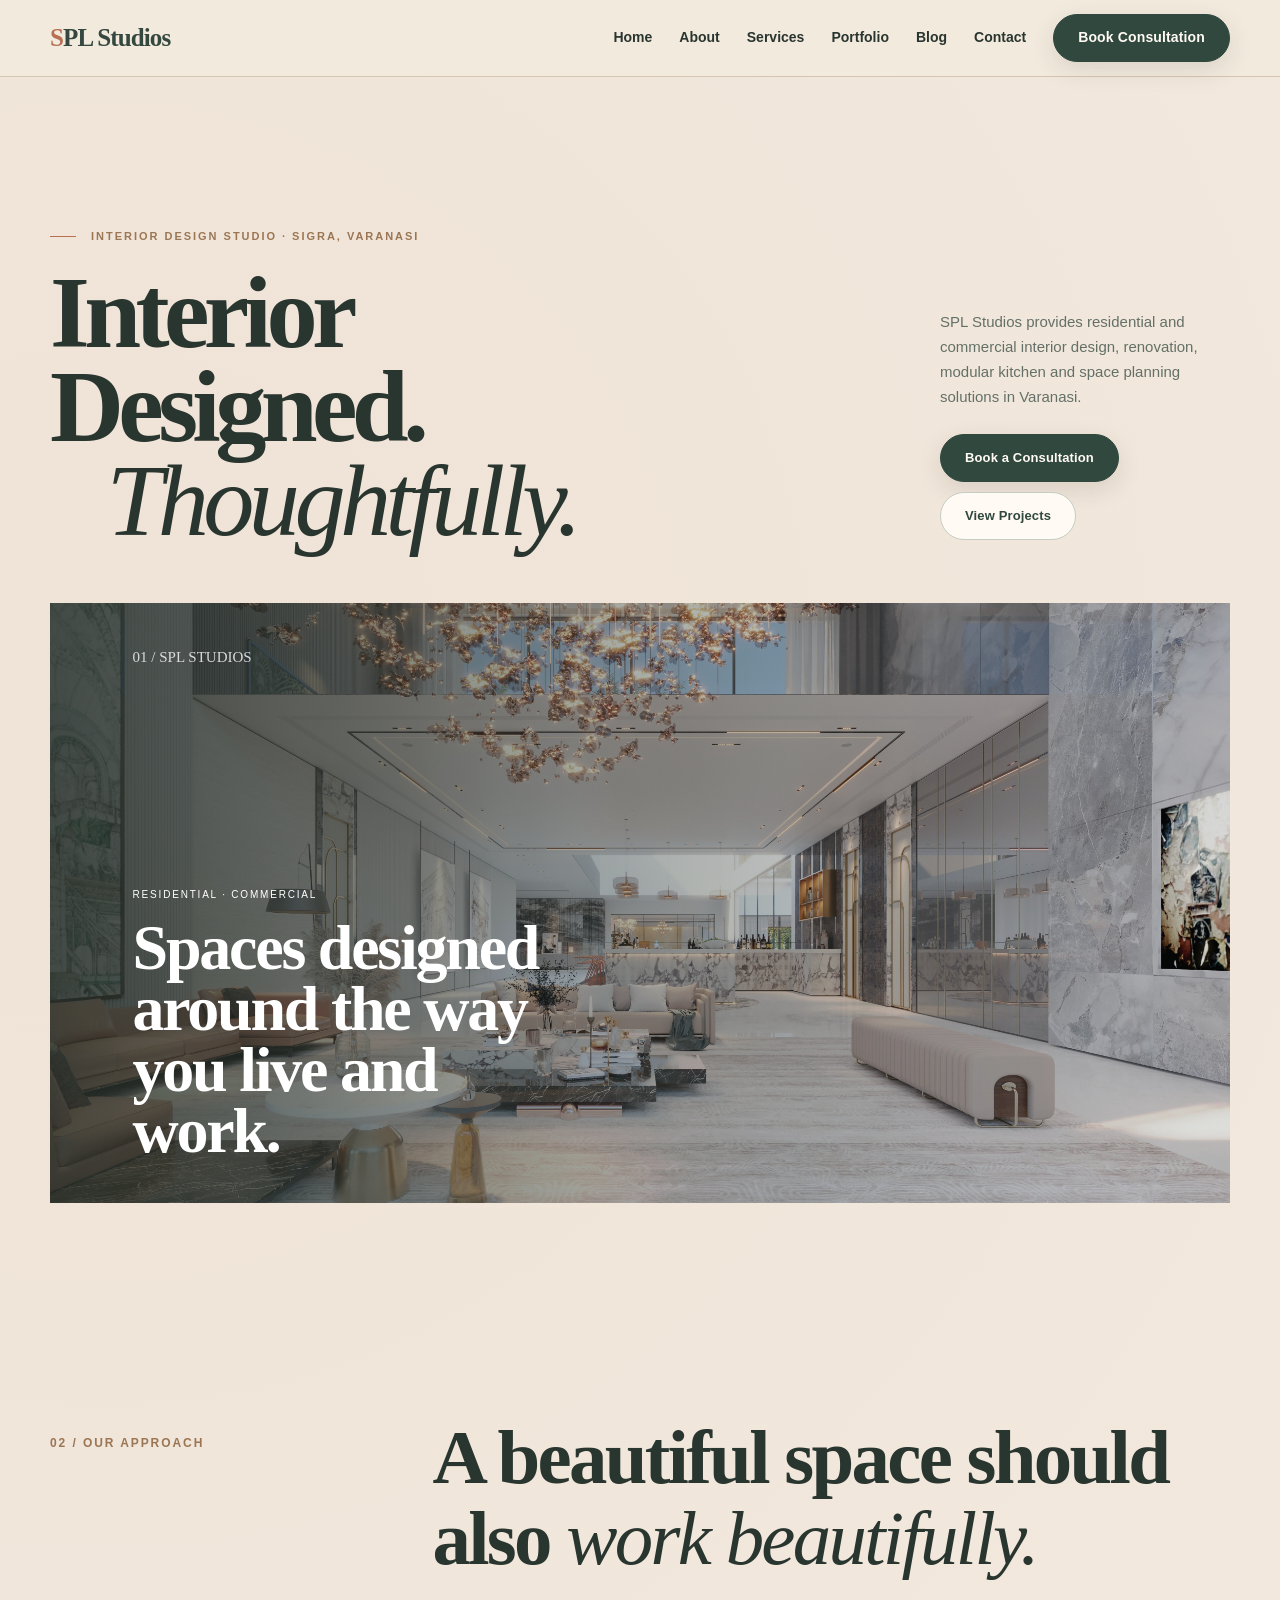
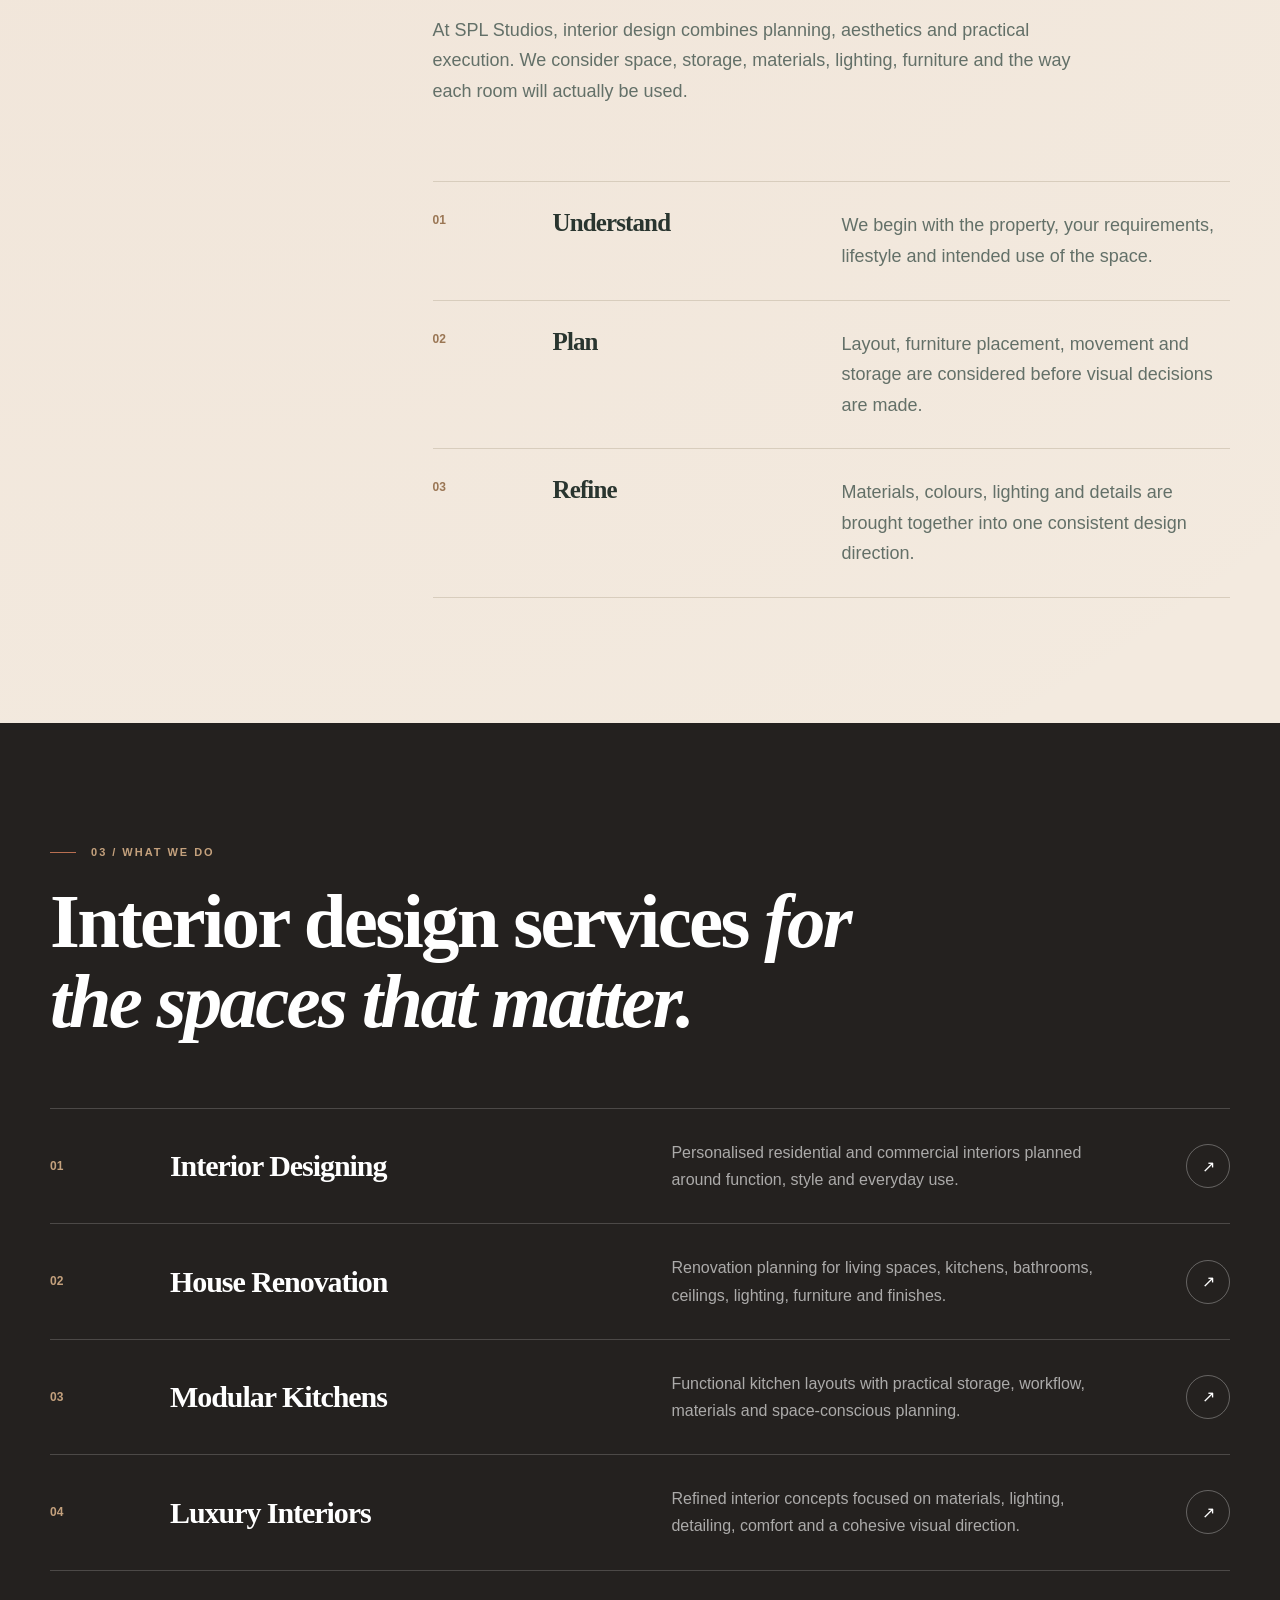
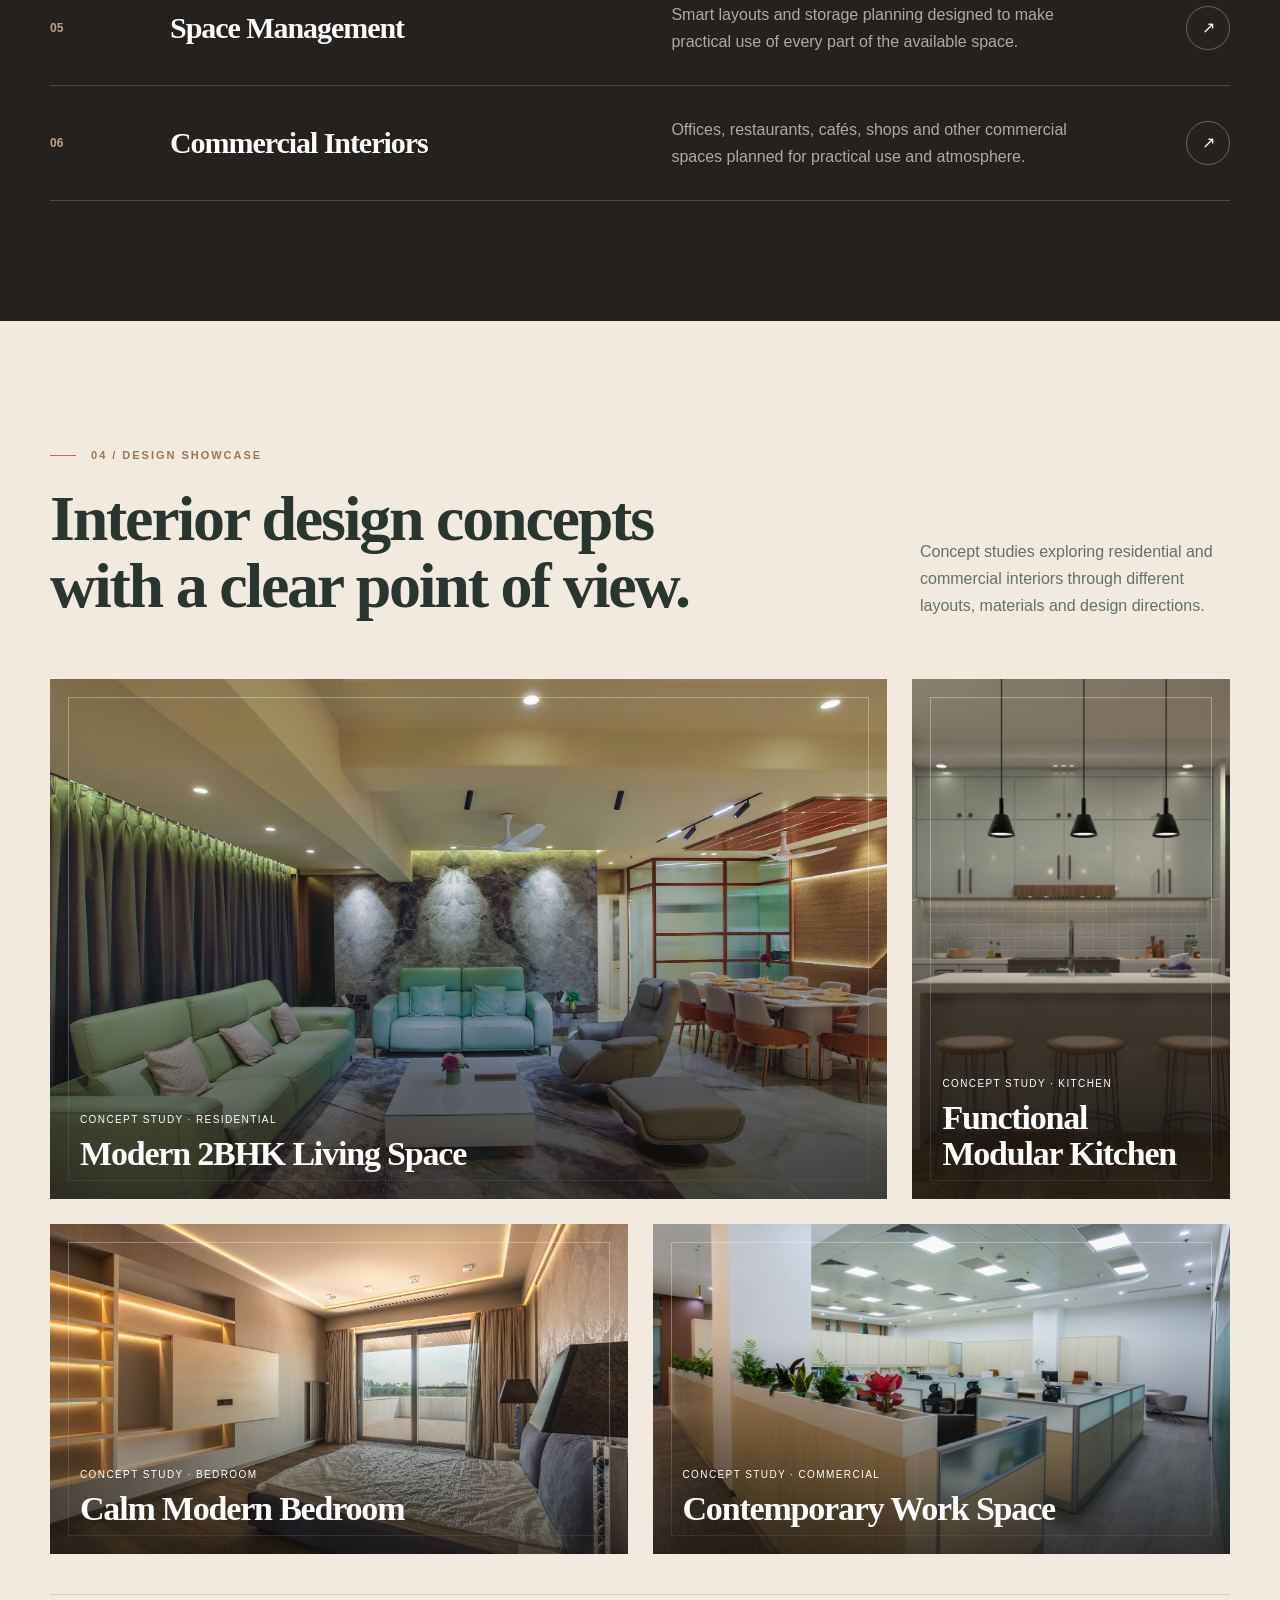
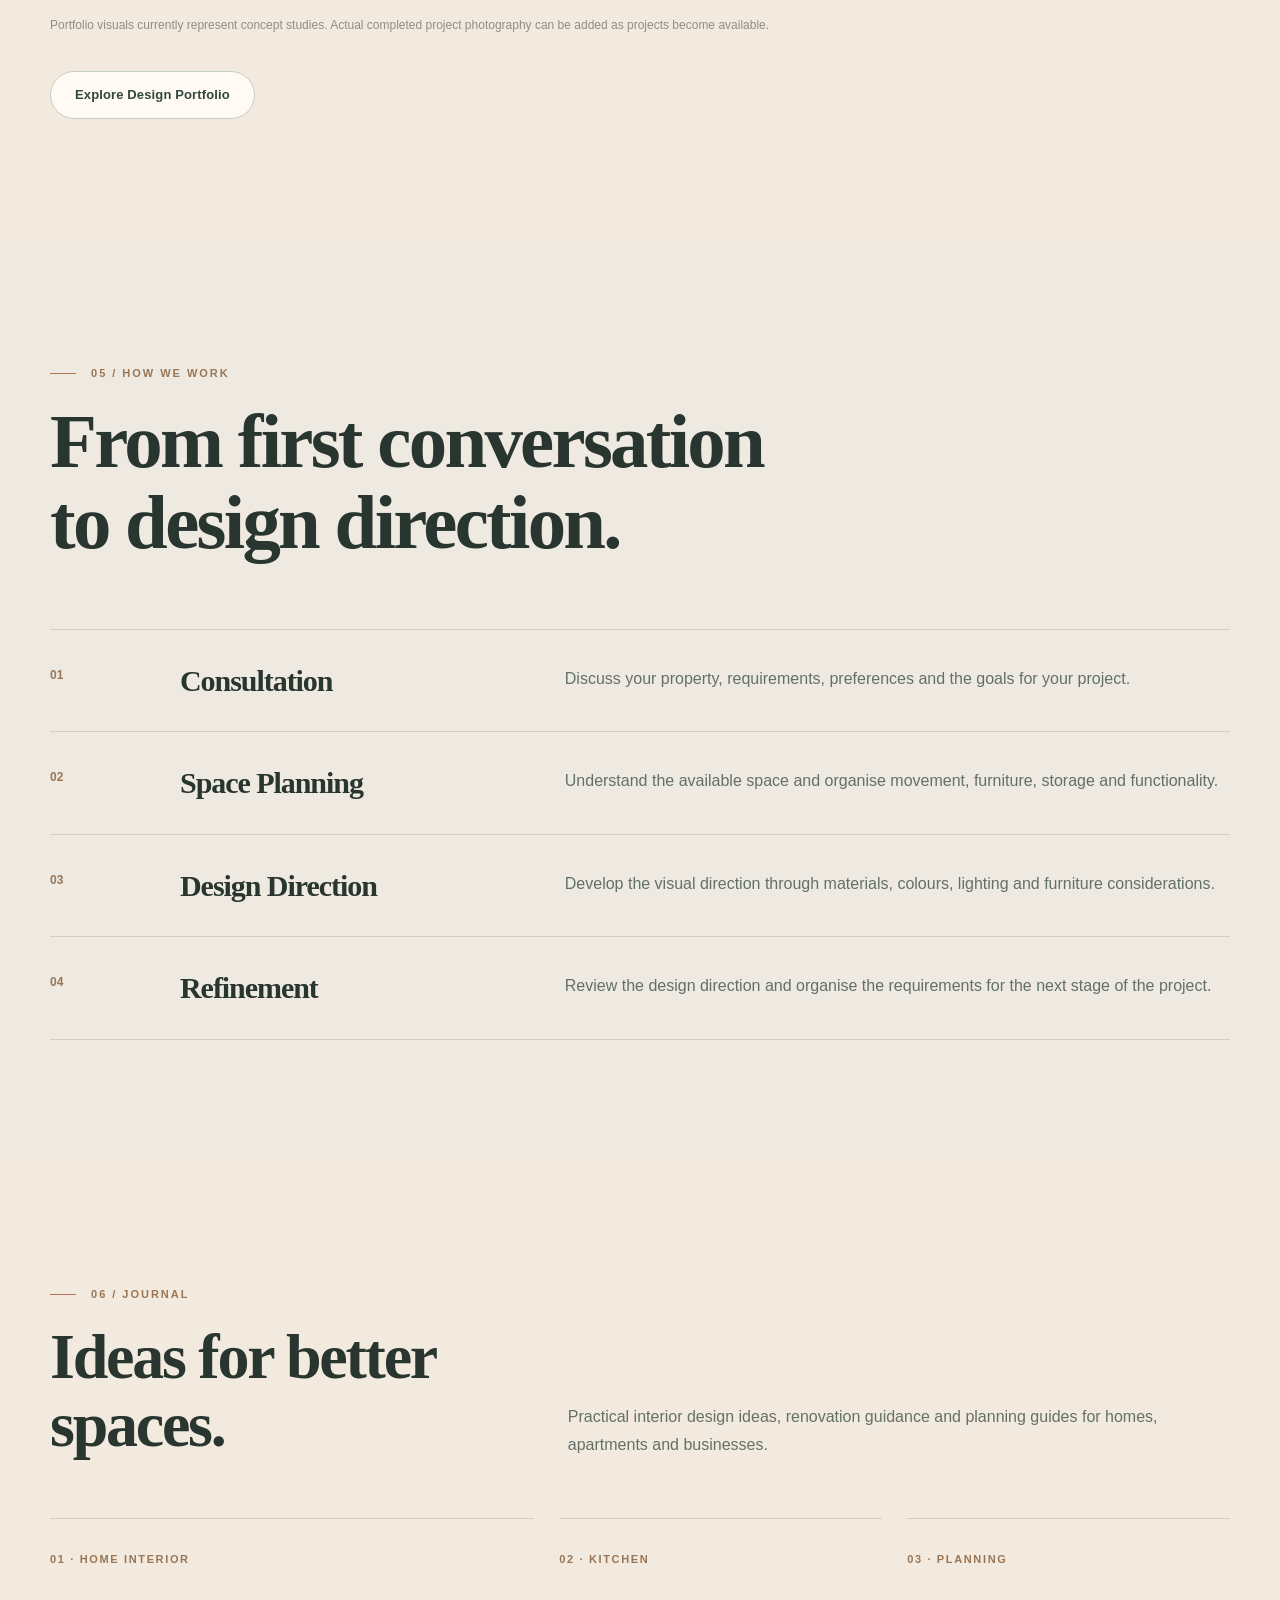
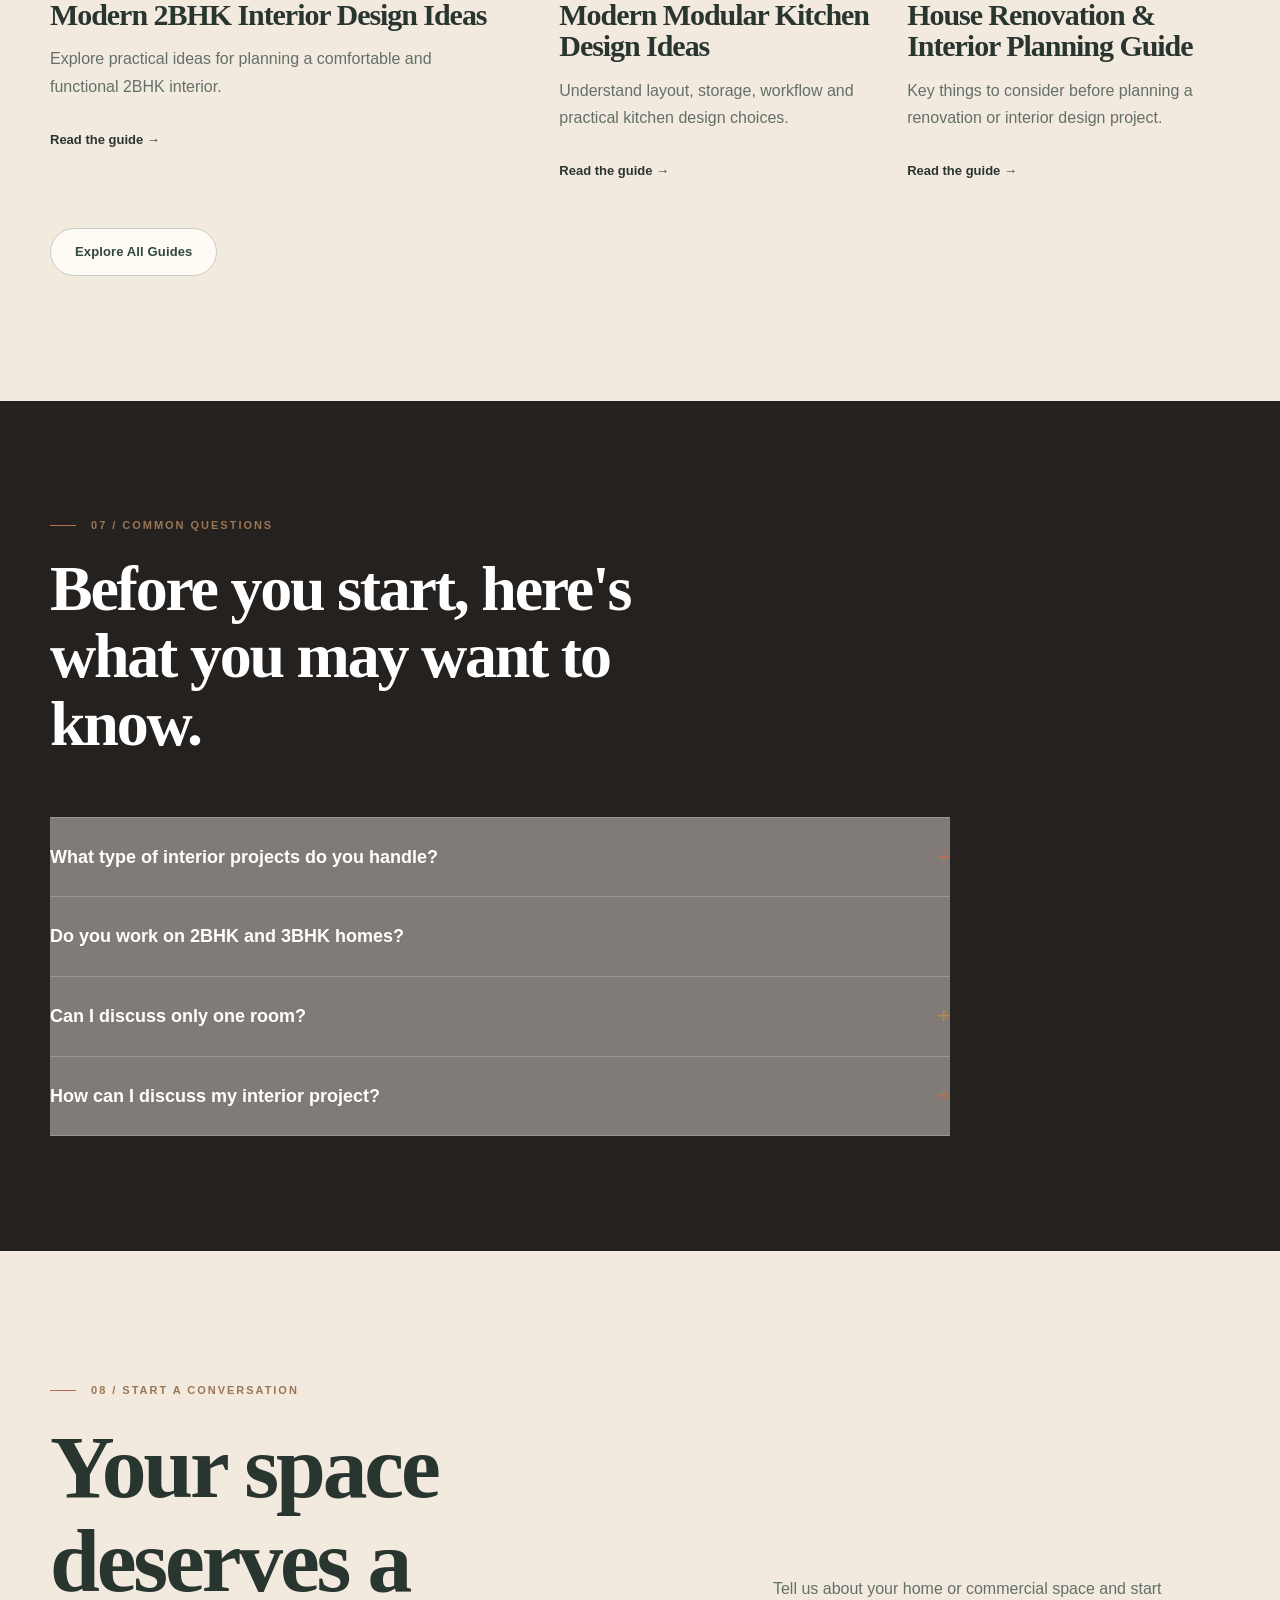
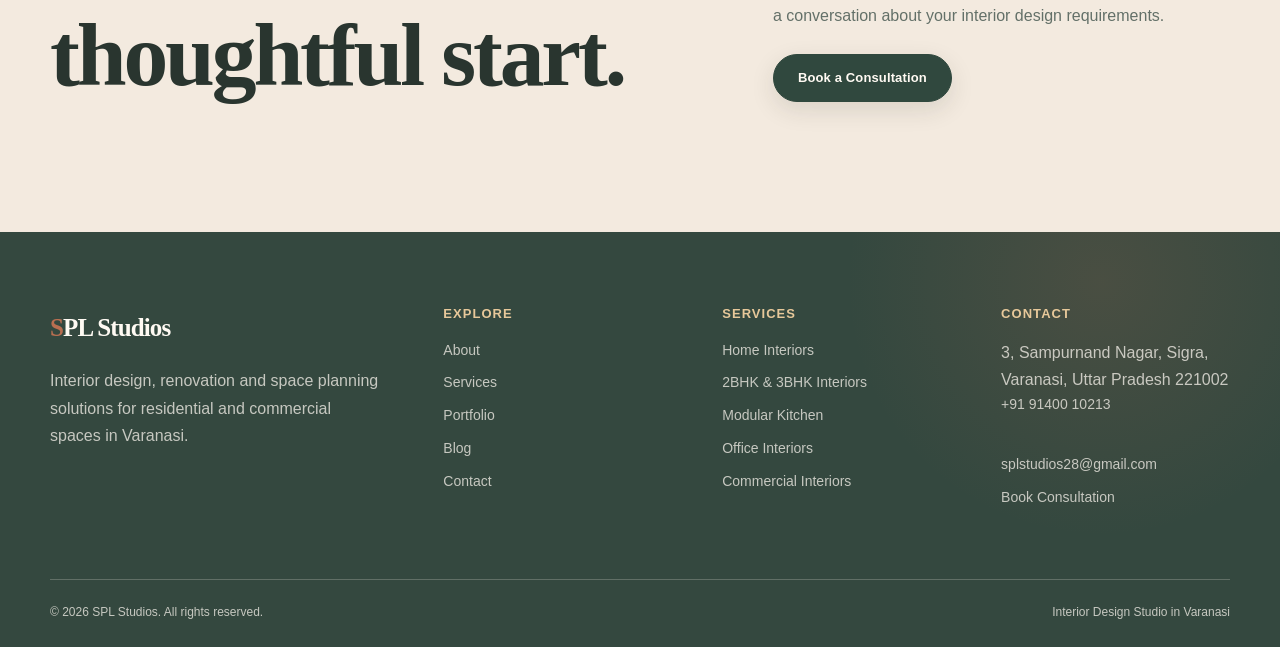
<file: index.html>
<!DOCTYPE html>
<html lang="en-IN">

<head>

    <meta charset="UTF-8">

    <meta name="viewport" content="width=device-width, initial-scale=1.0">
    <meta name="google-site-verification" content="YdbogoncQE-27suPjY1K46vOKfAkdBArykjsUO1lNOI" />

    <title>Interior Designer in Varanasi | SPL Studios</title>

    <meta
        name="description"
        content="Professional interior design solutions in Varanasi for homes, apartments, kitchens, offices and commercial spaces. Book a consultation today."
    >

    <meta name="robots" content="index, follow">

    <!-- Canonical domain configured for SPL Studios -->
    <link
        rel="canonical"
        href="https://splstudios.com/"
    >

    <!-- Open Graph -->
    <meta property="og:type" content="website">

    <meta
        property="og:title"
        content="Interior Designer in Varanasi | SPL Studios"
    >

    <meta
        property="og:description"
        content="Professional interior design solutions in Varanasi for homes, apartments, kitchens, offices and commercial spaces."
    >

    <meta
        property="og:url"
        content="https://splstudios.com/"
    >

    <meta
        property="og:site_name"
        content="SPL Studios"
    >

    <!-- Twitter -->
    <meta
        name="twitter:card"
        content="summary_large_image"
    >

    <meta
        name="twitter:title"
        content="Interior Designer in Varanasi | SPL Studios"
    >

    <meta
        name="twitter:description"
        content="Professional interior design solutions in Varanasi for homes, apartments, kitchens, offices and commercial spaces."
    >

    <link
        rel="stylesheet"
        href="assets/css/style.css"
    >


    <!-- =========================================
         HOME PAGE VISUAL DESIGN
    ========================================== -->

    <style>

        /* -----------------------------------------
           HOME EDITORIAL SYSTEM
        ----------------------------------------- */

        .home-page {
    overflow-x: hidden;
}

        .home-label {
            display: block;
            margin-bottom: 20px;
            color: #9a7654;
            font-size: 11px;
            font-weight: 700;
            letter-spacing: 0.18em;
            text-transform: uppercase;
        }


        /* -----------------------------------------
           HERO
        ----------------------------------------- */

       .editorial-hero {
    padding: 150px 0 90px;
}

        .editorial-hero-top {
            display: flex;
            align-items: flex-end;
            justify-content: space-between;
            gap: 40px;
            margin-bottom: 55px;
        }

        .editorial-hero-title {
            max-width: 850px;
        }

        .editorial-hero-title h1 {
            margin: 0;
            font-size: clamp(58px, 8vw, 112px);
            line-height: 0.92;
            letter-spacing: -0.055em;
        }

        .editorial-hero-title h1 span {
            display: block;
        }

        .editorial-hero-title h1 span:last-child {
            padding-left: 12%;
            font-style: italic;
            font-weight: 400;
        }

        .hero-intro {
            width: 290px;
            padding-bottom: 8px;
        }

        .hero-intro p {
            font-size: 15px;
            line-height: 1.65;
        }

        .hero-intro .hero-actions {
            display: flex;
            flex-wrap: wrap;
            gap: 10px;
            margin-top: 25px;
        }


        /* -----------------------------------------
           HERO VISUAL
        ----------------------------------------- */

        /* -----------------------------------------
   HERO VISUAL — FINAL CLEAN VERSION
   The hero image stays fully visible.
   All decorative overlay boxes/lines are removed.
----------------------------------------- */

        .hero-art {
            position: relative;
            min-height: 600px;
            overflow: hidden;
            background:
                linear-gradient(
                    90deg,
                    rgba(38, 48, 42, 0.82) 0%,
                    rgba(38, 48, 42, 0.42) 45%,
                    rgba(38, 48, 42, 0.10) 100%
                ),
                url("assets/images/home-hero.jpg") center center / cover no-repeat;
        }

        /* Remove the old decorative frame */
        .hero-art::before,
        .hero-art::after {
            display: none !important;
            content: none !important;
        }

        /* Remove the old translucent room/box overlay completely */
        .hero-art-room {
            display: none !important;
        }

        .hero-art-room::before,
        .hero-art-room::after {
            display: none !important;
            content: none !important;
        }

        .hero-art-copy {
            position: absolute;
            left: 7%;
            bottom: 7%;
            max-width: 440px;
            color: white;
        }

        .hero-art-copy small {
            display: block;
            margin-bottom: 15px;
            font-size: 10px;
            letter-spacing: 0.18em;
            text-transform: uppercase;
        }

        .hero-art-copy h2 {
            margin: 0;
            color: white;
            font-size: clamp(40px, 5vw, 70px);
            line-height: 0.95;
        }

        .hero-art-number {
            position: absolute;
            top: 7%;
            left: 7%;
            color: rgba(255,255,255,0.8);
            font-family: Georgia, serif;
            font-size: 15px;
        }


        /* -----------------------------------------
           STATEMENT
        ----------------------------------------- */

        .statement-section {
            padding: 125px 0;
        }

        .statement-layout {
            display: grid;
            grid-template-columns: 0.55fr 1.45fr;
            gap: 80px;
            align-items: start;
        }

        .statement-side {
            padding-top: 10px;
        }

        .statement-side span {
            color: #9a7654;
            font-size: 12px;
            font-weight: 700;
            letter-spacing: 0.16em;
        }

        .statement-main h2 {
            max-width: 850px;
            margin-bottom: 35px;
            font-size: clamp(46px, 6vw, 82px);
        }

        .statement-main h2 em {
            font-weight: 400;
        }

        .statement-main p {
            max-width: 650px;
            font-size: 18px;
        }


        /* -----------------------------------------
           PRINCIPLES
        ----------------------------------------- */

        .principles {
            margin-top: 75px;
            border-top: 1px solid var(--line);
        }

        .principle-row {
            display: grid;
            grid-template-columns: 90px 1fr 1.5fr;
            gap: 30px;
            padding: 28px 0;
            border-bottom: 1px solid var(--line);
        }

        .principle-number {
            color: #9a7654;
            font-size: 12px;
            font-weight: 700;
        }

        .principle-row h3 {
            font-size: 25px;
        }

        .principle-row p {
            max-width: 560px;
        }


        /* -----------------------------------------
           SERVICES EDITORIAL
        ----------------------------------------- */

        .services-editorial {
            padding: 120px 0;
            background: #24211f;
            color: white;
        }

        .services-editorial .home-label {
            color: #c4a17d;
        }

        .services-editorial h2 {
            max-width: 800px;
            color: white;
            margin-bottom: 65px;
            font-size: clamp(48px, 6vw, 84px);
        }

        .service-row {
            display: grid;
            grid-template-columns: 90px 1.1fr 1fr 100px;
            align-items: center;
            gap: 30px;
            padding: 30px 0;
            border-top: 1px solid rgba(255,255,255,0.18);
        }

        .service-row:last-child {
            border-bottom: 1px solid rgba(255,255,255,0.18);
        }

        .service-number {
            color: #c4a17d;
            font-size: 12px;
            font-weight: 700;
        }

        .service-row h3 {
            color: white;
            font-size: 30px;
        }

        .service-row p {
            color: rgba(255,255,255,0.62);
        }

        .service-arrow {
            justify-self: end;
            width: 44px;
            height: 44px;
            display: grid;
            place-items: center;
            border: 1px solid rgba(255,255,255,0.3);
            border-radius: 50%;
            color: white;
            transition: 0.3s ease;
        }

        .service-row:hover .service-arrow {
            background: white;
            color: #24211f;
            transform: rotate(45deg);
        }


        /* -----------------------------------------
           PROJECTS
        ----------------------------------------- */

        .projects-editorial {
            padding: 125px 0;
        }

        .projects-heading {
            display: flex;
            align-items: flex-end;
            justify-content: space-between;
            gap: 40px;
            margin-bottom: 60px;
        }

        .projects-heading h2 {
            max-width: 720px;
        }

        .projects-heading p {
            max-width: 310px;
        }

        .project-feature {
            display: grid;
            grid-template-columns: 1.45fr 0.55fr;
            gap: 25px;
            margin-bottom: 25px;
        }

        .project-small-grid {
            display: grid;
            grid-template-columns: 1fr 1fr;
            gap: 25px;
        }

        .editorial-project {
            position: relative;
            min-height: 520px;
            overflow: hidden;
            background: #806c5b;
        }

        .editorial-project.small {
            min-height: 330px;
        }

        .project-image {
            position: absolute;
            inset: 0;
            z-index: 0;
            overflow: hidden;
        }

        .project-image img {
            width: 100%;
            height: 100%;
            display: block;
            object-fit: cover;
            object-position: center;
            transition: transform 0.6s ease;
        }

        .editorial-project::before {
            content: "";
            position: absolute;
            inset: 0;
            z-index: 1;
            background: linear-gradient(180deg, rgba(20,18,16,0.02) 35%, rgba(20,18,16,0.72) 100%);
            pointer-events: none;
        }

        .editorial-project:hover .project-image img {
            transform: scale(1.035);
        }

        .editorial-project::after {
            content: "";
            position: absolute;
            inset: 18px;
            border: 1px solid rgba(255,255,255,0.32);
            pointer-events: none;
        }

        .project-overlay {
            position: absolute;
            z-index: 2;
            left: 30px;
            right: 30px;
            bottom: 28px;
            color: white;
        }

        .project-overlay small {
            display: block;
            margin-bottom: 8px;
            font-size: 10px;
            letter-spacing: 0.14em;
            text-transform: uppercase;
        }

        .project-overlay h3 {
            color: white;
            font-size: 34px;
        }

        .project-note {
            margin-top: 40px;
            padding-top: 20px;
            border-top: 1px solid var(--line);
            color: var(--text-soft);
            font-size: 12px;
        }


        /* -----------------------------------------
           PROCESS
        ----------------------------------------- */

        .process-editorial {
            padding: 120px 0;
            background: #eeeae2;
        }

        .process-heading {
            max-width: 780px;
            margin-bottom: 65px;
        }

        .process-heading h2 {
            font-size: clamp(48px, 6vw, 80px);
        }

        .process-list {
            border-top: 1px solid var(--line);
        }

        .process-row {
            display: grid;
            grid-template-columns: 100px 0.8fr 1.5fr;
            gap: 30px;
            padding: 35px 0;
            border-bottom: 1px solid var(--line);
        }

        .process-row-number {
            color: #9a7654;
            font-size: 12px;
            font-weight: 700;
        }

        .process-row h3 {
            font-size: 30px;
        }


        /* -----------------------------------------
           BLOG
        ----------------------------------------- */

        .journal-section {
            padding: 125px 0;
        }

        .journal-heading {
            display: flex;
            justify-content: space-between;
            align-items: flex-end;
            gap: 40px;
            margin-bottom: 60px;
        }

        .journal-heading h2 {
            max-width: 700px;
        }

        .journal-grid {
            display: grid;
            grid-template-columns: 1.5fr 1fr 1fr;
            gap: 25px;
        }

        .journal-item {
            border-top: 1px solid var(--line);
            padding-top: 25px;
        }

        .journal-item:first-child {
            padding-right: 35px;
        }

        .journal-number {
            color: #9a7654;
            font-size: 11px;
            font-weight: 700;
            letter-spacing: 0.15em;
        }

        .journal-item h3 {
            margin: 28px 0 15px;
            font-size: 30px;
        }

        .journal-item p {
            margin-bottom: 25px;
        }

        .journal-item a {
            font-size: 13px;
            font-weight: 700;
        }


        /* -----------------------------------------
           FAQ
        ----------------------------------------- */

        .faq-editorial {
            padding: 115px 0;
            background: #24211f;
            color: white;
        }

        .faq-editorial h2 {
            color: white;
            max-width: 700px;
            margin-bottom: 60px;
        }

        .faq-editorial .faq-list {
            max-width: 900px;
        }

        .faq-editorial .faq-list details {
            border-color: rgba(255,255,255,0.18);
        }

        .faq-editorial .faq-list summary {
            color: white;
            font-size: 18px;
        }

        .faq-editorial .faq-list details p {
            color: rgba(255,255,255,0.62);
        }


        /* -----------------------------------------
           FINAL CTA
        ----------------------------------------- */

        .final-editorial-cta {
            padding: 130px 0;
        }

        .final-cta-inner {
            display: grid;
            grid-template-columns: 1fr 0.7fr;
            gap: 70px;
            align-items: end;
        }

        .final-cta-inner h2 {
            max-width: 800px;
            font-size: clamp(52px, 7vw, 94px);
        }

        .final-cta-copy p {
            max-width: 400px;
            margin-bottom: 25px;
        }


        /* -----------------------------------------
           RESPONSIVE
        ----------------------------------------- */

        @media (max-width: 900px) {

            .editorial-hero-top,
            .projects-heading,
            .journal-heading {
                flex-direction: column;
                align-items: flex-start;
            }

            .hero-intro {
                width: 100%;
                max-width: 550px;
            }

            .statement-layout {
                grid-template-columns: 1fr;
                gap: 30px;
            }

            .principle-row {
                grid-template-columns: 70px 1fr;
            }

            .principle-row p {
                grid-column: 2;
            }

            .service-row {
                grid-template-columns: 60px 1fr 55px;
            }

            .service-row p {
                grid-column: 2;
            }

            .project-feature {
                grid-template-columns: 1fr;
            }

            .journal-grid {
                grid-template-columns: 1fr 1fr;
            }

            .journal-item:first-child {
                grid-column: span 2;
                padding-right: 0;
            }

            .final-cta-inner {
                grid-template-columns: 1fr;
                gap: 40px;
            }
        }


        @media (max-width: 700px) {

            .editorial-hero {
                padding: 115px 0 70px;
            }

            .editorial-hero-title h1 {
                font-size: clamp(50px, 14vw, 75px);
            }

            .editorial-hero-title h1 span:last-child {
                padding-left: 4%;
            }

            .hero-art {
                min-height: 430px;
            }

           .hero-art-room {
    display: none;
}

            .statement-section,
            .projects-editorial,
            .journal-section,
            .final-editorial-cta {
                padding: 80px 0;
            }

            .services-editorial,
            .process-editorial,
            .faq-editorial {
                padding: 80px 0;
            }

            .principle-row {
                grid-template-columns: 50px 1fr;
                gap: 15px;
            }

            .principle-row p {
                grid-column: 2;
            }

            .service-row {
                grid-template-columns: 45px 1fr 42px;
                gap: 15px;
            }

            .service-row h3 {
                font-size: 23px;
            }

            .service-row p {
                grid-column: 2 / 4;
            }

            .project-small-grid {
                grid-template-columns: 1fr;
            }

            .editorial-project,
            .editorial-project.small {
                min-height: 350px;
            }

            .journal-grid {
                grid-template-columns: 1fr;
            }

            .journal-item:first-child {
                grid-column: span 1;
            }

            .process-row {
                grid-template-columns: 55px 1fr;
                gap: 15px;
            }

            .process-row p {
                grid-column: 2;
            }

            .process-row h3 {
                font-size: 25px;
            }

            .final-cta-inner h2 {
                font-size: clamp(48px, 13vw, 68px);
            }

        }

    </style>

</head>


<body class="home-page">


    <!-- =========================================
         HEADER
    ========================================== -->

    <header class="site-header">

        <div class="container navbar">

            <a
                href="./"
                class="logo"
                aria-label="SPL Studios Home"
            >
                SPL Studios
            </a>


            <button
                class="menu-toggle"
                type="button"
                aria-label="Open navigation menu"
                aria-expanded="false"
                aria-controls="main-navigation"
            >
                ☰
            </button>


            <nav
                id="main-navigation"
                class="nav-links"
                aria-label="Main navigation"
            >

                <a href="./">
                    Home
                </a>

                <a href="about/">
                    About
                </a>

                <a href="services/">
                    Services
                </a>

                <a href="portfolio/">
                    Portfolio
                </a>

                <a href="blog/">
                    Blog
                </a>

                <a href="contact/">
                    Contact
                </a>

                <a
                    href="contact/#booking"
                    class="btn btn-primary"
                >
                    Book Consultation
                </a>

            </nav>

        </div>

    </header>



    <main>


        <!-- =========================================
             HERO
        ========================================== -->

        <section class="editorial-hero">

            <div class="container">

                <div class="editorial-hero-top">

                    <div class="editorial-hero-title">

                        <span class="home-label">
                            Interior Design Studio · Sigra, Varanasi
                        </span>

                        <h1>

                            <span>
                                Interior
                            </span>

                            <span>
                                Designed.
                            </span>

                            <span>
                                Thoughtfully.
                            </span>

                        </h1>

                    </div>


                    <div class="hero-intro">

                        <p>
                            SPL Studios provides residential and commercial interior design,
                            renovation, modular kitchen and space planning solutions
                            in Varanasi.
                        </p>


                        <div class="hero-actions">

                            <a
                                href="contact/#booking"
                                class="btn btn-primary"
                            >
                                Book a Consultation
                            </a>

                            <a
                                href="portfolio/"
                                class="btn btn-secondary"
                            >
                                View Projects
                            </a>

                        </div>

                    </div>

                </div>


                <div class="hero-art">

                    <span class="hero-art-number">
                        01 / SPL STUDIOS
                    </span>


                    <div class="hero-art-room"></div>


                    <div class="hero-art-copy">

                        <small>
                            Residential · Commercial
                        </small>

                        <h2>
                            Spaces designed around the way you live and work.
                        </h2>

                    </div>

                </div>

            </div>

        </section>



        <!-- =========================================
             STATEMENT
        ========================================== -->

        <section class="statement-section">

            <div class="container">

                <div class="statement-layout">

                    <div class="statement-side">

                        <span>
                            02 / OUR APPROACH
                        </span>

                    </div>


                    <div class="statement-main">

                        <h2>
                            A beautiful space should also
                            <em>work beautifully.</em>
                        </h2>

                        <p>
                            At SPL Studios, interior design combines planning, aesthetics and practical
                            execution. We consider space, storage, materials, lighting,
                            furniture and the way each room will actually be used.
                        </p>


                        <div class="principles">

                            <div class="principle-row">

                                <span class="principle-number">
                                    01
                                </span>

                                <h3>
                                    Understand
                                </h3>

                                <p>
                                    We begin with the property, your
                                    requirements, lifestyle and intended use
                                    of the space.
                                </p>

                            </div>


                            <div class="principle-row">

                                <span class="principle-number">
                                    02
                                </span>

                                <h3>
                                    Plan
                                </h3>

                                <p>
                                    Layout, furniture placement, movement and
                                    storage are considered before visual
                                    decisions are made.
                                </p>

                            </div>


                            <div class="principle-row">

                                <span class="principle-number">
                                    03
                                </span>

                                <h3>
                                    Refine
                                </h3>

                                <p>
                                    Materials, colours, lighting and details
                                    are brought together into one consistent
                                    design direction.
                                </p>

                            </div>

                        </div>

                    </div>

                </div>

            </div>

        </section>



        <!-- =========================================
             SERVICES
        ========================================== -->

        <section class="services-editorial">

            <div class="container">

                <span class="home-label">
                    03 / WHAT WE DO
                </span>

                <h2>
                    Interior design services
                    <em>for the spaces that matter.</em>
                </h2>


                <div class="service-list">

                    <a href="services/" class="service-row">
                        <span class="service-number">01</span>
                        <h3>Interior Designing</h3>
                        <p>Personalised residential and commercial interiors planned around function, style and everyday use.</p>
                        <span class="service-arrow">↗</span>
                    </a>

                    <a href="services/" class="service-row">
                        <span class="service-number">02</span>
                        <h3>House Renovation</h3>
                        <p>Renovation planning for living spaces, kitchens, bathrooms, ceilings, lighting, furniture and finishes.</p>
                        <span class="service-arrow">↗</span>
                    </a>

                    <a href="services/" class="service-row">
                        <span class="service-number">03</span>
                        <h3>Modular Kitchens</h3>
                        <p>Functional kitchen layouts with practical storage, workflow, materials and space-conscious planning.</p>
                        <span class="service-arrow">↗</span>
                    </a>

                    <a href="services/" class="service-row">
                        <span class="service-number">04</span>
                        <h3>Luxury Interiors</h3>
                        <p>Refined interior concepts focused on materials, lighting, detailing, comfort and a cohesive visual direction.</p>
                        <span class="service-arrow">↗</span>
                    </a>

                    <a href="services/" class="service-row">
                        <span class="service-number">05</span>
                        <h3>Space Management</h3>
                        <p>Smart layouts and storage planning designed to make practical use of every part of the available space.</p>
                        <span class="service-arrow">↗</span>
                    </a>

                    <a href="services/" class="service-row">
                        <span class="service-number">06</span>
                        <h3>Commercial Interiors</h3>
                        <p>Offices, restaurants, cafés, shops and other commercial spaces planned for practical use and atmosphere.</p>
                        <span class="service-arrow">↗</span>
                    </a>

                </div></div>

            </div>

        </section>



        <!-- =========================================
             PROJECTS
        ========================================== -->

        <section class="projects-editorial">

            <div class="container">

                <div class="projects-heading">

                    <div>

                        <span class="home-label">
                            04 / DESIGN SHOWCASE
                        </span>

                        <h2>
                            Interior design concepts
                            with a clear point of view.
                        </h2>

                    </div>


                    <p>
                        Concept studies exploring residential and commercial
                        interiors through different layouts, materials and
                        design directions.
                    </p>

                </div>


                <div class="project-feature">


                    <article class="editorial-project">

                        <div class="project-image">
                            <img
                                src="assets/images/living-1.jpg"
                                alt="Modern living room interior concept"
                                loading="lazy"
                            >
                        </div>

                        <div class="project-overlay">

                            <small>
                                Concept Study · Residential
                            </small>

                            <h3>
                                Modern 2BHK Living Space
                            </h3>

                        </div>

                    </article>


                    <article class="editorial-project">

                        <div class="project-image">
                            <img
                                src="assets/images/kitchen-1.jpg"
                                alt="Modern modular kitchen interior concept"
                                loading="lazy"
                            >
                        </div>

                        <div class="project-overlay">

                            <small>
                                Concept Study · Kitchen
                            </small>

                            <h3>
                                Functional Modular Kitchen
                            </h3>

                        </div>

                    </article>


                </div>


                <div class="project-small-grid">


                    <article class="editorial-project small">

                        <div class="project-image">
                            <img
                                src="assets/images/bedroom-1.jpg"
                                alt="Calm modern bedroom interior concept"
                                loading="lazy"
                            >
                        </div>

                        <div class="project-overlay">

                            <small>
                                Concept Study · Bedroom
                            </small>

                            <h3>
                                Calm Modern Bedroom
                            </h3>

                        </div>

                    </article>


                    <article class="editorial-project small">

                        <div class="project-image">
                            <img
                                src="assets/images/office-1.jpg"
                                alt="Contemporary office interior concept"
                                loading="lazy"
                            >
                        </div>

                        <div class="project-overlay">

                            <small>
                                Concept Study · Commercial
                            </small>

                            <h3>
                                Contemporary Work Space
                            </h3>

                        </div>

                    </article>


                </div>


                <p class="project-note">
                    Portfolio visuals currently represent concept studies.
                    Actual completed project photography can be added as
                    projects become available.
                </p>


                <div style="margin-top:35px;">

                    <a
                        href="portfolio/"
                        class="btn btn-secondary"
                    >
                        Explore Design Portfolio
                    </a>

                </div>

            </div>

        </section>



        <!-- =========================================
             PROCESS
        ========================================== -->

        <section class="process-editorial">

            <div class="container">

                <div class="process-heading">

                    <span class="home-label">
                        05 / HOW WE WORK
                    </span>

                    <h2>
                        From first conversation
                        to design direction.
                    </h2>

                </div>


                <div class="process-list">


                    <div class="process-row">

                        <span class="process-row-number">
                            01
                        </span>

                        <h3>
                            Consultation
                        </h3>

                        <p>
                            Discuss your property, requirements, preferences
                            and the goals for your project.
                        </p>

                    </div>


                    <div class="process-row">

                        <span class="process-row-number">
                            02
                        </span>

                        <h3>
                            Space Planning
                        </h3>

                        <p>
                            Understand the available space and organise
                            movement, furniture, storage and functionality.
                        </p>

                    </div>


                    <div class="process-row">

                        <span class="process-row-number">
                            03
                        </span>

                        <h3>
                            Design Direction
                        </h3>

                        <p>
                            Develop the visual direction through materials,
                            colours, lighting and furniture considerations.
                        </p>

                    </div>


                    <div class="process-row">

                        <span class="process-row-number">
                            04
                        </span>

                        <h3>
                            Refinement
                        </h3>

                        <p>
                            Review the design direction and organise the
                            requirements for the next stage of the project.
                        </p>

                    </div>


                </div>

            </div>

        </section>



        <!-- =========================================
             BLOG
        ========================================== -->

        <section class="journal-section">

            <div class="container">

                <div class="journal-heading">

                    <div>

                        <span class="home-label">
                            06 / JOURNAL
                        </span>

                        <h2>
                            Ideas for better
                            spaces.
                        </h2>

                    </div>


                    <p>
                        Practical interior design ideas, renovation guidance and planning guides
                        for homes, apartments and businesses.
                    </p>

                </div>


                <div class="journal-grid">


                    <article class="journal-item">

                        <span class="journal-number">
                            01 · HOME INTERIOR
                        </span>

                        <h3>
                            Modern 2BHK Interior Design Ideas
                        </h3>

                        <p>
                            Explore practical ideas for planning a comfortable
                            and functional 2BHK interior.
                        </p>

                        <a href="blog/#2bhk">
                            Read the guide →
                        </a>

                    </article>


                    <article class="journal-item">

                        <span class="journal-number">
                            02 · KITCHEN
                        </span>

                        <h3>
                            Modern Modular Kitchen Design Ideas
                        </h3>

                        <p>
                            Understand layout, storage, workflow and practical
                            kitchen design choices.
                        </p>

                        <a href="blog/#kitchen">
                            Read the guide →
                        </a>

                    </article>


                    <article class="journal-item">

                        <span class="journal-number">
                            03 · PLANNING
                        </span>

                        <h3>
                            House Renovation &amp; Interior Planning Guide
                        </h3>

                        <p>
                            Key things to consider before planning a renovation or interior
                            design project.
                        </p>

                        <a href="blog/#cost-planning">
                            Read the guide →
                        </a>

                    </article>


                </div>


                <div style="margin-top:45px;">

                    <a
                        href="blog/"
                        class="btn btn-secondary"
                    >
                        Explore All Guides
                    </a>

                </div>

            </div>

        </section>



        <!-- =========================================
             FAQ
        ========================================== -->

        <section class="faq-editorial">

            <div class="container">

                <span class="home-label">
                    07 / COMMON QUESTIONS
                </span>

                <h2>
                    Before you start,
                    here's what you may want to know.
                </h2>


                <div class="faq-list">


                    <details>

                        <summary>
                            What type of interior projects do you handle?
                        </summary>

                        <p>
                            SPL Studios works across residential and commercial interiors, including homes,
                            apartments, kitchens, bedrooms, living rooms, offices,
                            restaurants and other commercial spaces.
                        </p>

                    </details>


                    <details>

                        <summary>
                            Do you work on 2BHK and 3BHK homes?
                        </summary>

                        <p>
                            Yes. Apartment interiors can include space planning, furniture layouts,
                            storage, modular kitchens, bedrooms, living areas and
                            other room-by-room requirements.
                        </p>

                    </details>


                    <details>

                        <summary>
                            Can I discuss only one room?
                        </summary>

                        <p>
                            Yes. You can discuss an individual space such as
                            a living room, bedroom or kitchen as well as a
                            larger home or commercial project.
                        </p>

                    </details>


                    <details>

                        <summary>
                            How can I discuss my interior project?
                        </summary>

                        <p>
                            You can use the consultation form to share your
                            property details, requirements and project goals.
                        </p>

                    </details>


                </div>

            </div>

        </section>



        <!-- =========================================
             FINAL CTA
        ========================================== -->

        <section class="final-editorial-cta">

            <div class="container">

                <div class="final-cta-inner">


                    <div>

                        <span class="home-label">
                            08 / START A CONVERSATION
                        </span>

                        <h2>
                            Your space
                            deserves a
                            thoughtful start.
                        </h2>

                    </div>


                    <div class="final-cta-copy">

                        <p>
                            Tell us about your home or commercial space and
                            start a conversation about your interior design
                            requirements.
                        </p>

                        <a
                            href="contact/#booking"
                            class="btn btn-primary"
                        >
                            Book a Consultation
                        </a>

                    </div>


                </div>

            </div>

        </section>


    </main>



    <!-- =========================================
         FOOTER
    ========================================== -->

    <footer class="site-footer">

        <div class="container footer-grid">


            <div>

                <a
                    href="./"
                    class="logo"
                >
                    SPL Studios
                </a>

                <p>
                    Interior design, renovation and space planning solutions for residential
                    and commercial spaces in Varanasi.
                </p>

            </div>


            <div>

                <h3>
                    Explore
                </h3>

                <a href="about/">
                    About
                </a>

                <a href="services/">
                    Services
                </a>

                <a href="portfolio/">
                    Portfolio
                </a>

                <a href="blog/">
                    Blog
                </a>

                <a href="contact/">
                    Contact
                </a>

            </div>


            <div>

                <h3>
                    Services
                </h3>

                <a href="services/">
                    Home Interiors
                </a>

                <a href="services/">
                    2BHK &amp; 3BHK Interiors
                </a>

                <a href="services/">
                    Modular Kitchen
                </a>

                <a href="services/">
                    Office Interiors
                </a>

                <a href="services/">
                    Commercial Interiors
                </a>

            </div>


            <div>

                <h3>
                    Contact
                </h3>

                <p>
                    3, Sampurnand Nagar, Sigra,<br>
                    Varanasi, Uttar Pradesh 221002
                </p>

                <p>
                    <a href="tel:+919140010213">+91 91400 10213</a><br>
                    <a href="mailto:splstudios28@gmail.com">splstudios28@gmail.com</a>
                </p>

                <a href="contact/#booking">
                    Book Consultation
                </a>

            </div>


        </div>


        <div class="container footer-bottom">

            <p>
                © <span id="current-year"></span>
                SPL Studios. All rights reserved.
            </p>

            <p>
                Interior Design Studio in Varanasi
            </p>

        </div>

    </footer>



    <!-- =========================================
         STRUCTURED DATA
    ========================================== -->
    <script type="application/ld+json">
    {
        "@context": "https://schema.org",
        "@type": "WebSite",
        "name": "SPL Studios",
        "url": "https://splstudios.com/",
        "description": "SPL Studios provides interior design and renovation solutions for residential and commercial spaces in Varanasi."
    }
    </script>

    <script type="application/ld+json">
    {
        "@context": "https://schema.org",
        "@type": "LocalBusiness",
        "name": "SPL Studios",
        "url": "https://splstudios.com/",
        "telephone": "+91 91400 10213",
        "email": "splstudios28@gmail.com",
        "address": {
            "@type": "PostalAddress",
            "streetAddress": "3, Sampurnand Nagar, Sigra",
            "addressLocality": "Varanasi",
            "addressRegion": "Uttar Pradesh",
            "postalCode": "221002",
            "addressCountry": "IN"
        },
        "areaServed": {
            "@type": "City",
            "name": "Varanasi"
        }
    }
    </script>
<script src="assets/js/script.js"></script>

</body>

</html>
</file>
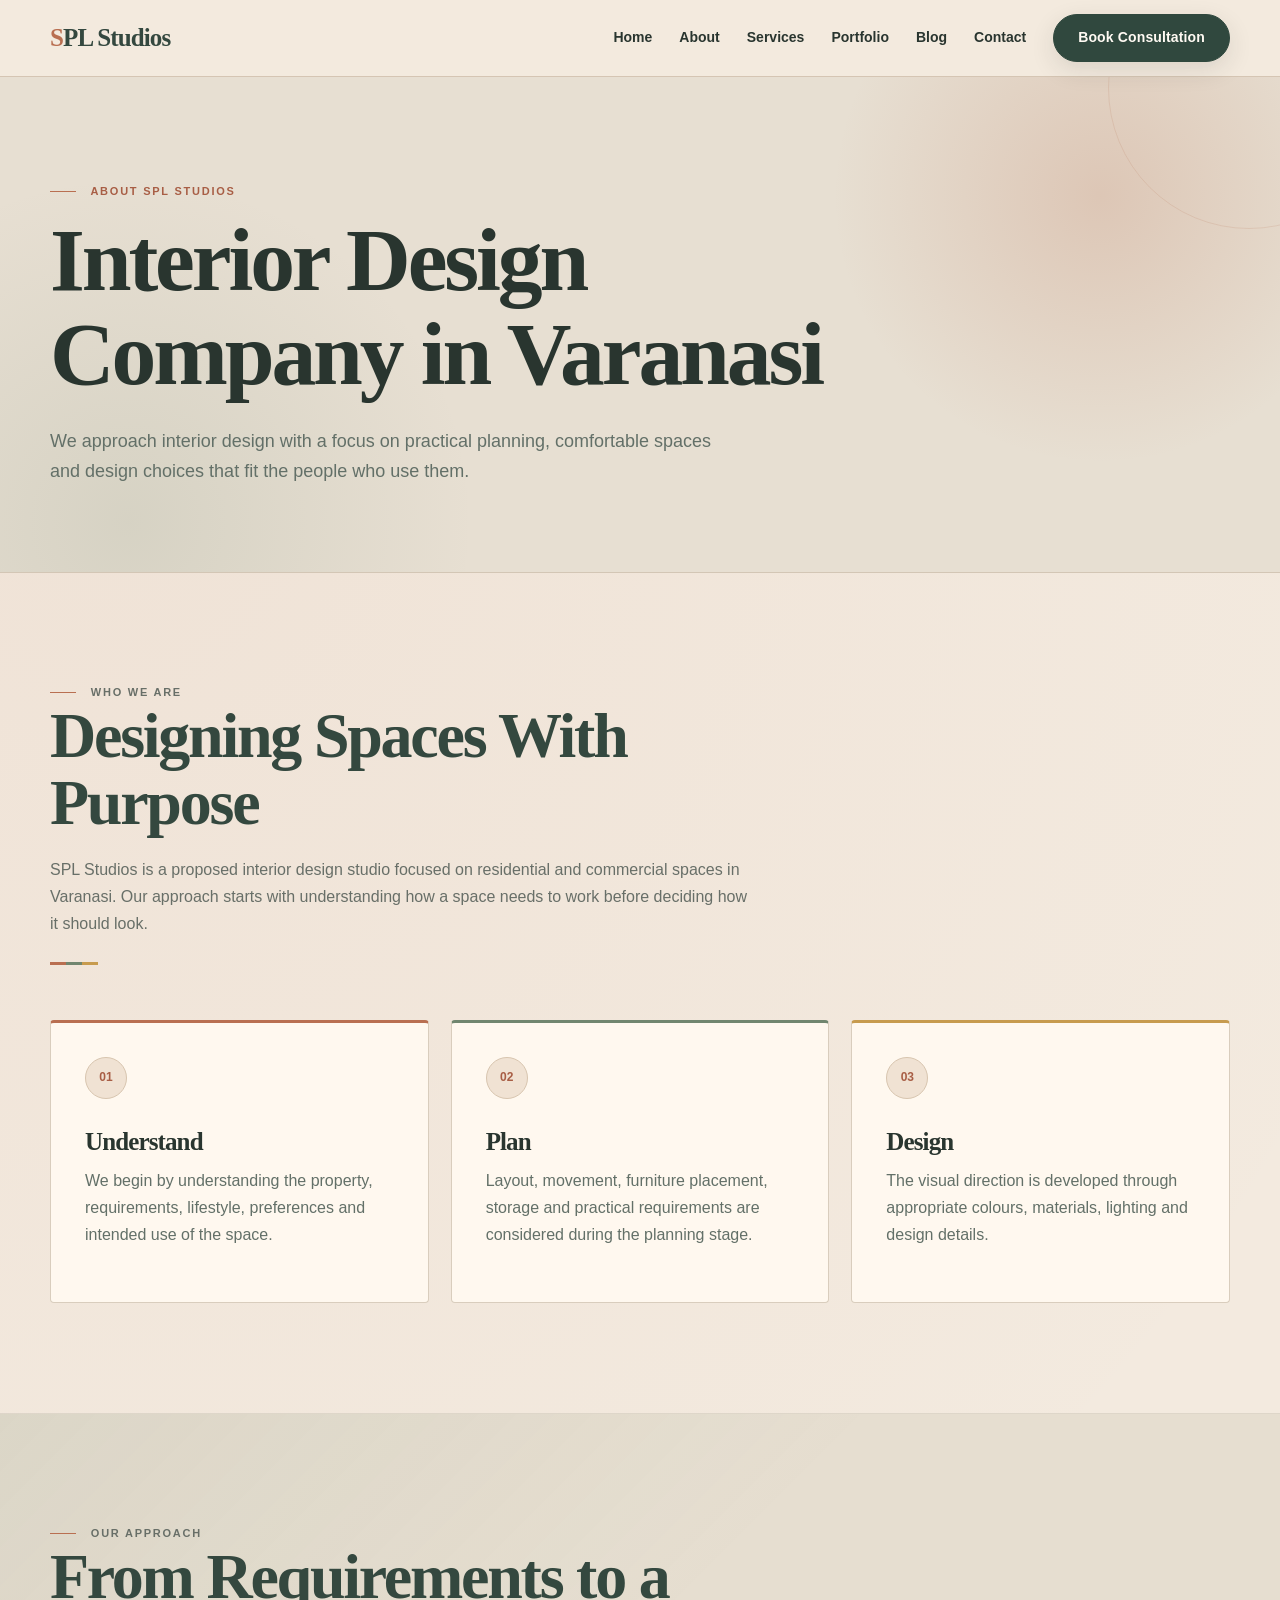
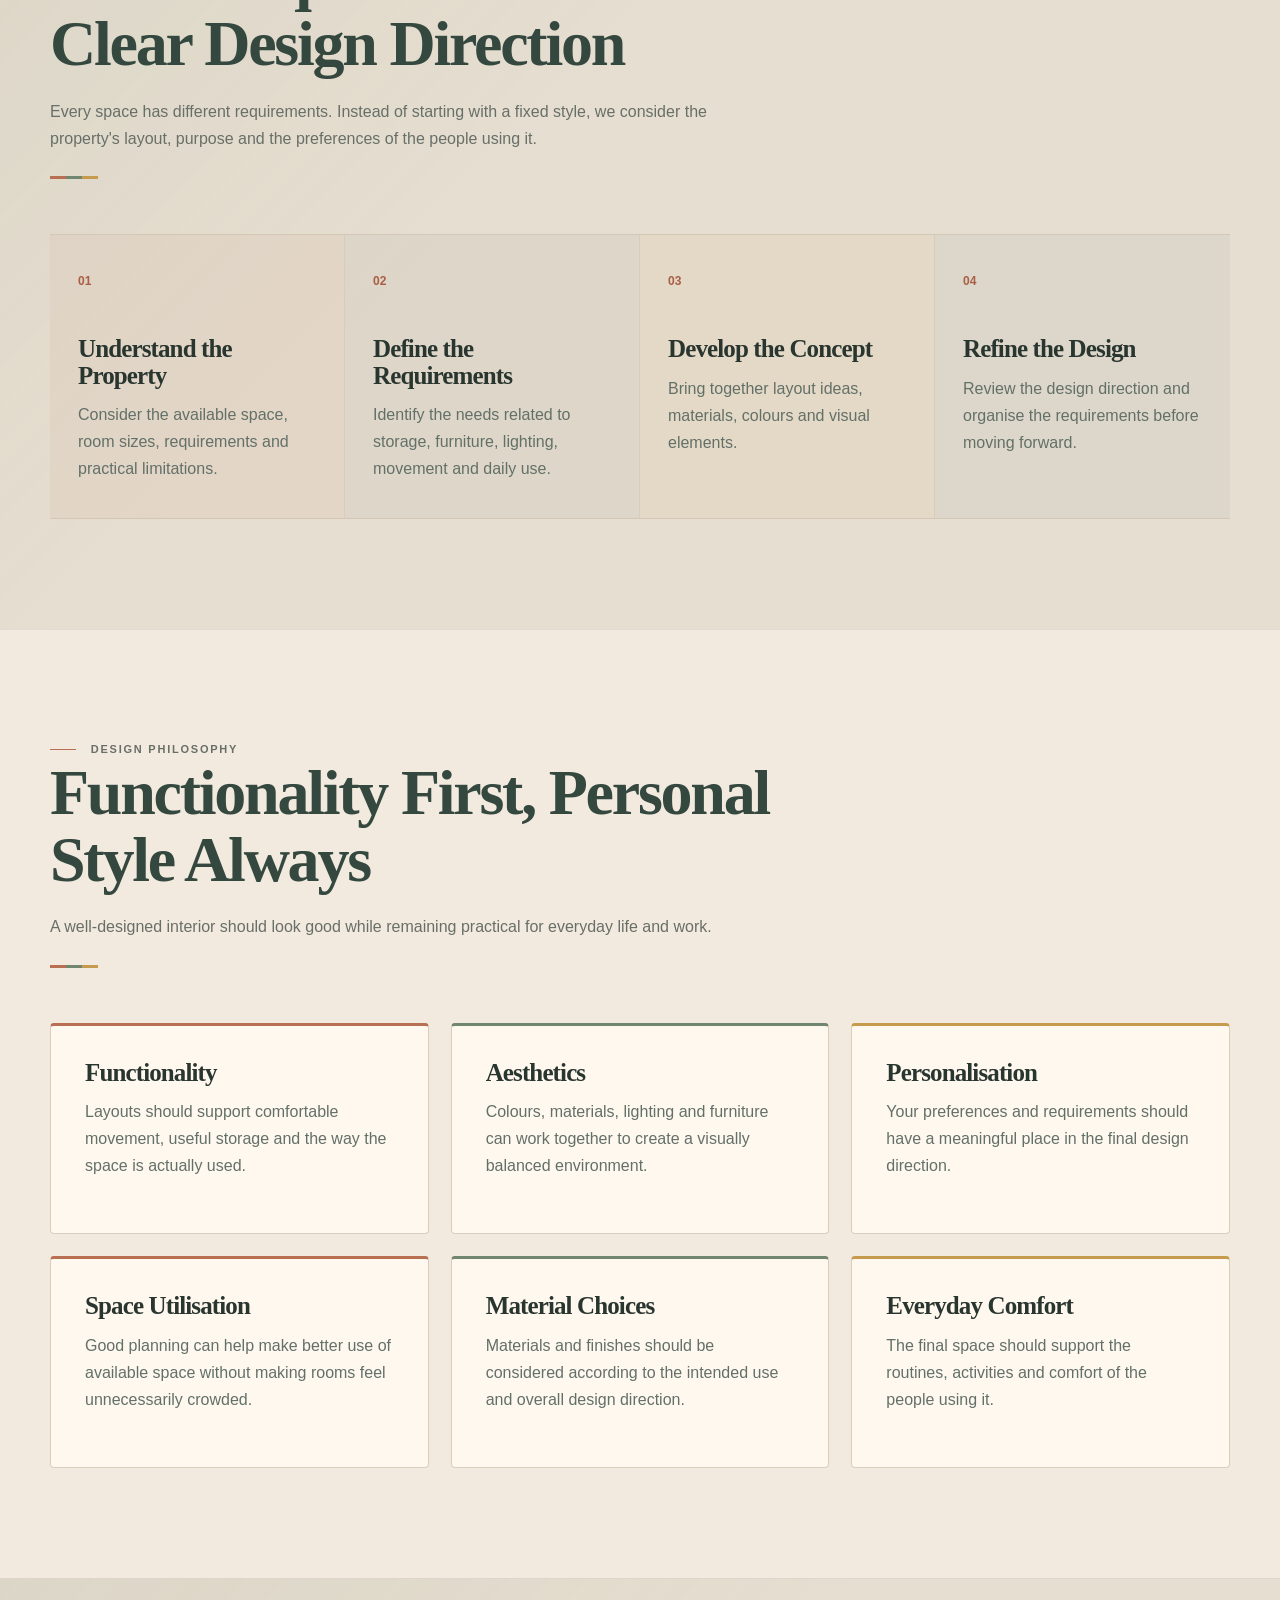
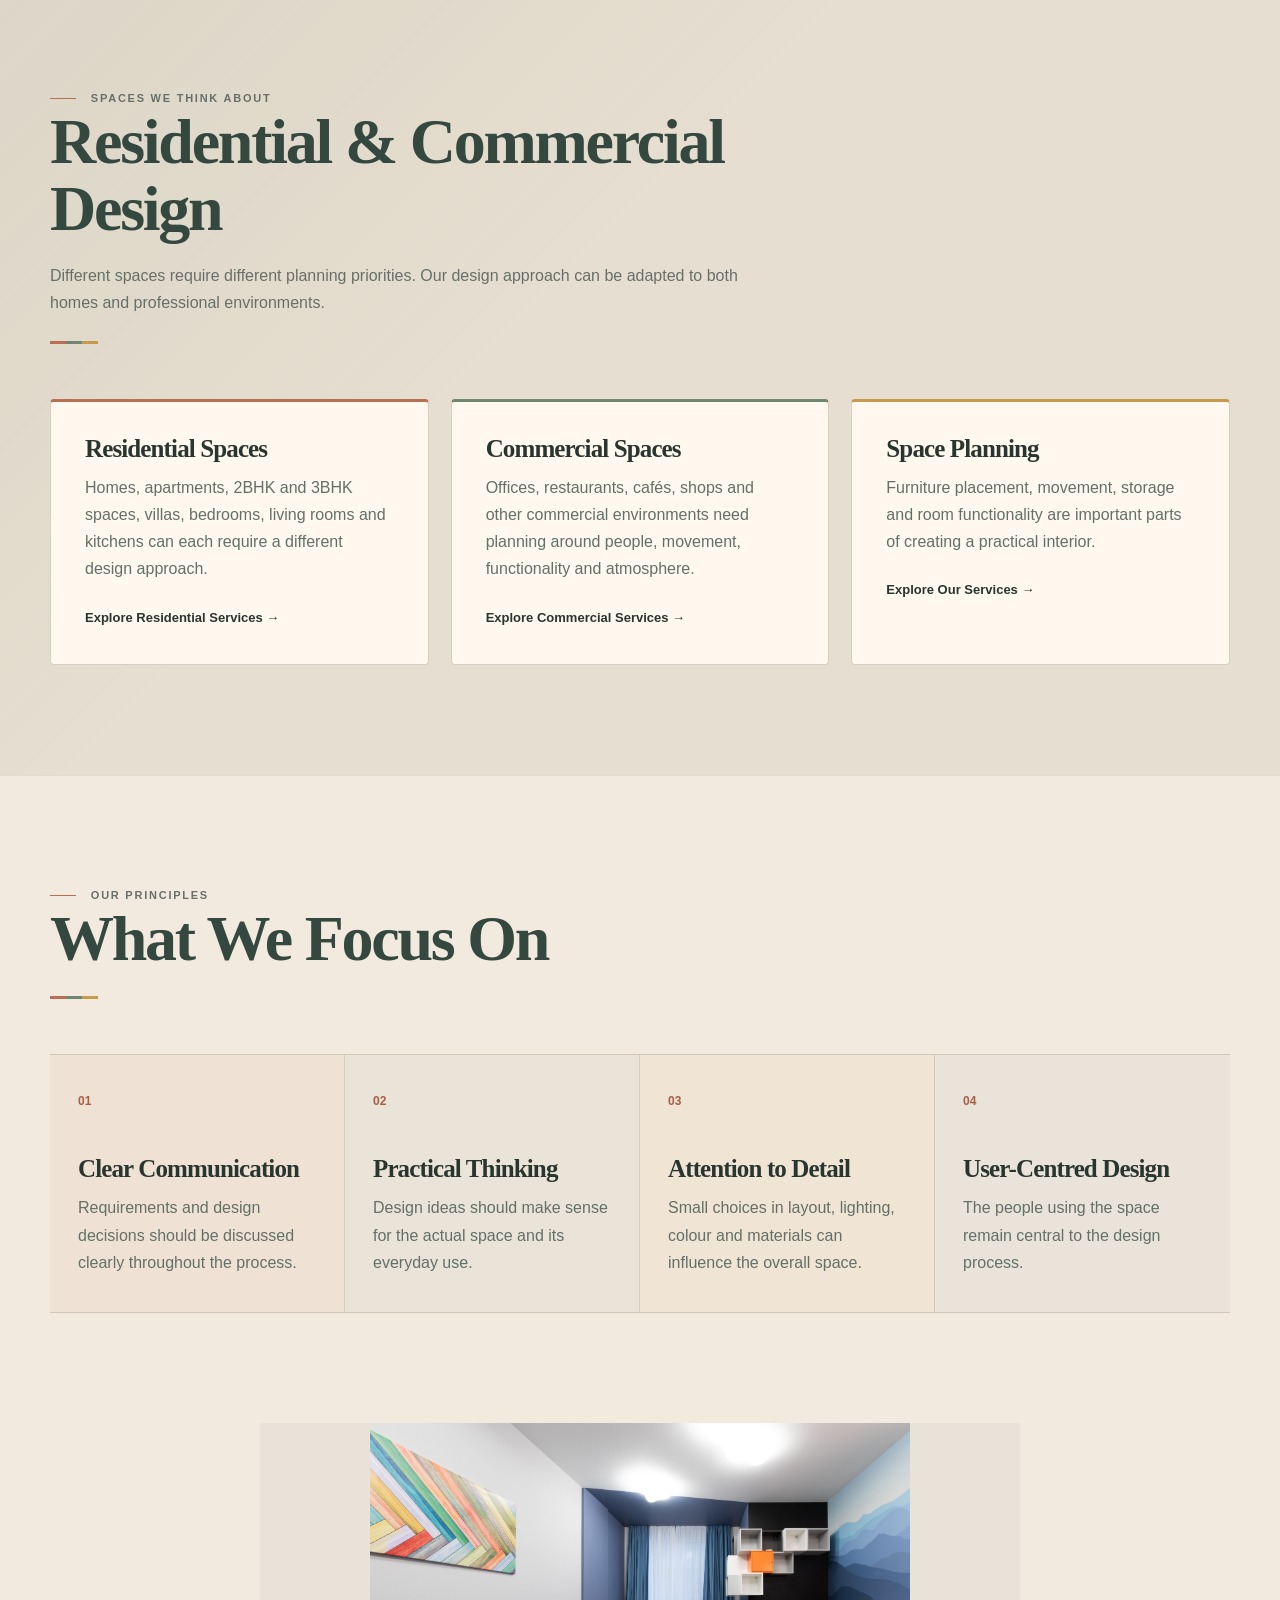
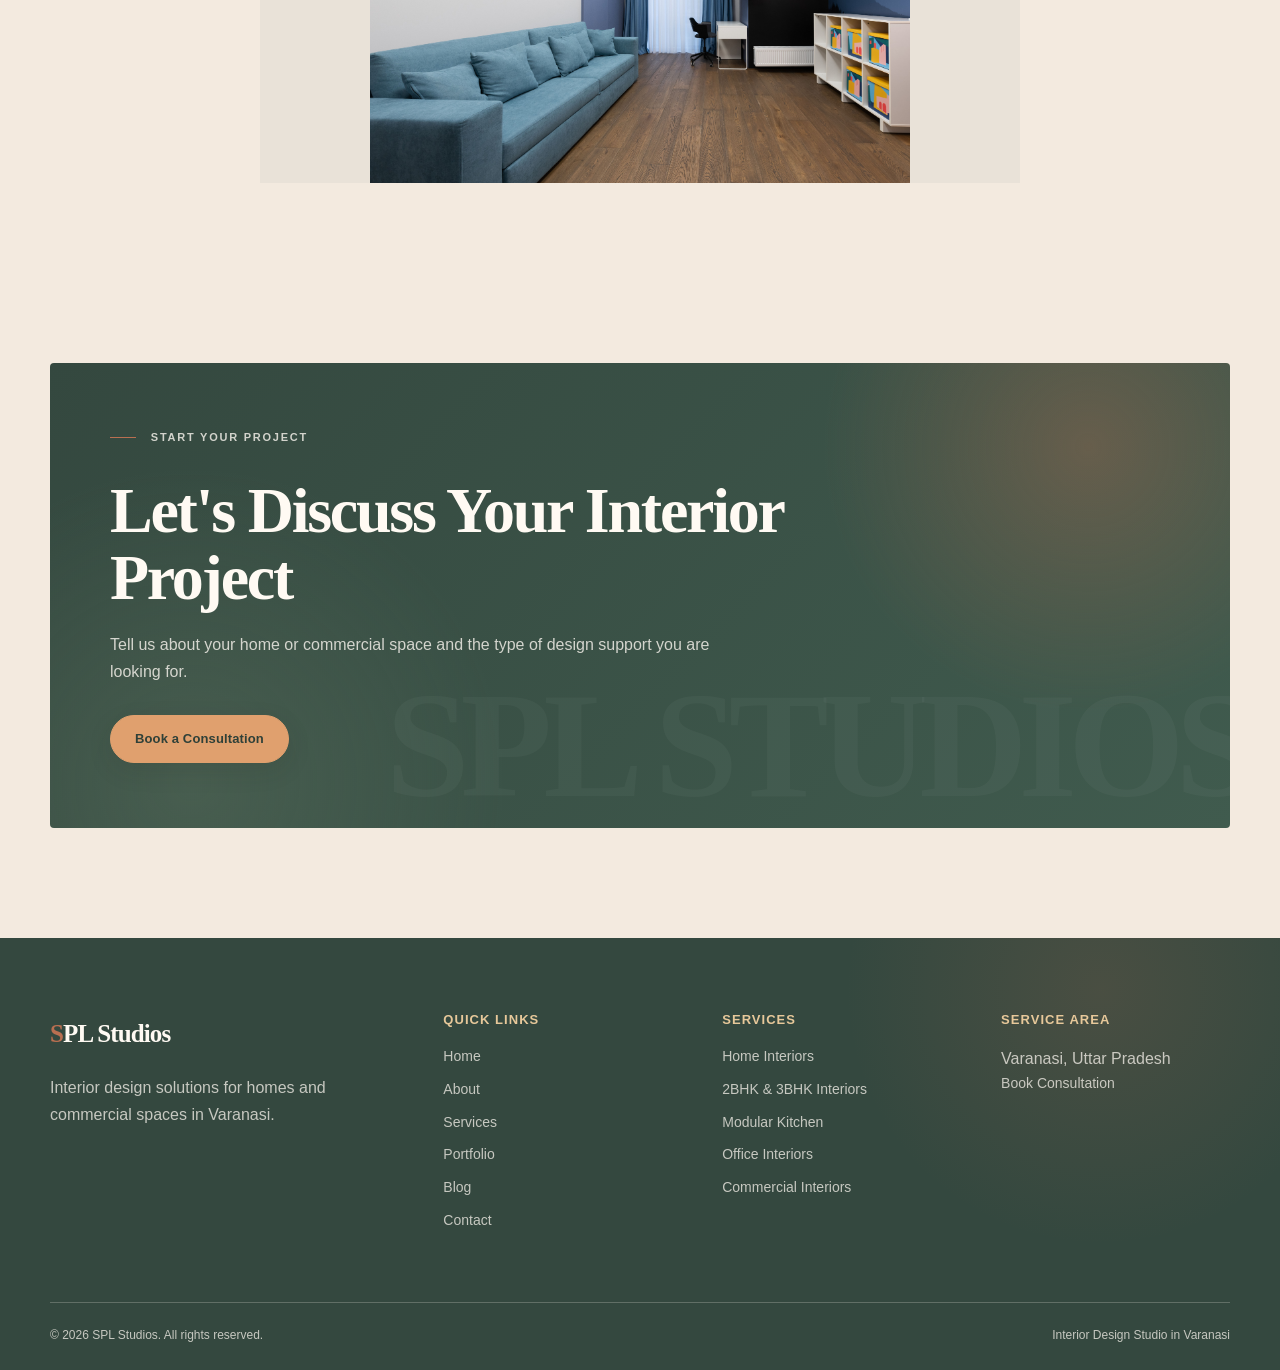
<file: about/index.html>
<!DOCTYPE html>
<html lang="en-IN">

<head>
    <meta charset="UTF-8">
    <meta name="viewport" content="width=device-width, initial-scale=1.0">

    <title>About Our Interior Design Company in Varanasi | SPL Studios</title>

    <meta name="description"
        content="Learn about SPL Studios, our interior design approach, values and commitment to creating functional and beautiful spaces in Varanasi.">

    <!-- Replace example.com with the real domain before launch -->
    <link rel="canonical" href="https://splstudios.com/about/">

    <!-- Open Graph -->
    <meta property="og:type" content="website">
    <meta property="og:title"
        content="About Our Interior Design Company in Varanasi | SPL Studios">
    <meta property="og:description"
        content="Learn about SPL Studios, our interior design approach, values and commitment to creating functional and beautiful spaces in Varanasi.">
    <meta property="og:url" content="https://splstudios.com/about/">
    <meta property="og:site_name" content="SPL Studios">

    <!-- Twitter Card -->
    <meta name="twitter:card" content="summary_large_image">
    <meta name="twitter:title"
        content="About Our Interior Design Company in Varanasi | SPL Studios">
    <meta name="twitter:description"
        content="Learn about SPL Studios, our interior design approach, values and commitment to creating functional and beautiful spaces in Varanasi.">

    <!-- Main CSS -->
    <link rel="stylesheet" href="../assets/css/style.css">

<style>
/* =========================================================
   SPL STUDIOS ABOUT — IMAGE SIZE & FULL-VIEW FIX
========================================================= */

.about-photo-section {
    padding: 0 0 70px;
}

.about-photo {
    width: min(100%, 760px);
    height: 390px;
    margin: 0 auto;
    overflow: hidden;
    background: #e9e2d8;
}

.about-photo img {
    display: block;
    width: 100%;
    height: 100%;
    object-fit: contain;
    object-position: center;
}

.about-photo-wide {
    width: min(100%, 760px);
    height: 360px;
    margin: 0 auto;
    overflow: hidden;
    background: #e9e2d8;
}

.about-photo-wide img {
    display: block;
    width: 100%;
    height: 100%;
    object-fit: contain;
    object-position: center;
}

@media (max-width: 900px) {
    .about-photo {
        width: 100%;
        height: 340px;
    }

    .about-photo-wide {
        width: 100%;
        height: 320px;
    }
}

@media (max-width: 700px) {
    .about-photo {
        height: 250px;
    }

    .about-photo-wide {
        height: 230px;
    }
}
</style>

</head>


<body>

    <!-- =====================================================
         HEADER
    ====================================================== -->

    <header class="site-header">

        <div class="container navbar">

            <a href="../" class="logo" aria-label="SPL Studios Home">
                SPL Studios
            </a>


            <button
                class="menu-toggle"
                type="button"
                aria-label="Open navigation menu"
                aria-expanded="false"
                aria-controls="main-navigation">

                ☰

            </button>


            <nav
                id="main-navigation"
                class="nav-links"
                aria-label="Main navigation">

                <a href="../">
                    Home
                </a>

                <a href="./">
                    About
                </a>

                <a href="../services/">
                    Services
                </a>

                <a href="../portfolio/">
                    Portfolio
                </a>

                <a href="../blog/">
                    Blog
                </a>

                <a href="../contact/">
                    Contact
                </a>

                <a
                    href="../contact/#booking"
                    class="btn btn-primary">

                    Book Consultation

                </a>

            </nav>

        </div>

    </header>


    <!-- =====================================================
         MAIN CONTENT
    ====================================================== -->

    <main>


        <!-- =================================================
             PAGE HERO
        ================================================== -->

        <section class="page-hero">

            <div class="container">

                <p class="eyebrow">
                    About SPL Studios
                </p>

                <h1>
                    Interior Design Company in Varanasi
                </h1>

                <p>
                    We approach interior design with a focus on practical
                    planning, comfortable spaces and design choices that
                    fit the people who use them.
                </p>

            </div>

        </section>


        <!-- =================================================
             WHO WE ARE
        ================================================== -->

        <section class="section">

            <div class="container">

                <div class="section-heading">

                    <p class="eyebrow">
                        Who We Are
                    </p>

                    <h2>
                        Designing Spaces With Purpose
                    </h2>

                    <p>
                        SPL Studios is a proposed interior design studio
                        focused on residential and commercial spaces in
                        Varanasi. Our approach starts with understanding
                        how a space needs to work before deciding how it
                        should look.
                    </p>

                </div>


                <div class="card-grid">


                    <article class="card">

                        <div class="card-icon">
                            01
                        </div>

                        <h3>
                            Understand
                        </h3>

                        <p>
                            We begin by understanding the property,
                            requirements, lifestyle, preferences and
                            intended use of the space.
                        </p>

                    </article>


                    <article class="card">

                        <div class="card-icon">
                            02
                        </div>

                        <h3>
                            Plan
                        </h3>

                        <p>
                            Layout, movement, furniture placement,
                            storage and practical requirements are
                            considered during the planning stage.
                        </p>

                    </article>


                    <article class="card">

                        <div class="card-icon">
                            03
                        </div>

                        <h3>
                            Design
                        </h3>

                        <p>
                            The visual direction is developed through
                            appropriate colours, materials, lighting
                            and design details.
                        </p>

                    </article>


                </div>

            </div>

        </section>


        <!-- =================================================
             OUR APPROACH
        ================================================== -->

        <section class="section section-alt">

            <div class="container">

                <div class="section-heading">

                    <p class="eyebrow">
                        Our Approach
                    </p>

                    <h2>
                        From Requirements to a Clear Design Direction
                    </h2>

                    <p>
                        Every space has different requirements. Instead of
                        starting with a fixed style, we consider the
                        property's layout, purpose and the preferences
                        of the people using it.
                    </p>

                </div>


                <div class="process-grid">


                    <div class="process-item">

                        <span class="process-number">
                            01
                        </span>

                        <h3>
                            Understand the Property
                        </h3>

                        <p>
                            Consider the available space, room sizes,
                            requirements and practical limitations.
                        </p>

                    </div>


                    <div class="process-item">

                        <span class="process-number">
                            02
                        </span>

                        <h3>
                            Define the Requirements
                        </h3>

                        <p>
                            Identify the needs related to storage,
                            furniture, lighting, movement and daily use.
                        </p>

                    </div>


                    <div class="process-item">

                        <span class="process-number">
                            03
                        </span>

                        <h3>
                            Develop the Concept
                        </h3>

                        <p>
                            Bring together layout ideas, materials,
                            colours and visual elements.
                        </p>

                    </div>


                    <div class="process-item">

                        <span class="process-number">
                            04
                        </span>

                        <h3>
                            Refine the Design
                        </h3>

                        <p>
                            Review the design direction and organise
                            the requirements before moving forward.
                        </p>

                    </div>


                </div>

            </div>

        </section>


        <!-- =================================================
             DESIGN PHILOSOPHY
        ================================================== -->

        <section class="section">

            <div class="container">

                <div class="section-heading">

                    <p class="eyebrow">
                        Design Philosophy
                    </p>

                    <h2>
                        Functionality First, Personal Style Always
                    </h2>

                    <p>
                        A well-designed interior should look good while
                        remaining practical for everyday life and work.
                    </p>

                </div>


                <div class="card-grid">


                    <article class="card">

                        <h3>
                            Functionality
                        </h3>

                        <p>
                            Layouts should support comfortable movement,
                            useful storage and the way the space is
                            actually used.
                        </p>

                    </article>


                    <article class="card">

                        <h3>
                            Aesthetics
                        </h3>

                        <p>
                            Colours, materials, lighting and furniture
                            can work together to create a visually
                            balanced environment.
                        </p>

                    </article>


                    <article class="card">

                        <h3>
                            Personalisation
                        </h3>

                        <p>
                            Your preferences and requirements should
                            have a meaningful place in the final
                            design direction.
                        </p>

                    </article>


                    <article class="card">

                        <h3>
                            Space Utilisation
                        </h3>

                        <p>
                            Good planning can help make better use of
                            available space without making rooms feel
                            unnecessarily crowded.
                        </p>

                    </article>


                    <article class="card">

                        <h3>
                            Material Choices
                        </h3>

                        <p>
                            Materials and finishes should be considered
                            according to the intended use and overall
                            design direction.
                        </p>

                    </article>


                    <article class="card">

                        <h3>
                            Everyday Comfort
                        </h3>

                        <p>
                            The final space should support the routines,
                            activities and comfort of the people using it.
                        </p>

                    </article>


                </div>

            </div>

        </section>


        <!-- =================================================
             RESIDENTIAL & COMMERCIAL
        ================================================== -->

        <section class="section section-alt">

            <div class="container">

                <div class="section-heading">

                    <p class="eyebrow">
                        Spaces We Think About
                    </p>

                    <h2>
                        Residential &amp; Commercial Design
                    </h2>

                    <p>
                        Different spaces require different planning
                        priorities. Our design approach can be adapted
                        to both homes and professional environments.
                    </p>

                </div>


                <div class="card-grid">


                    <article class="card">

                        <h3>
                            Residential Spaces
                        </h3>

                        <p>
                            Homes, apartments, 2BHK and 3BHK spaces,
                            villas, bedrooms, living rooms and kitchens
                            can each require a different design approach.
                        </p>

                        <a href="../services/">
                            Explore Residential Services →
                        </a>

                    </article>


                    <article class="card">

                        <h3>
                            Commercial Spaces
                        </h3>

                        <p>
                            Offices, restaurants, cafés, shops and other
                            commercial environments need planning around
                            people, movement, functionality and atmosphere.
                        </p>

                        <a href="../services/">
                            Explore Commercial Services →
                        </a>

                    </article>


                    <article class="card">

                        <h3>
                            Space Planning
                        </h3>

                        <p>
                            Furniture placement, movement, storage and
                            room functionality are important parts of
                            creating a practical interior.
                        </p>

                        <a href="../services/">
                            Explore Our Services →
                        </a>

                    </article>


                </div>

            </div>

        </section>


        <!-- =================================================
             WHY CLIENTS CHOOSE US
        ================================================== -->

        <section class="section">

            <div class="container">

                <div class="section-heading">

                    <p class="eyebrow">
                        Our Principles
                    </p>

                    <h2>
                        What We Focus On
                    </h2>

                </div>


                <div class="process-grid">


                    <div class="process-item">

                        <span class="process-number">
                            01
                        </span>

                        <h3>
                            Clear Communication
                        </h3>

                        <p>
                            Requirements and design decisions should
                            be discussed clearly throughout the process.
                        </p>

                    </div>


                    <div class="process-item">

                        <span class="process-number">
                            02
                        </span>

                        <h3>
                            Practical Thinking
                        </h3>

                        <p>
                            Design ideas should make sense for the
                            actual space and its everyday use.
                        </p>

                    </div>


                    <div class="process-item">

                        <span class="process-number">
                            03
                        </span>

                        <h3>
                            Attention to Detail
                        </h3>

                        <p>
                            Small choices in layout, lighting, colour
                            and materials can influence the overall space.
                        </p>

                    </div>


                    <div class="process-item">

                        <span class="process-number">
                            04
                        </span>

                        <h3>
                            User-Centred Design
                        </h3>

                        <p>
                            The people using the space remain central
                            to the design process.
                        </p>

                    </div>


                </div>

            </div>

        </section>


        <!-- =================================================
             ABOUT VISUAL — OUR APPROACH
        ================================================== -->

        <section class="about-photo-section">
            <div class="container">
                <div class="about-photo-wide">
                    <img
                        src="../assets/images/about-approach.jpg"
                        alt="Modern interior design approach and workspace"
                        loading="lazy"
                        decoding="async">
                </div>
            </div>
        </section>


        <!-- =================================================
             CTA
        ================================================== -->

        <section class="section">

            <div class="container">

                <div class="cta">

                    <div>

                        <p class="eyebrow">
                            Start Your Project
                        </p>

                        <h2>
                            Let's Discuss Your Interior Project
                        </h2>

                        <p>
                            Tell us about your home or commercial space
                            and the type of design support you are looking for.
                        </p>

                    </div>


                    <a
                        href="../contact/#booking"
                        class="btn btn-primary">

                        Book a Consultation

                    </a>

                </div>

            </div>

        </section>

    </main>


    <!-- =====================================================
         FOOTER
    ====================================================== -->

    <footer class="site-footer">

        <div class="container footer-grid">


            <div>

                <a href="../" class="logo">
                    SPL Studios
                </a>

                <p>
                    Interior design solutions for homes and commercial
                    spaces in Varanasi.
                </p>

            </div>


            <div>

                <h3>
                    Quick Links
                </h3>

                <a href="../">
                    Home
                </a>

                <a href="./">
                    About
                </a>

                <a href="../services/">
                    Services
                </a>

                <a href="../portfolio/">
                    Portfolio
                </a>

                <a href="../blog/">
                    Blog
                </a>

                <a href="../contact/">
                    Contact
                </a>

            </div>


            <div>

                <h3>
                    Services
                </h3>

                <a href="../services/">
                    Home Interiors
                </a>

                <a href="../services/">
                    2BHK &amp; 3BHK Interiors
                </a>

                <a href="../services/">
                    Modular Kitchen
                </a>

                <a href="../services/">
                    Office Interiors
                </a>

                <a href="../services/">
                    Commercial Interiors
                </a>

            </div>


            <div>

                <h3>
                    Service Area
                </h3>

                <p>
                    Varanasi, Uttar Pradesh
                </p>

                <a href="../contact/#booking">
                    Book Consultation
                </a>

            </div>


        </div>


        <div class="container footer-bottom">

            <p>
                © <span id="current-year"></span>
                SPL Studios. All rights reserved.
            </p>

            <p>
                Interior Design Studio in Varanasi
            </p>

        </div>

    </footer>


    <!-- =====================================================
         STRUCTURED DATA
    ====================================================== -->

    <script type="application/ld+json">
    {
        "@context": "https://schema.org",
        "@type": "AboutPage",
        "name": "About SPL Studios",
        "description": "Learn about SPL Studios, our interior design approach, values and commitment to creating functional and beautiful spaces in Varanasi.",
        "url": "https://splstudios.com/about/"
    }
    </script>


    <!-- Main JavaScript -->
    <script src="../assets/js/script.js"></script>

</body>

</html>
</file>
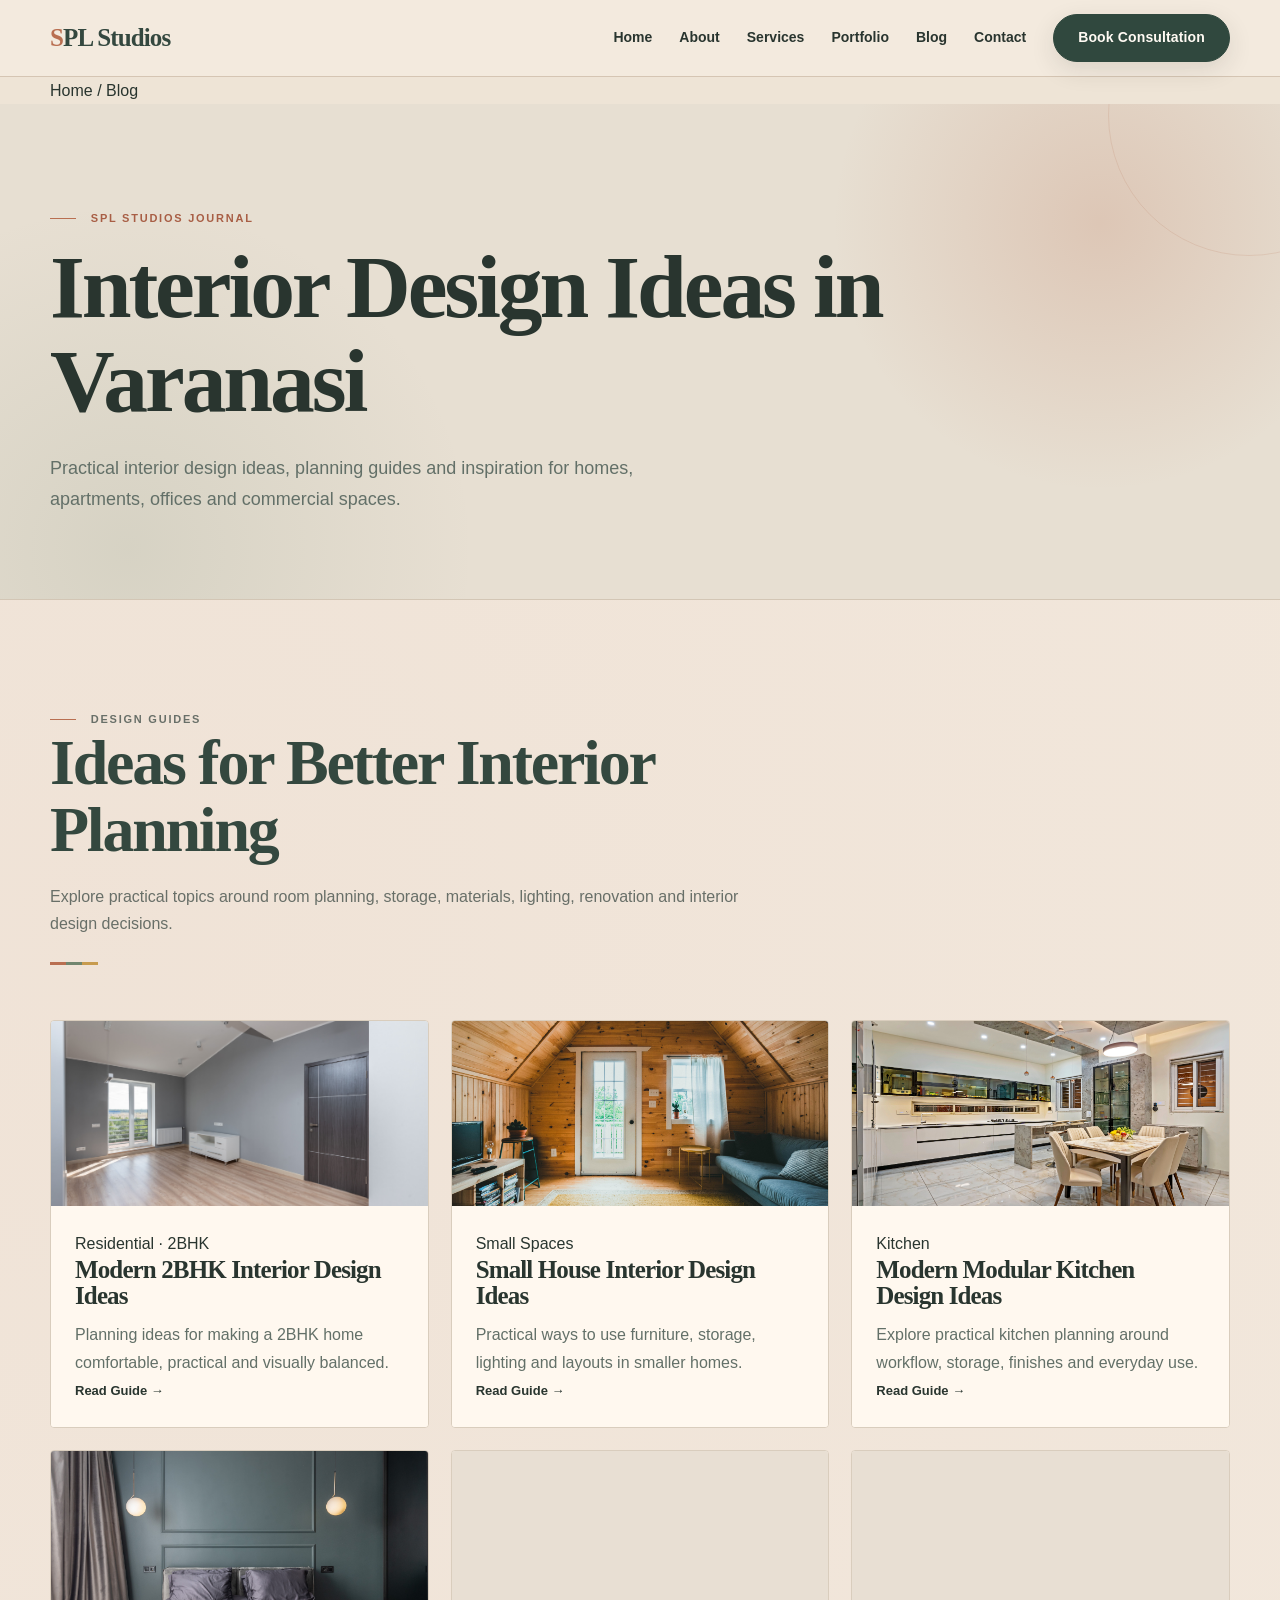
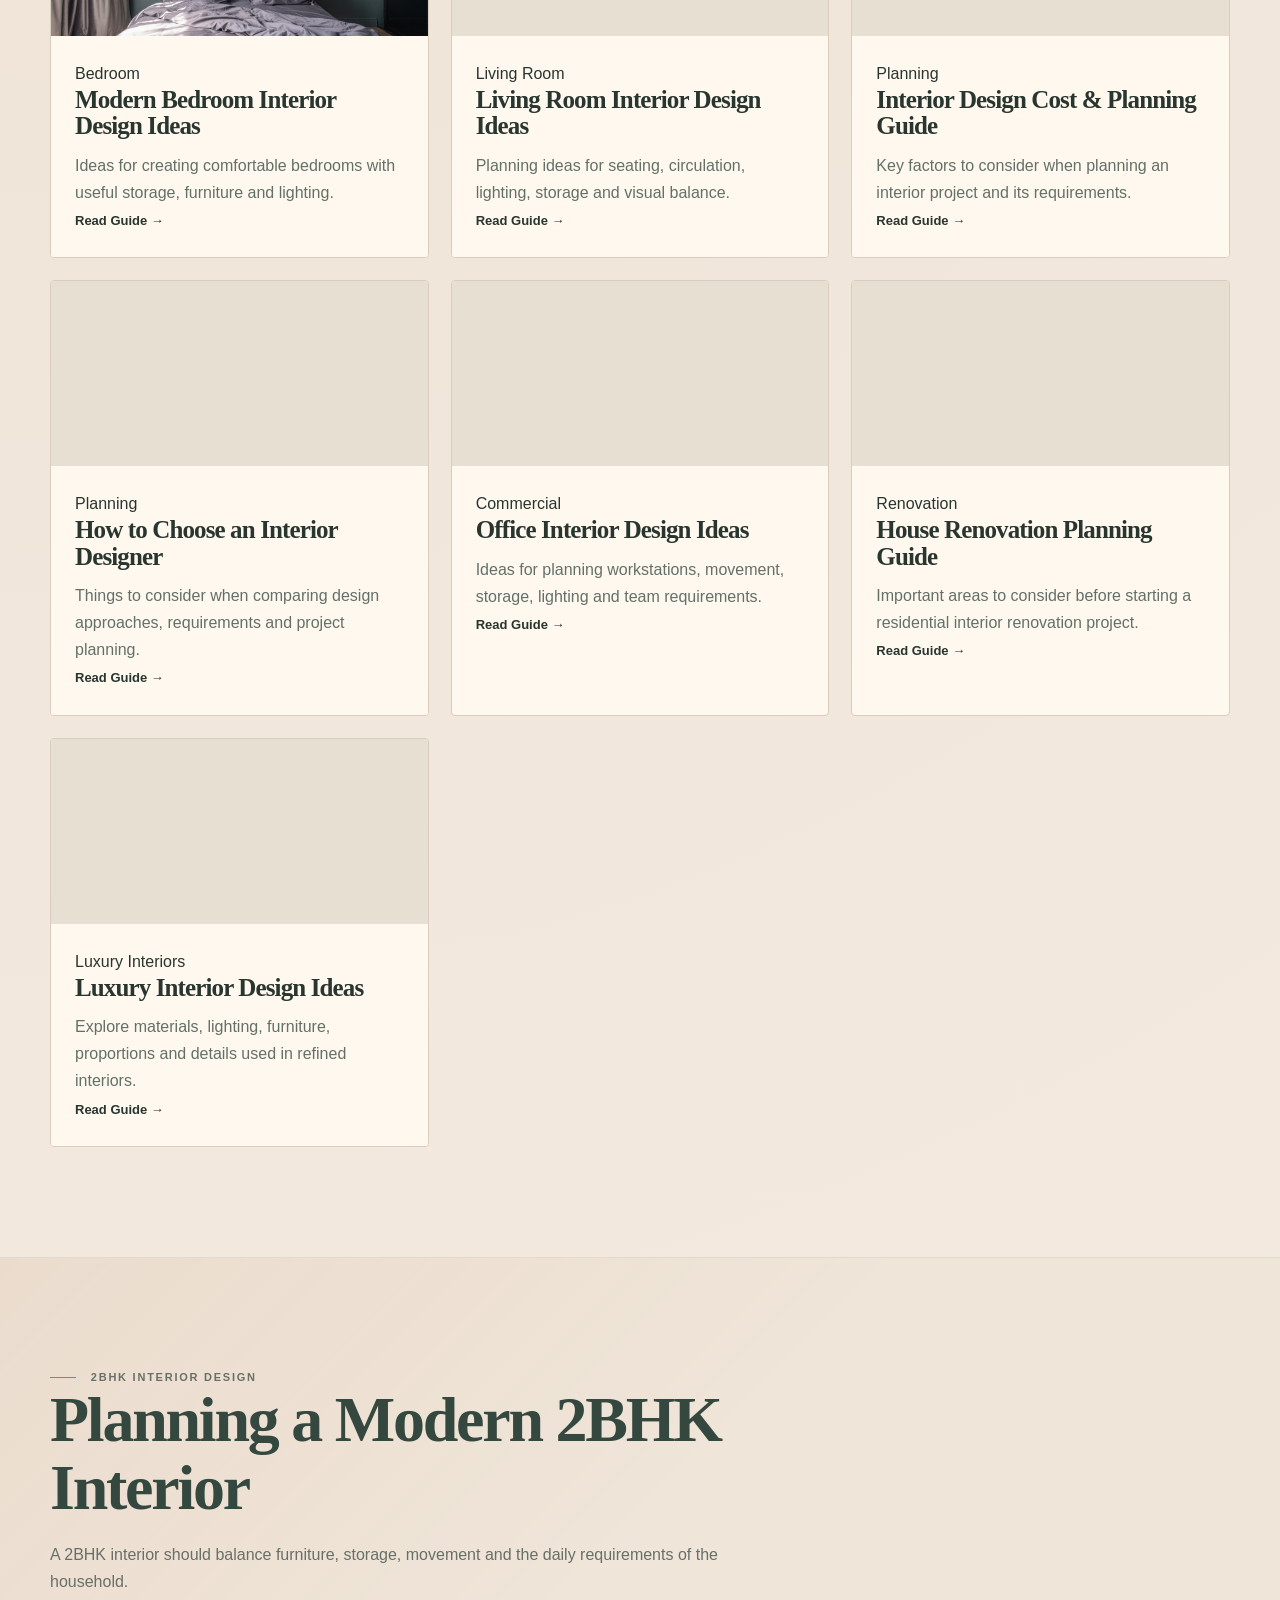
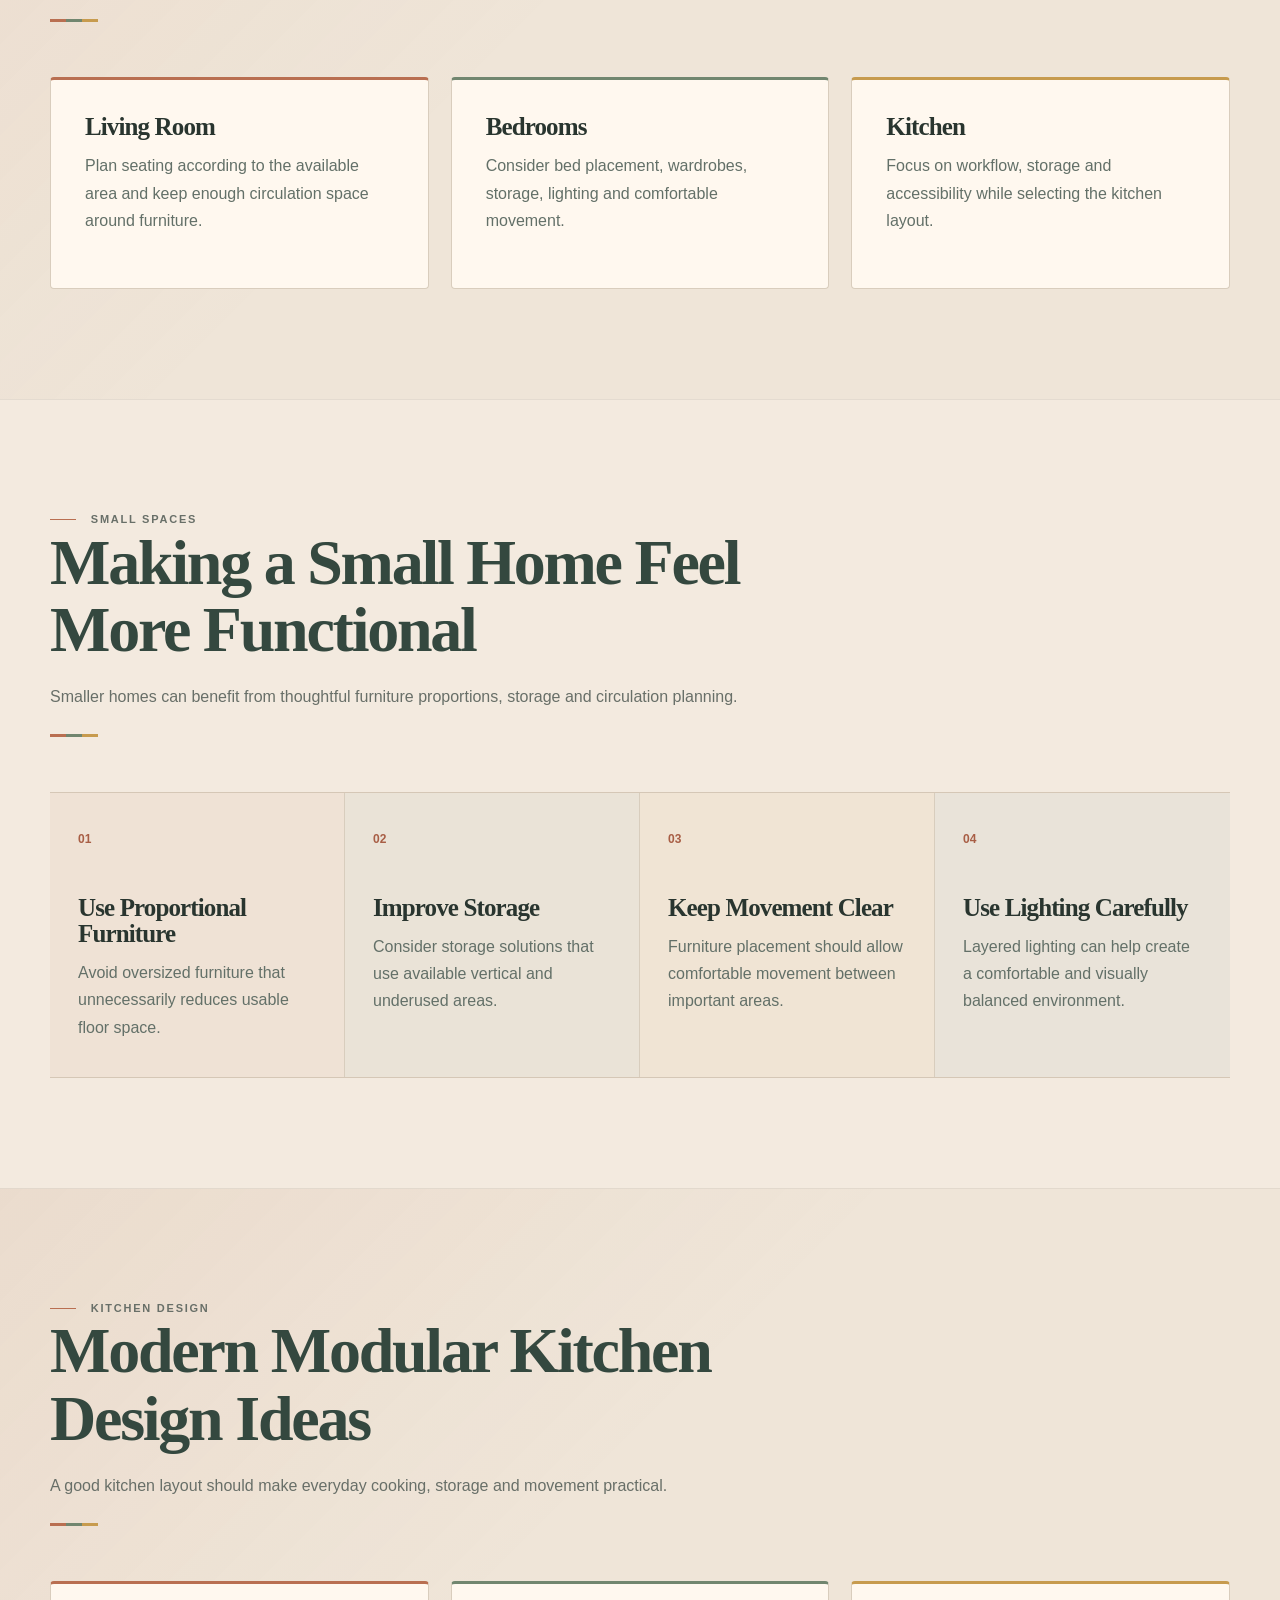
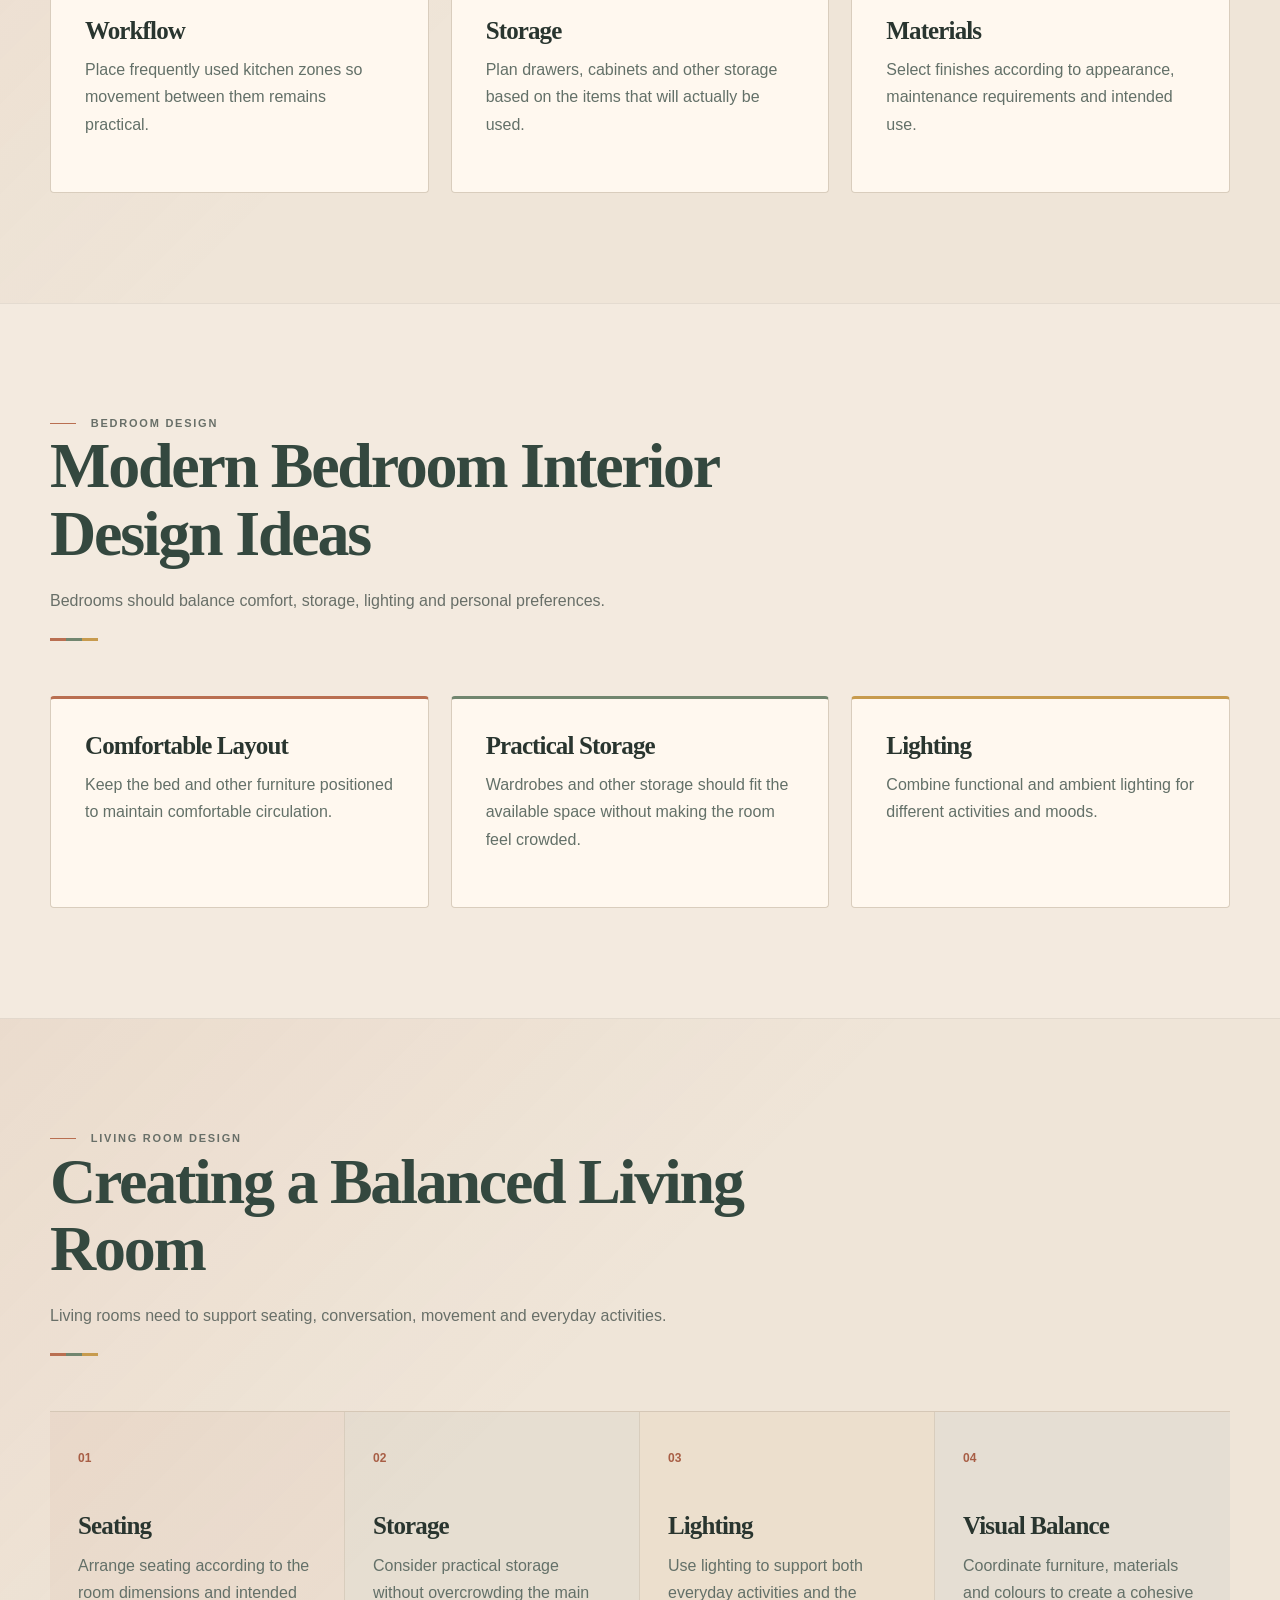
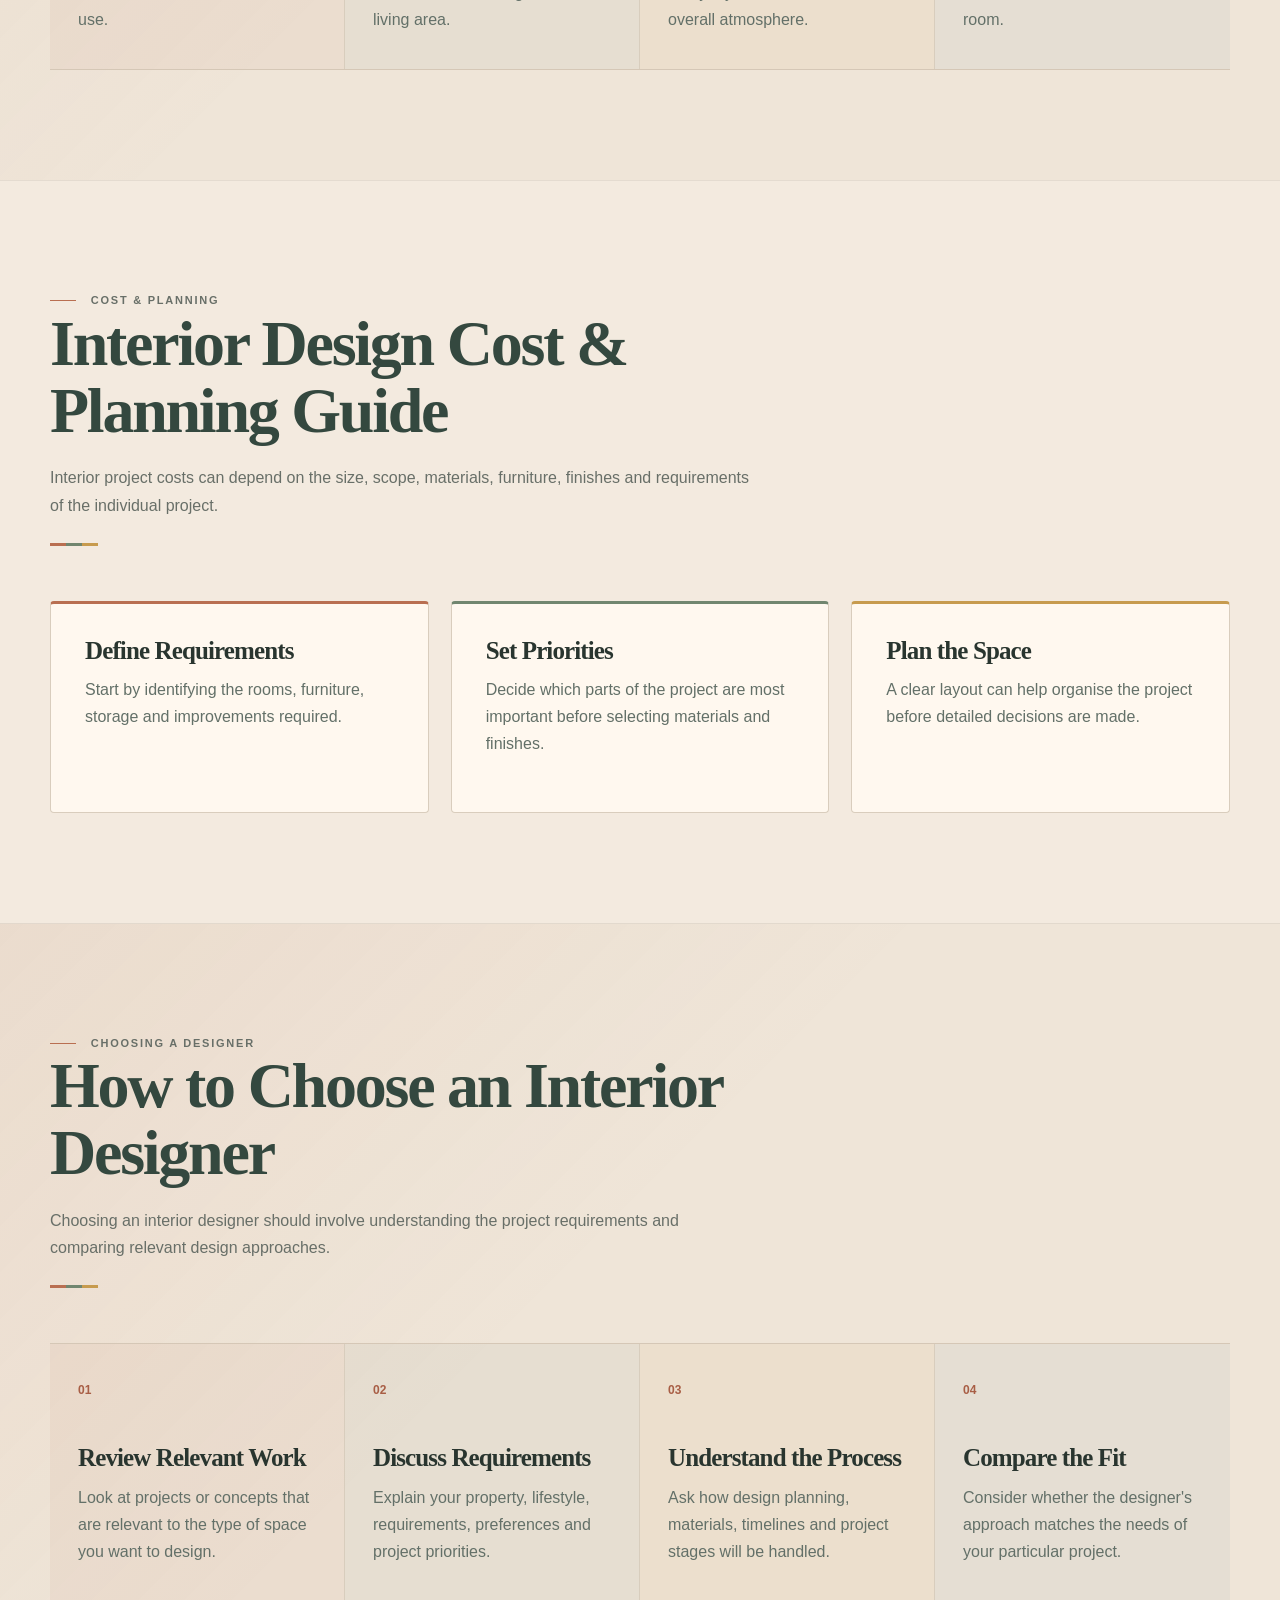
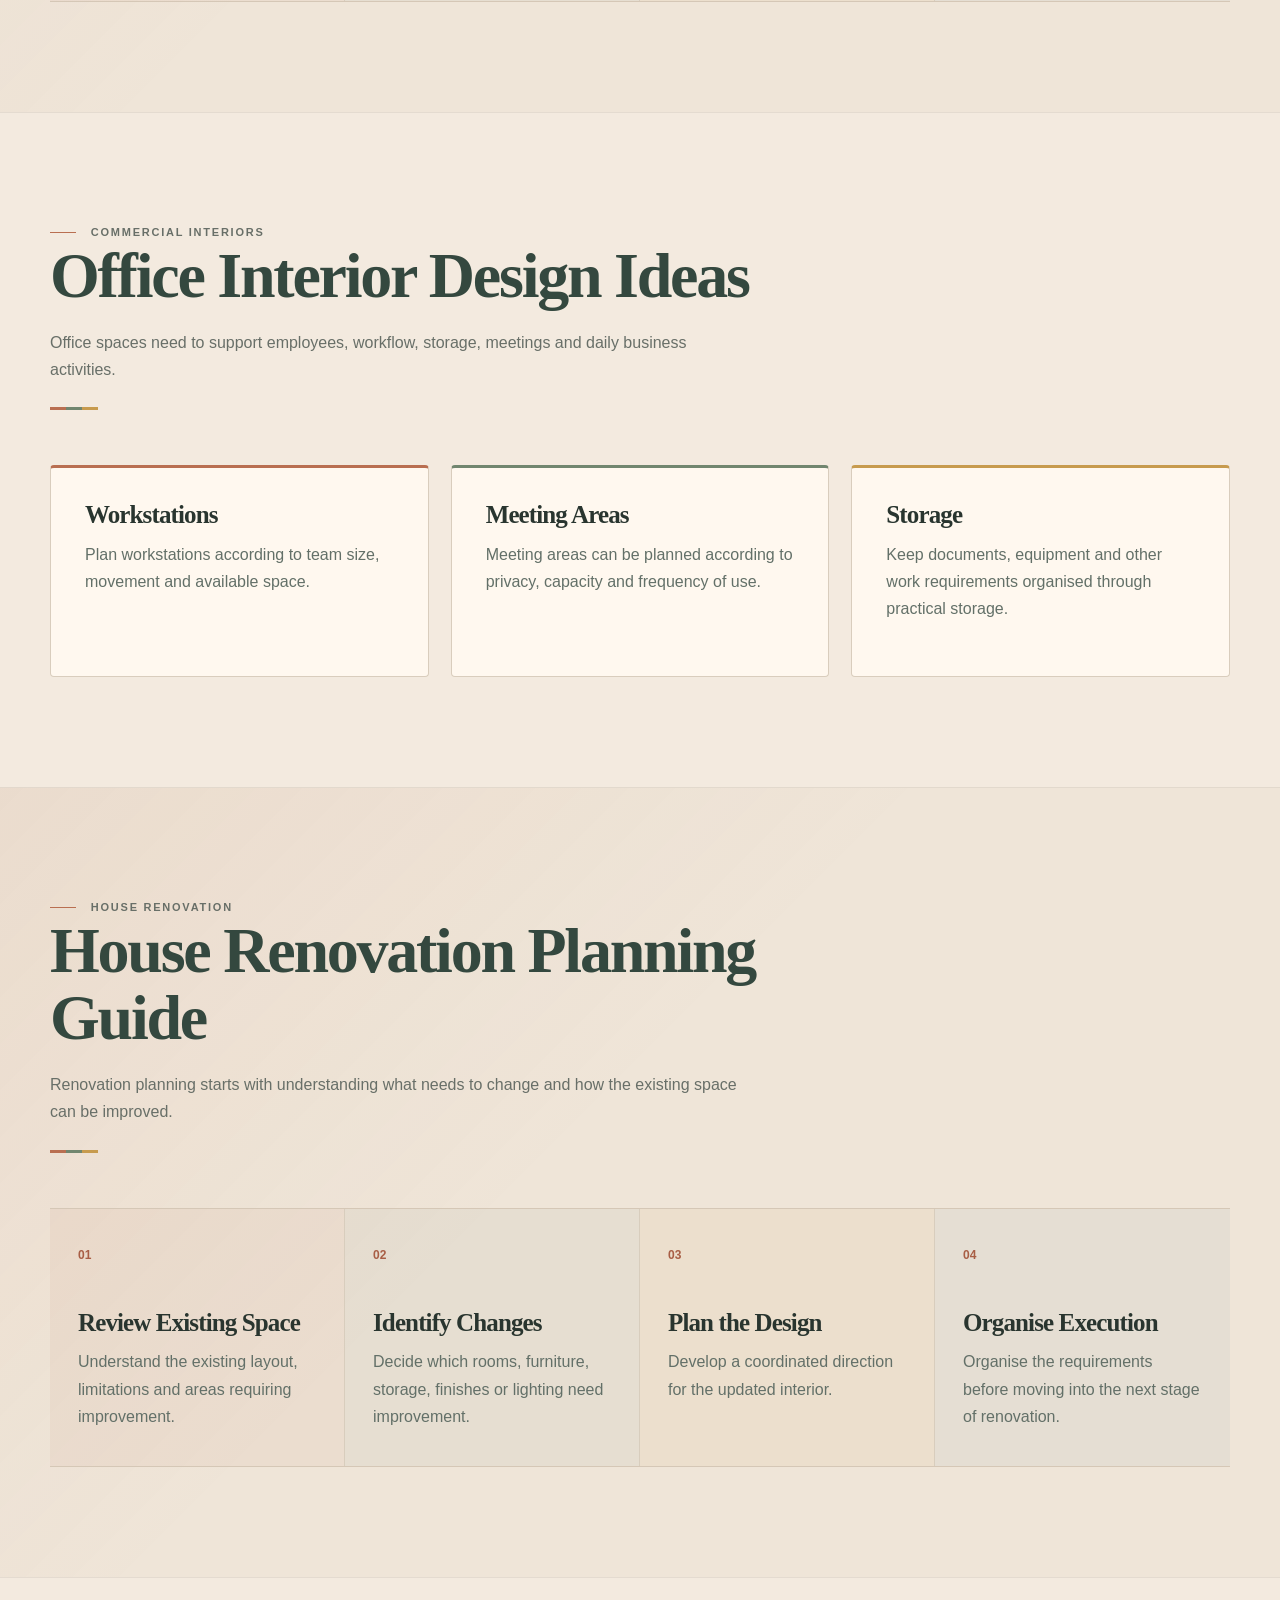
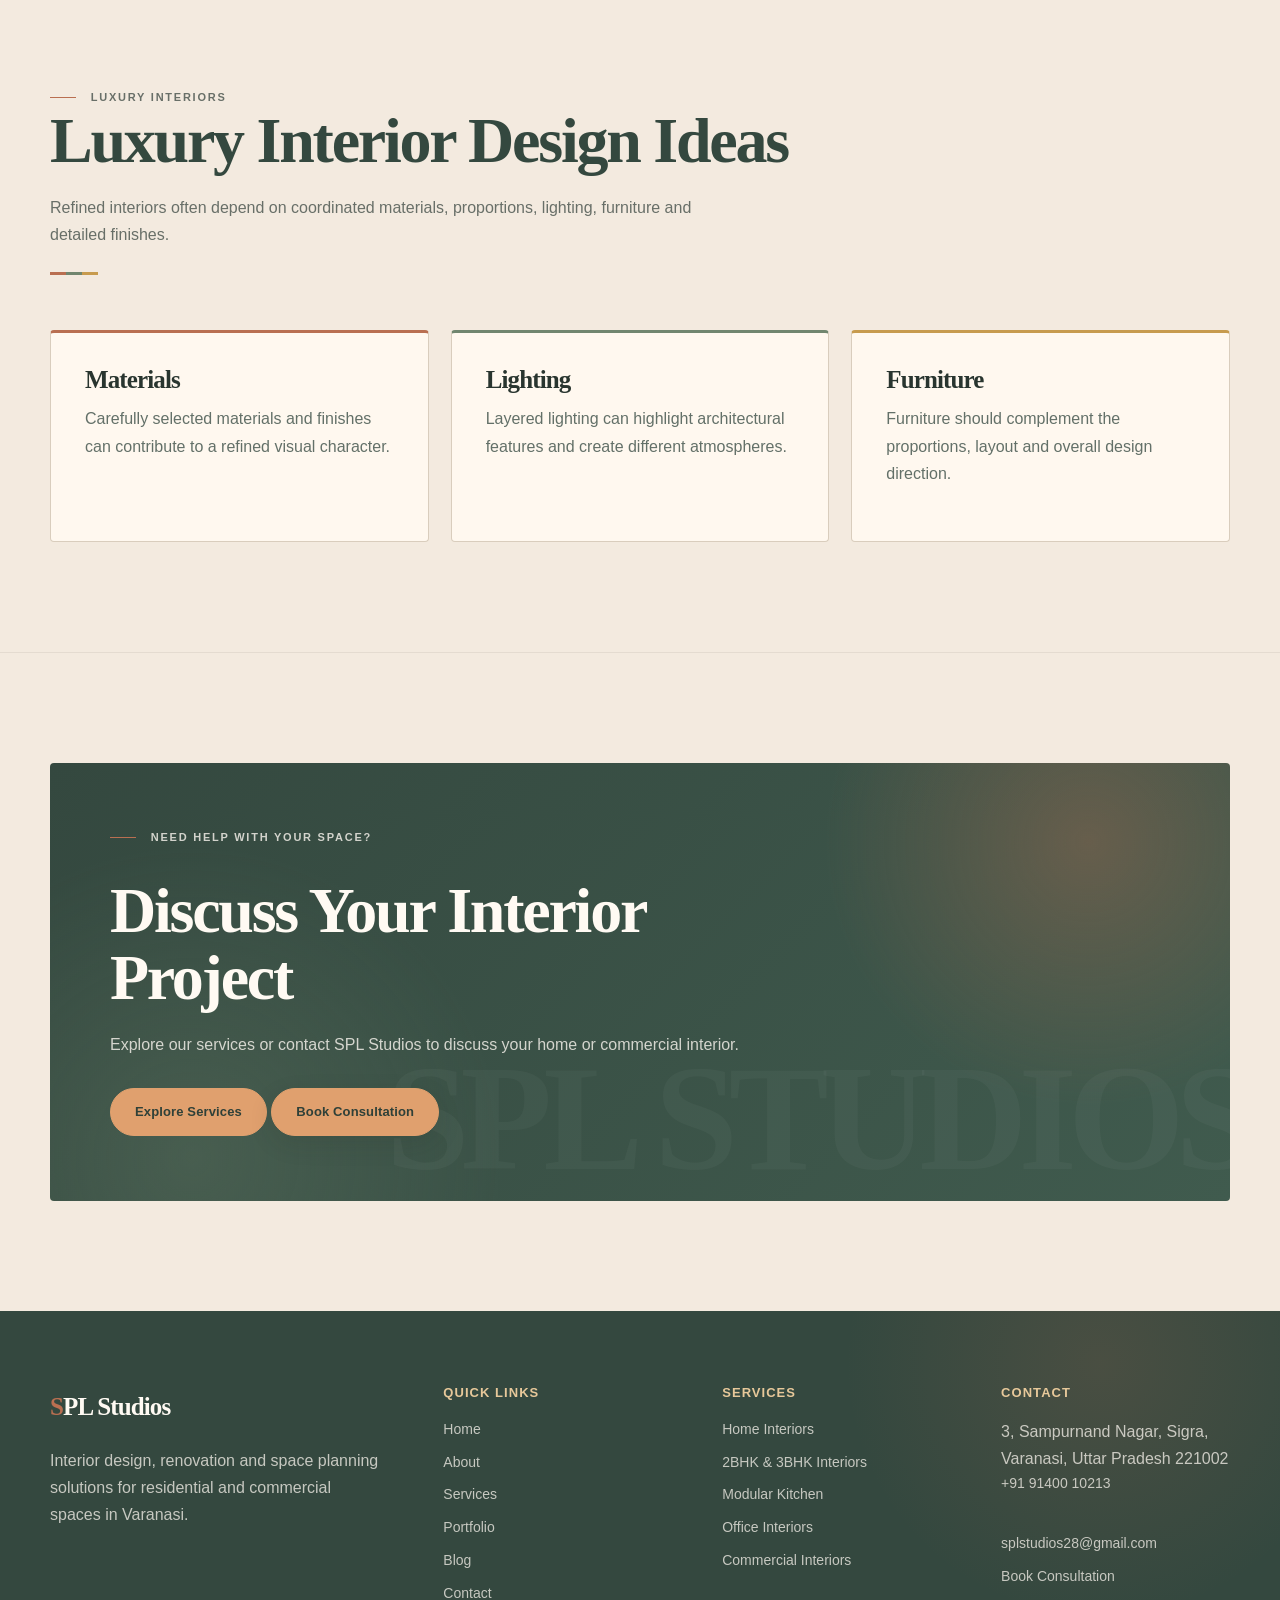
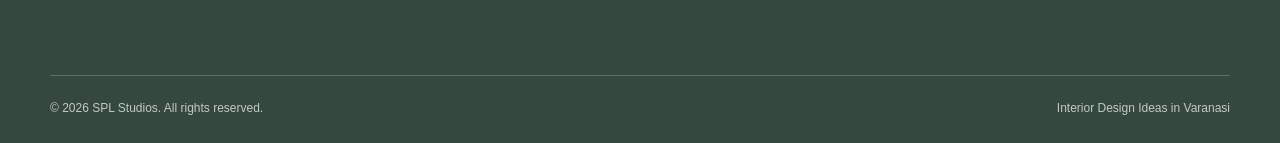
<file: blog/index.html>
<!DOCTYPE html>
<html lang="en-IN">

<head>
    <meta charset="UTF-8">
    <meta name="viewport" content="width=device-width, initial-scale=1.0">

    <title>Interior Design Ideas in Varanasi | SPL Studios</title>

    <meta name="description"
        content="Explore interior design ideas in Varanasi from SPL Studios, including 2BHK homes, small spaces, modular kitchens, bedrooms, living rooms, offices, renovation and luxury interiors.">

    <meta name="robots" content="index, follow">

    <link rel="canonical" href="https://splstudios.com/blog/">

    <meta property="og:type" content="website">
    <meta property="og:title" content="Interior Design Ideas in Varanasi | SPL Studios">
    <meta property="og:description"
        content="Interior design ideas and planning guides for homes and commercial spaces in Varanasi.">
    <meta property="og:url" content="https://splstudios.com/blog/">
    <meta property="og:site_name" content="SPL Studios">

    <meta name="twitter:card" content="summary_large_image">
    <meta name="twitter:title" content="Interior Design Ideas in Varanasi | SPL Studios">
    <meta name="twitter:description"
        content="Interior design ideas and planning guides from SPL Studios.">

    <link rel="stylesheet" href="../assets/css/style.css">
</head>


<body>

<header class="site-header">

    <div class="container navbar">

        <a href="../" class="logo" aria-label="SPL Studios Home">
            SPL Studios
        </a>

        <button
            class="menu-toggle"
            type="button"
            aria-label="Open navigation menu"
            aria-expanded="false"
            aria-controls="main-navigation">
            ☰
        </button>

        <nav id="main-navigation" class="nav-links" aria-label="Main navigation">

            <a href="../">Home</a>

            <a href="../about/">About</a>

            <a href="../services/">Services</a>

            <a href="../portfolio/">Portfolio</a>

            <a href="./" aria-current="page">Blog</a>

            <a href="../contact/">Contact</a>

            <a href="../contact/#booking" class="btn btn-primary">
                Book Consultation
            </a>

        </nav>

    </div>

</header>


<main>


    <!-- BREADCRUMB -->

    <section class="page-breadcrumb" aria-label="Breadcrumb">

        <div class="container">

            <nav aria-label="Breadcrumb">

                <a href="../">Home</a>

                <span aria-hidden="true">/</span>

                <span>Blog</span>

            </nav>

        </div>

    </section>



    <!-- HERO -->

    <section class="page-hero">

        <div class="container">

            <p class="eyebrow">
                SPL Studios Journal
            </p>

            <h1>
                Interior Design Ideas in Varanasi
            </h1>

            <p>
                Practical interior design ideas, planning guides and
                inspiration for homes, apartments, offices and commercial
                spaces.
            </p>

        </div>

    </section>



    <!-- BLOG INTRO -->

    <section class="section">

        <div class="container">

            <div class="section-heading">

                <p class="eyebrow">
                    Design Guides
                </p>

                <h2>
                    Ideas for Better Interior Planning
                </h2>

                <p>
                    Explore practical topics around room planning,
                    storage, materials, lighting, renovation and
                    interior design decisions.
                </p>

            </div>


            <div class="article-grid">


                <!-- 2BHK -->

                <article class="article-card">

                    <div class="article-image">

                        <img
                            src="../assets/images/blog-2bhk.jpg"
                            alt="Modern 2BHK interior design ideas"
                            loading="lazy"
                            decoding="async">

                    </div>

                    <div class="article-content">

                        <span class="article-meta">
                            Residential · 2BHK
                        </span>

                        <h3>
                            Modern 2BHK Interior Design Ideas
                        </h3>

                        <p>
                            Planning ideas for making a 2BHK home
                            comfortable, practical and visually balanced.
                        </p>

                        <a href="#article-2bhk">
                            Read Guide →
                        </a>

                    </div>

                </article>



                <!-- SMALL HOME -->

                <article class="article-card">

                    <div class="article-image">

                        <img
                            src="../assets/images/blog-small-home.jpg"
                            alt="Small house interior design ideas"
                            loading="lazy"
                            decoding="async">

                    </div>

                    <div class="article-content">

                        <span class="article-meta">
                            Small Spaces
                        </span>

                        <h3>
                            Small House Interior Design Ideas
                        </h3>

                        <p>
                            Practical ways to use furniture, storage,
                            lighting and layouts in smaller homes.
                        </p>

                        <a href="#article-small-home">
                            Read Guide →
                        </a>

                    </div>

                </article>



                <!-- KITCHEN -->

                <article class="article-card">

                    <div class="article-image">

                        <img
                            src="../assets/images/blog-kitchen.jpg"
                            alt="Modern modular kitchen design ideas"
                            loading="lazy"
                            decoding="async">

                    </div>

                    <div class="article-content">

                        <span class="article-meta">
                            Kitchen
                        </span>

                        <h3>
                            Modern Modular Kitchen Design Ideas
                        </h3>

                        <p>
                            Explore practical kitchen planning around
                            workflow, storage, finishes and everyday use.
                        </p>

                        <a href="#article-kitchen">
                            Read Guide →
                        </a>

                    </div>

                </article>



                <!-- BEDROOM -->

                <article class="article-card">

                    <div class="article-image">

                        <img
                            src="../assets/images/blog-bedroom.jpg"
                            alt="Modern bedroom interior design ideas"
                            loading="lazy"
                            decoding="async">

                    </div>

                    <div class="article-content">

                        <span class="article-meta">
                            Bedroom
                        </span>

                        <h3>
                            Modern Bedroom Interior Design Ideas
                        </h3>

                        <p>
                            Ideas for creating comfortable bedrooms with
                            useful storage, furniture and lighting.
                        </p>

                        <a href="#article-bedroom">
                            Read Guide →
                        </a>

                    </div>

                </article>



                <!-- LIVING ROOM -->

                <article class="article-card">

                    <div class="article-image">

                        <img
                            src="../assets/images/blog-living-room.jpg"
                            alt="Modern living room interior design ideas"
                            loading="lazy"
                            decoding="async">

                    </div>

                    <div class="article-content">

                        <span class="article-meta">
                            Living Room
                        </span>

                        <h3>
                            Living Room Interior Design Ideas
                        </h3>

                        <p>
                            Planning ideas for seating, circulation,
                            lighting, storage and visual balance.
                        </p>

                        <a href="#article-living-room">
                            Read Guide →
                        </a>

                    </div>

                </article>



                <!-- COST -->

                <article class="article-card">

                    <div class="article-image">

                        <img
                            src="../assets/images/blog-cost-planning.jpg"
                            alt="Interior design cost and planning guide"
                            loading="lazy"
                            decoding="async">

                    </div>

                    <div class="article-content">

                        <span class="article-meta">
                            Planning
                        </span>

                        <h3>
                            Interior Design Cost &amp; Planning Guide
                        </h3>

                        <p>
                            Key factors to consider when planning an
                            interior project and its requirements.
                        </p>

                        <a href="#article-cost">
                            Read Guide →
                        </a>

                    </div>

                </article>



                <!-- DESIGNER -->

                <article class="article-card">

                    <div class="article-image">

                        <img
                            src="../assets/images/blog-designer.jpg"
                            alt="Choosing an interior designer"
                            loading="lazy"
                            decoding="async">

                    </div>

                    <div class="article-content">

                        <span class="article-meta">
                            Planning
                        </span>

                        <h3>
                            How to Choose an Interior Designer
                        </h3>

                        <p>
                            Things to consider when comparing design
                            approaches, requirements and project planning.
                        </p>

                        <a href="#article-designer">
                            Read Guide →
                        </a>

                    </div>

                </article>



                <!-- OFFICE -->

                <article class="article-card">

                    <div class="article-image">

                        <img
                            src="../assets/images/blog-office.jpg"
                            alt="Office interior design ideas"
                            loading="lazy"
                            decoding="async">

                    </div>

                    <div class="article-content">

                        <span class="article-meta">
                            Commercial
                        </span>

                        <h3>
                            Office Interior Design Ideas
                        </h3>

                        <p>
                            Ideas for planning workstations, movement,
                            storage, lighting and team requirements.
                        </p>

                        <a href="#article-office">
                            Read Guide →
                        </a>

                    </div>

                </article>



                <!-- RENOVATION -->

                <article class="article-card">

                    <div class="article-image">

                        <img
                            src="../assets/images/blog-renovation.jpg"
                            alt="House renovation planning guide"
                            loading="lazy"
                            decoding="async">

                    </div>

                    <div class="article-content">

                        <span class="article-meta">
                            Renovation
                        </span>

                        <h3>
                            House Renovation Planning Guide
                        </h3>

                        <p>
                            Important areas to consider before starting
                            a residential interior renovation project.
                        </p>

                        <a href="#article-renovation">
                            Read Guide →
                        </a>

                    </div>

                </article>



                <!-- LUXURY -->

                <article class="article-card">

                    <div class="article-image">

                        <img
                            src="../assets/images/blog-luxury.jpg"
                            alt="Luxury interior design ideas"
                            loading="lazy"
                            decoding="async">

                    </div>

                    <div class="article-content">

                        <span class="article-meta">
                            Luxury Interiors
                        </span>

                        <h3>
                            Luxury Interior Design Ideas
                        </h3>

                        <p>
                            Explore materials, lighting, furniture,
                            proportions and details used in refined interiors.
                        </p>

                        <a href="#article-luxury">
                            Read Guide →
                        </a>

                    </div>

                </article>


            </div>

        </div>

    </section>



    <!-- 2BHK GUIDE -->

    <section class="section section-alt" id="article-2bhk">

        <div class="container">

            <div class="section-heading">

                <p class="eyebrow">
                    2BHK Interior Design
                </p>

                <h2>
                    Planning a Modern 2BHK Interior
                </h2>

                <p>
                    A 2BHK interior should balance furniture, storage,
                    movement and the daily requirements of the household.
                </p>

            </div>

            <div class="card-grid">

                <article class="card">

                    <h3>
                        Living Room
                    </h3>

                    <p>
                        Plan seating according to the available area and
                        keep enough circulation space around furniture.
                    </p>

                </article>

                <article class="card">

                    <h3>
                        Bedrooms
                    </h3>

                    <p>
                        Consider bed placement, wardrobes, storage,
                        lighting and comfortable movement.
                    </p>

                </article>

                <article class="card">

                    <h3>
                        Kitchen
                    </h3>

                    <p>
                        Focus on workflow, storage and accessibility
                        while selecting the kitchen layout.
                    </p>

                </article>

            </div>

        </div>

    </section>



    <!-- SMALL HOME -->

    <section class="section" id="article-small-home">

        <div class="container">

            <div class="section-heading">

                <p class="eyebrow">
                    Small Spaces
                </p>

                <h2>
                    Making a Small Home Feel More Functional
                </h2>

                <p>
                    Smaller homes can benefit from thoughtful furniture
                    proportions, storage and circulation planning.
                </p>

            </div>

            <div class="process-grid">

                <div class="process-item">

                    <span class="process-number">
                        01
                    </span>

                    <h3>
                        Use Proportional Furniture
                    </h3>

                    <p>
                        Avoid oversized furniture that unnecessarily
                        reduces usable floor space.
                    </p>

                </div>

                <div class="process-item">

                    <span class="process-number">
                        02
                    </span>

                    <h3>
                        Improve Storage
                    </h3>

                    <p>
                        Consider storage solutions that use available
                        vertical and underused areas.
                    </p>

                </div>

                <div class="process-item">

                    <span class="process-number">
                        03
                    </span>

                    <h3>
                        Keep Movement Clear
                    </h3>

                    <p>
                        Furniture placement should allow comfortable
                        movement between important areas.
                    </p>

                </div>

                <div class="process-item">

                    <span class="process-number">
                        04
                    </span>

                    <h3>
                        Use Lighting Carefully
                    </h3>

                    <p>
                        Layered lighting can help create a comfortable
                        and visually balanced environment.
                    </p>

                </div>

            </div>

        </div>

    </section>



    <!-- KITCHEN -->

    <section class="section section-alt" id="article-kitchen">

        <div class="container">

            <div class="section-heading">

                <p class="eyebrow">
                    Kitchen Design
                </p>

                <h2>
                    Modern Modular Kitchen Design Ideas
                </h2>

                <p>
                    A good kitchen layout should make everyday cooking,
                    storage and movement practical.
                </p>

            </div>

            <div class="card-grid">

                <article class="card">

                    <h3>
                        Workflow
                    </h3>

                    <p>
                        Place frequently used kitchen zones so movement
                        between them remains practical.
                    </p>

                </article>

                <article class="card">

                    <h3>
                        Storage
                    </h3>

                    <p>
                        Plan drawers, cabinets and other storage based
                        on the items that will actually be used.
                    </p>

                </article>

                <article class="card">

                    <h3>
                        Materials
                    </h3>

                    <p>
                        Select finishes according to appearance,
                        maintenance requirements and intended use.
                    </p>

                </article>

            </div>

        </div>

    </section>



    <!-- BEDROOM -->

    <section class="section" id="article-bedroom">

        <div class="container">

            <div class="section-heading">

                <p class="eyebrow">
                    Bedroom Design
                </p>

                <h2>
                    Modern Bedroom Interior Design Ideas
                </h2>

                <p>
                    Bedrooms should balance comfort, storage, lighting
                    and personal preferences.
                </p>

            </div>

            <div class="card-grid">

                <article class="card">

                    <h3>
                        Comfortable Layout
                    </h3>

                    <p>
                        Keep the bed and other furniture positioned to
                        maintain comfortable circulation.
                    </p>

                </article>

                <article class="card">

                    <h3>
                        Practical Storage
                    </h3>

                    <p>
                        Wardrobes and other storage should fit the
                        available space without making the room feel crowded.
                    </p>

                </article>

                <article class="card">

                    <h3>
                        Lighting
                    </h3>

                    <p>
                        Combine functional and ambient lighting for
                        different activities and moods.
                    </p>

                </article>

            </div>

        </div>

    </section>



    <!-- LIVING ROOM -->

    <section class="section section-alt" id="article-living-room">

        <div class="container">

            <div class="section-heading">

                <p class="eyebrow">
                    Living Room Design
                </p>

                <h2>
                    Creating a Balanced Living Room
                </h2>

                <p>
                    Living rooms need to support seating, conversation,
                    movement and everyday activities.
                </p>

            </div>

            <div class="process-grid">

                <div class="process-item">

                    <span class="process-number">
                        01
                    </span>

                    <h3>
                        Seating
                    </h3>

                    <p>
                        Arrange seating according to the room dimensions
                        and intended use.
                    </p>

                </div>

                <div class="process-item">

                    <span class="process-number">
                        02
                    </span>

                    <h3>
                        Storage
                    </h3>

                    <p>
                        Consider practical storage without overcrowding
                        the main living area.
                    </p>

                </div>

                <div class="process-item">

                    <span class="process-number">
                        03
                    </span>

                    <h3>
                        Lighting
                    </h3>

                    <p>
                        Use lighting to support both everyday activities
                        and the overall atmosphere.
                    </p>

                </div>

                <div class="process-item">

                    <span class="process-number">
                        04
                    </span>

                    <h3>
                        Visual Balance
                    </h3>

                    <p>
                        Coordinate furniture, materials and colours
                        to create a cohesive room.
                    </p>

                </div>

            </div>

        </div>

    </section>



    <!-- COST -->

    <section class="section" id="article-cost">

        <div class="container">

            <div class="section-heading">

                <p class="eyebrow">
                    Cost &amp; Planning
                </p>

                <h2>
                    Interior Design Cost &amp; Planning Guide
                </h2>

                <p>
                    Interior project costs can depend on the size,
                    scope, materials, furniture, finishes and requirements
                    of the individual project.
                </p>

            </div>

            <div class="card-grid">

                <article class="card">

                    <h3>
                        Define Requirements
                    </h3>

                    <p>
                        Start by identifying the rooms, furniture,
                        storage and improvements required.
                    </p>

                </article>

                <article class="card">

                    <h3>
                        Set Priorities
                    </h3>

                    <p>
                        Decide which parts of the project are most
                        important before selecting materials and finishes.
                    </p>

                </article>

                <article class="card">

                    <h3>
                        Plan the Space
                    </h3>

                    <p>
                        A clear layout can help organise the project
                        before detailed decisions are made.
                    </p>

                </article>

            </div>

        </div>

    </section>



    <!-- DESIGNER -->

    <section class="section section-alt" id="article-designer">

        <div class="container">

            <div class="section-heading">

                <p class="eyebrow">
                    Choosing a Designer
                </p>

                <h2>
                    How to Choose an Interior Designer
                </h2>

                <p>
                    Choosing an interior designer should involve
                    understanding the project requirements and comparing
                    relevant design approaches.
                </p>

            </div>

            <div class="process-grid">

                <div class="process-item">

                    <span class="process-number">
                        01
                    </span>

                    <h3>
                        Review Relevant Work
                    </h3>

                    <p>
                        Look at projects or concepts that are relevant
                        to the type of space you want to design.
                    </p>

                </div>

                <div class="process-item">

                    <span class="process-number">
                        02
                    </span>

                    <h3>
                        Discuss Requirements
                    </h3>

                    <p>
                        Explain your property, lifestyle, requirements,
                        preferences and project priorities.
                    </p>

                </div>

                <div class="process-item">

                    <span class="process-number">
                        03
                    </span>

                    <h3>
                        Understand the Process
                    </h3>

                    <p>
                        Ask how design planning, materials, timelines
                        and project stages will be handled.
                    </p>

                </div>

                <div class="process-item">

                    <span class="process-number">
                        04
                    </span>

                    <h3>
                        Compare the Fit
                    </h3>

                    <p>
                        Consider whether the designer's approach matches
                        the needs of your particular project.
                    </p>

                </div>

            </div>

        </div>

    </section>



    <!-- OFFICE -->

    <section class="section" id="article-office">

        <div class="container">

            <div class="section-heading">

                <p class="eyebrow">
                    Commercial Interiors
                </p>

                <h2>
                    Office Interior Design Ideas
                </h2>

                <p>
                    Office spaces need to support employees, workflow,
                    storage, meetings and daily business activities.
                </p>

            </div>

            <div class="card-grid">

                <article class="card">

                    <h3>
                        Workstations
                    </h3>

                    <p>
                        Plan workstations according to team size,
                        movement and available space.
                    </p>

                </article>

                <article class="card">

                    <h3>
                        Meeting Areas
                    </h3>

                    <p>
                        Meeting areas can be planned according to
                        privacy, capacity and frequency of use.
                    </p>

                </article>

                <article class="card">

                    <h3>
                        Storage
                    </h3>

                    <p>
                        Keep documents, equipment and other work
                        requirements organised through practical storage.
                    </p>

                </article>

            </div>

        </div>

    </section>



    <!-- RENOVATION -->

    <section class="section section-alt" id="article-renovation">

        <div class="container">

            <div class="section-heading">

                <p class="eyebrow">
                    House Renovation
                </p>

                <h2>
                    House Renovation Planning Guide
                </h2>

                <p>
                    Renovation planning starts with understanding what
                    needs to change and how the existing space can be improved.
                </p>

            </div>

            <div class="process-grid">

                <div class="process-item">

                    <span class="process-number">
                        01
                    </span>

                    <h3>
                        Review Existing Space
                    </h3>

                    <p>
                        Understand the existing layout, limitations
                        and areas requiring improvement.
                    </p>

                </div>

                <div class="process-item">

                    <span class="process-number">
                        02
                    </span>

                    <h3>
                        Identify Changes
                    </h3>

                    <p>
                        Decide which rooms, furniture, storage,
                        finishes or lighting need improvement.
                    </p>

                </div>

                <div class="process-item">

                    <span class="process-number">
                        03
                    </span>

                    <h3>
                        Plan the Design
                    </h3>

                    <p>
                        Develop a coordinated direction for the
                        updated interior.
                    </p>

                </div>

                <div class="process-item">

                    <span class="process-number">
                        04
                    </span>

                    <h3>
                        Organise Execution
                    </h3>

                    <p>
                        Organise the requirements before moving into
                        the next stage of renovation.
                    </p>

                </div>

            </div>

        </div>

    </section>



    <!-- LUXURY -->

    <section class="section" id="article-luxury">

        <div class="container">

            <div class="section-heading">

                <p class="eyebrow">
                    Luxury Interiors
                </p>

                <h2>
                    Luxury Interior Design Ideas
                </h2>

                <p>
                    Refined interiors often depend on coordinated
                    materials, proportions, lighting, furniture and
                    detailed finishes.
                </p>

            </div>

            <div class="card-grid">

                <article class="card">

                    <h3>
                        Materials
                    </h3>

                    <p>
                        Carefully selected materials and finishes can
                        contribute to a refined visual character.
                    </p>

                </article>

                <article class="card">

                    <h3>
                        Lighting
                    </h3>

                    <p>
                        Layered lighting can highlight architectural
                        features and create different atmospheres.
                    </p>

                </article>

                <article class="card">

                    <h3>
                        Furniture
                    </h3>

                    <p>
                        Furniture should complement the proportions,
                        layout and overall design direction.
                    </p>

                </article>

            </div>

        </div>

    </section>



    <!-- CTA -->

    <section class="section">

        <div class="container">

            <div class="cta">

                <div>

                    <p class="eyebrow">
                        Need Help With Your Space?
                    </p>

                    <h2>
                        Discuss Your Interior Project
                    </h2>

                    <p>
                        Explore our services or contact SPL Studios
                        to discuss your home or commercial interior.
                    </p>

                </div>

                <div>

                    <a
                        href="../services/"
                        class="btn btn-secondary">
                        Explore Services
                    </a>

                    <a
                        href="../contact/#booking"
                        class="btn btn-primary">
                        Book Consultation
                    </a>

                </div>

            </div>

        </div>

    </section>


</main>



<!-- FOOTER -->

<footer class="site-footer">

    <div class="container footer-grid">

        <div>

            <a href="../" class="logo">
                SPL Studios
            </a>

            <p>
                Interior design, renovation and space planning solutions
                for residential and commercial spaces in Varanasi.
            </p>

        </div>


        <div>

            <h3>
                Quick Links
            </h3>

            <a href="../">Home</a>

            <a href="../about/">About</a>

            <a href="../services/">Services</a>

            <a href="../portfolio/">Portfolio</a>

            <a href="./">Blog</a>

            <a href="../contact/">Contact</a>

        </div>


        <div>

            <h3>
                Services
            </h3>

            <a href="../services/">
                Home Interiors
            </a>

            <a href="../services/">
                2BHK &amp; 3BHK Interiors
            </a>

            <a href="../services/">
                Modular Kitchen
            </a>

            <a href="../services/">
                Office Interiors
            </a>

            <a href="../services/">
                Commercial Interiors
            </a>

        </div>


        <div>

            <h3>
                Contact
            </h3>

            <p>
                3, Sampurnand Nagar, Sigra,<br>
                Varanasi, Uttar Pradesh 221002
            </p>

            <p>

                <a href="tel:+919140010213">
                    +91 91400 10213
                </a>

                <br>

                <a href="mailto:splstudios28@gmail.com">
                    splstudios28@gmail.com
                </a>

            </p>

            <a href="../contact/#booking">
                Book Consultation
            </a>

        </div>

    </div>


    <div class="container footer-bottom">

        <p>
            © <span id="current-year"></span>
            SPL Studios. All rights reserved.
        </p>

        <p>
            Interior Design Ideas in Varanasi
        </p>

    </div>

</footer>



<!-- STRUCTURED DATA -->

<script type="application/ld+json">
{
    "@context": "https://schema.org",
    "@type": "CollectionPage",
    "name": "Interior Design Ideas in Varanasi",
    "description": "Interior design ideas, planning guides and inspiration from SPL Studios.",
    "url": "https://splstudios.com/blog/",
    "isPartOf": {
        "@type": "WebSite",
        "name": "SPL Studios",
        "url": "https://splstudios.com/"
    }
}
</script>


<script type="application/ld+json">
{
    "@context": "https://schema.org",
    "@type": "BreadcrumbList",
    "itemListElement": [
        {
            "@type": "ListItem",
            "position": 1,
            "name": "Home",
            "item": "https://splstudios.com/"
        },
        {
            "@type": "ListItem",
            "position": 2,
            "name": "Blog",
            "item": "https://splstudios.com/blog/"
        }
    ]
}
</script>


<script src="../assets/js/script.js"></script>

</body>
</html>
</file>
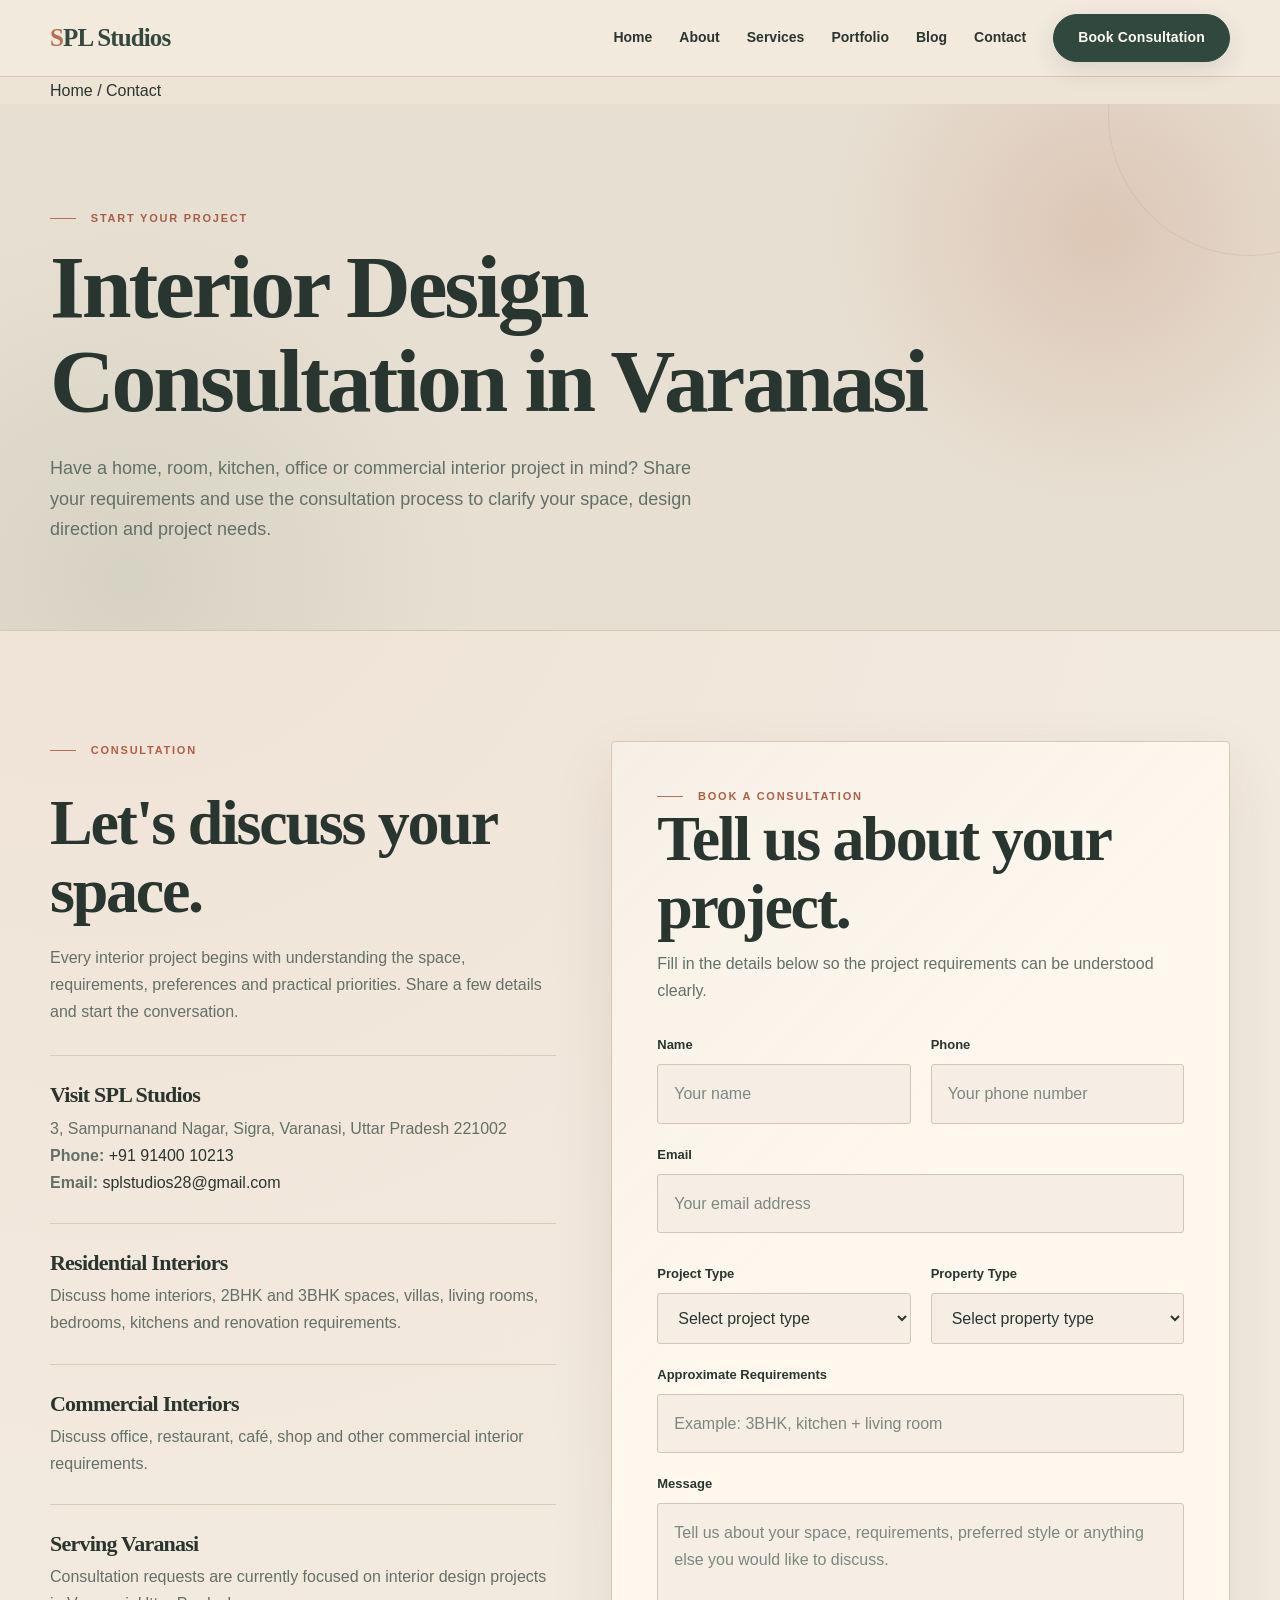
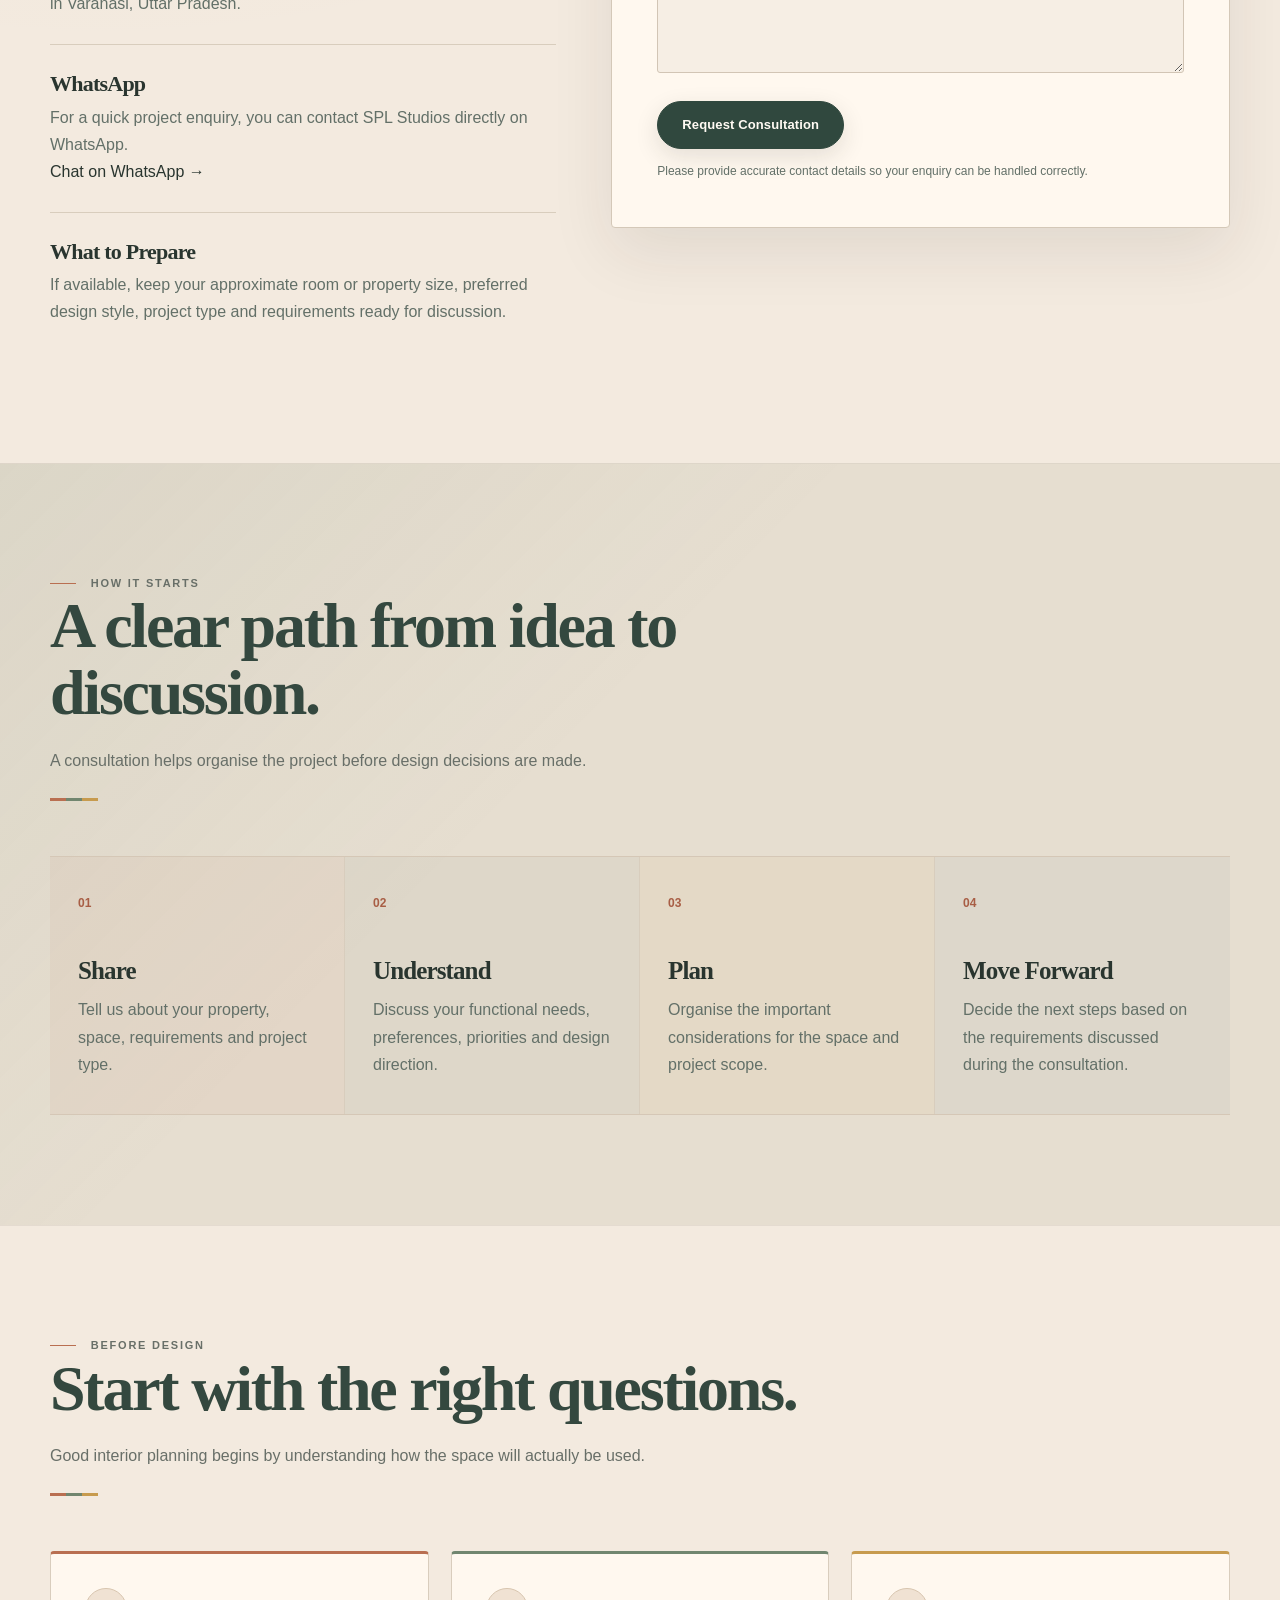
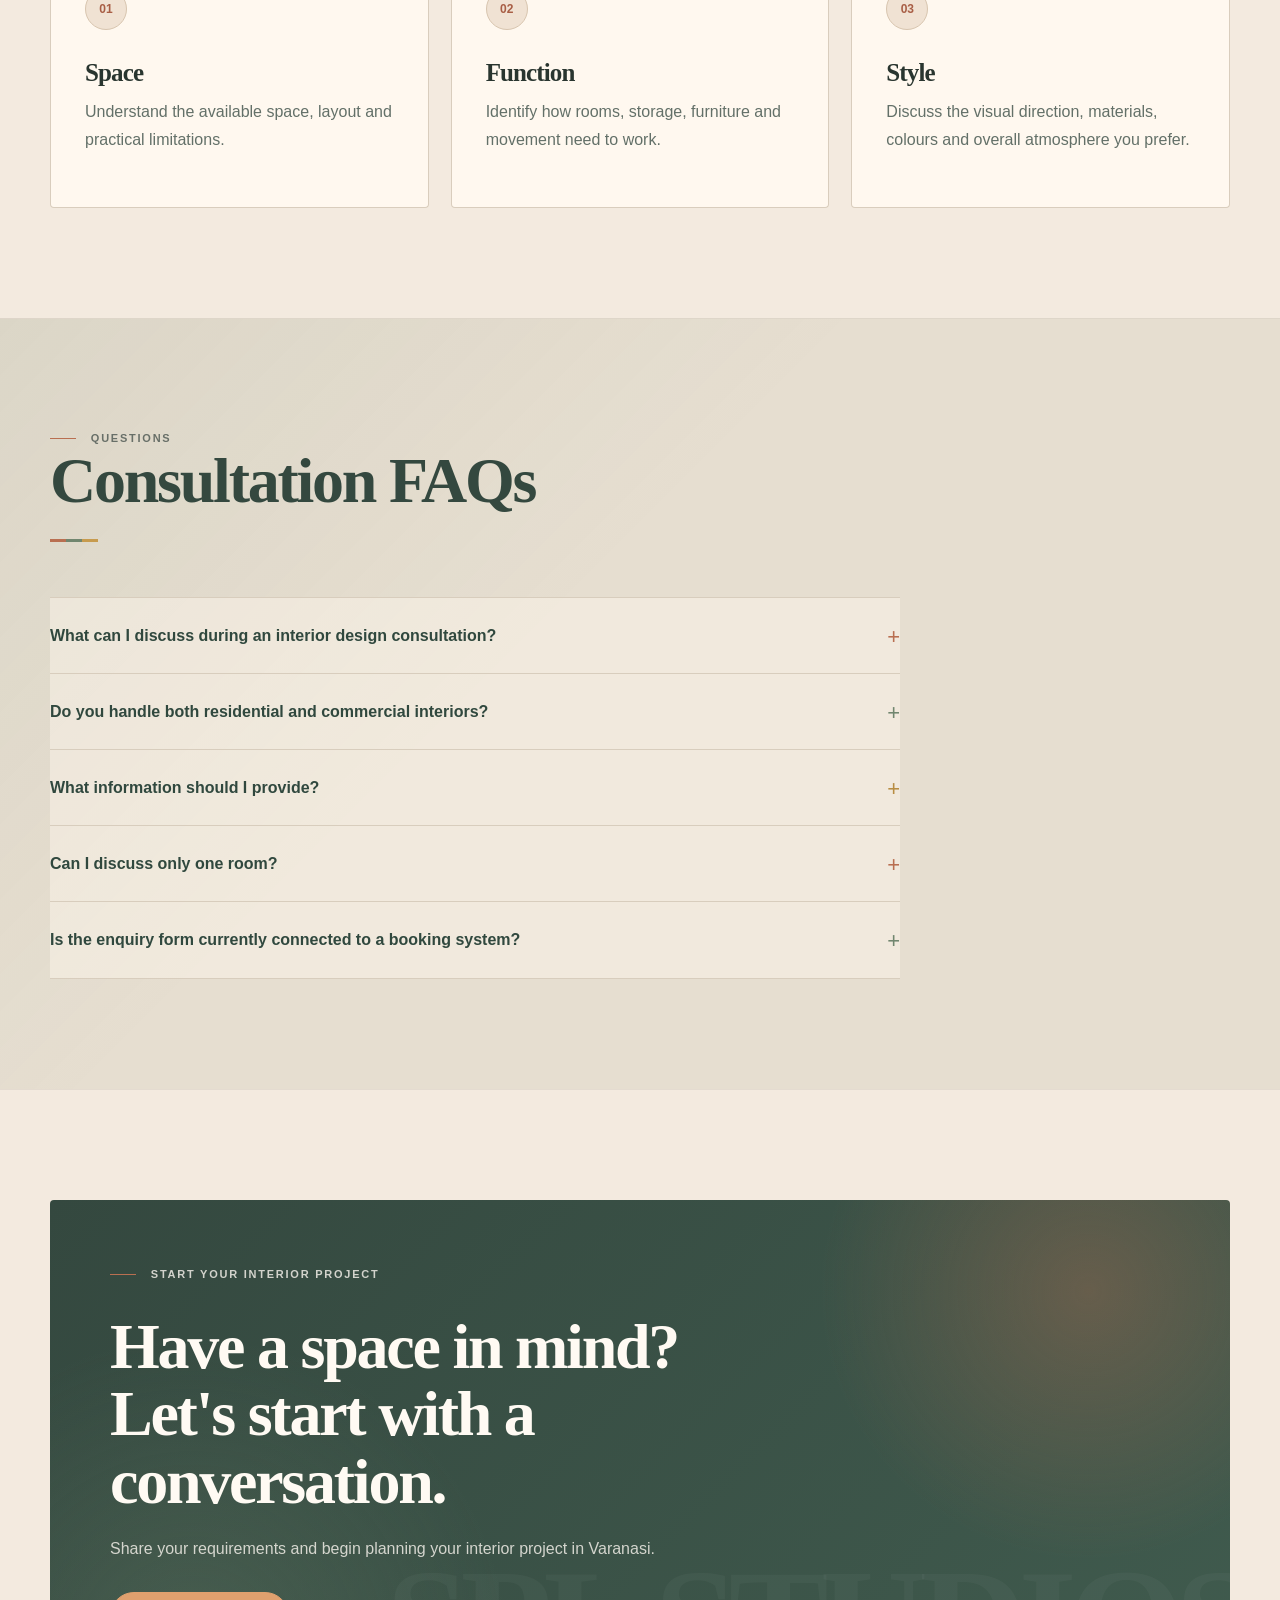
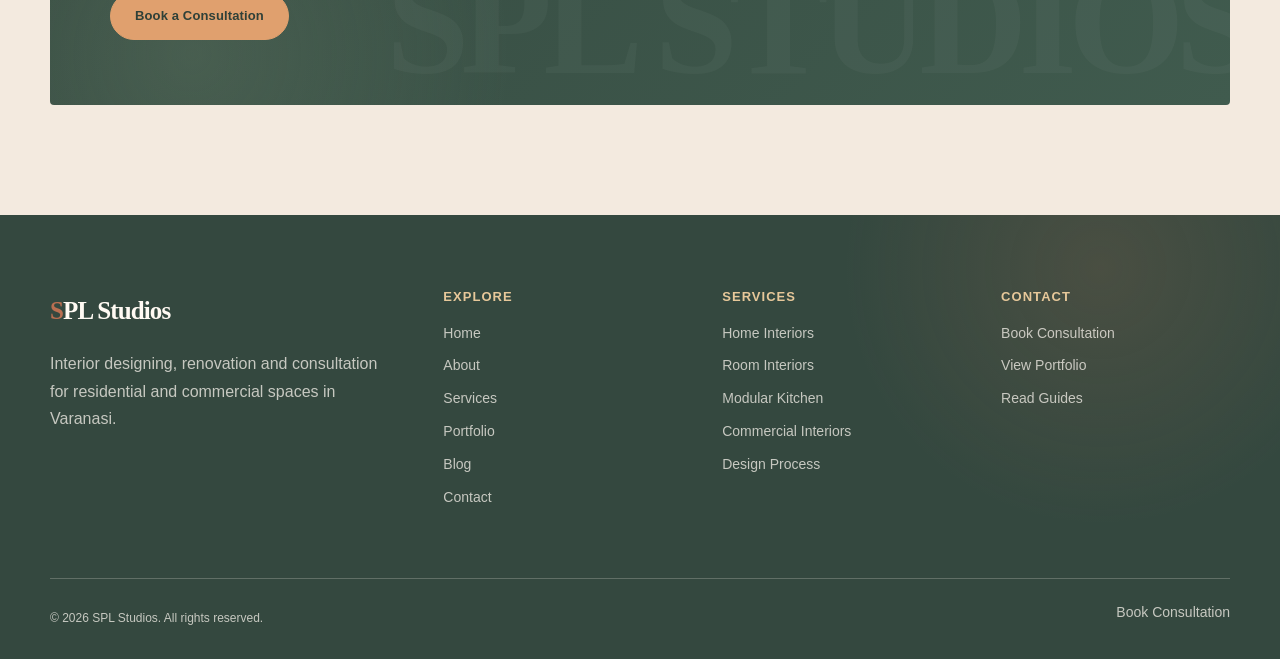
<file: contact/index.html>
<!DOCTYPE html>
<html lang="en">
<head>

    <!-- =========================================================
         BASIC META
         ========================================================= -->

    <meta charset="UTF-8">

    <meta
        name="viewport"
        content="width=device-width, initial-scale=1.0"
    >

    <meta
        name="description"
        content="Book an interior design consultation in Varanasi with SPL Studios. Discuss your home, room, kitchen, office or commercial interior design requirements."
    >

    <meta
        name="robots"
        content="index, follow"
    >

    <meta
        name="author"
        content="SPL Studios"
    >

    <meta
        name="theme-color"
        content="#f5f2ec"
    >

    <!-- =========================================================
         TITLE
         Primary keyword:
         interior design consultation in Varanasi
         ========================================================= -->

    <title>
        Interior Design Consultation in Varanasi | SPL Studios
    </title>

    <!-- =========================================================
         CANONICAL
         Replace splstudios.com with the real domain before launch.
         ========================================================= -->

    <link
        rel="canonical"
        href="https://splstudios.com/contact/"
    >

    <!-- =========================================================
         OPEN GRAPH
         ========================================================= -->

    <meta
        property="og:type"
        content="website"
    >

    <meta
        property="og:title"
        content="Interior Design Consultation in Varanasi | SPL Studios"
    >

    <meta
        property="og:description"
        content="Discuss your interior design requirements for homes, rooms, kitchens, offices and commercial spaces in Varanasi."
    >

    <meta
        property="og:url"
        content="https://splstudios.com/contact/"
    >

    <meta
        property="og:site_name"
        content="SPL Studios"
    >

    <!-- =========================================================
         TWITTER / X CARD
         ========================================================= -->

    <meta
        name="twitter:card"
        content="summary"
    >

    <meta
        name="twitter:title"
        content="Interior Design Consultation in Varanasi | SPL Studios"
    >

    <meta
        name="twitter:description"
        content="Book an interior design consultation in Varanasi and discuss your interior project requirements."
    >

    <!-- =========================================================
         STYLESHEET
         ========================================================= -->

    <link
        rel="stylesheet"
        href="../assets/css/style.css"
    >

    <!-- =========================================================
         STRUCTURED DATA
         ContactPage
         ========================================================= -->

    <script type="application/ld+json">
    {
        "@context": "https://schema.org",
        "@type": "ContactPage",
        "name": "Interior Design Consultation in Varanasi",
        "description": "Contact SPL Studios to discuss interior design requirements for residential and commercial spaces in Varanasi.",
        "url": "https://splstudios.com/contact/",
        "isPartOf": {
            "@type": "WebSite",
            "name": "SPL Studios",
            "url": "https://splstudios.com/"
        }
    }
    </script>

    <!-- =========================================================
         LOCAL BUSINESS STRUCTURED DATA
         ========================================================= -->

    <script type="application/ld+json">
    {
        "@context": "https://schema.org",
        "@type": "InteriorDesign",
        "name": "SPL Studios",
        "url": "https://splstudios.com/",
        "telephone": "+91 91400 10213",
        "email": "splstudios28@gmail.com",
        "address": {
            "@type": "PostalAddress",
            "streetAddress": "3, Sampurnanand Nagar, Sigra",
            "addressLocality": "Varanasi",
            "addressRegion": "Uttar Pradesh",
            "postalCode": "221002",
            "addressCountry": "IN"
        },
        "areaServed": {
            "@type": "City",
            "name": "Varanasi"
        }
    }
    </script>

    <!-- =========================================================
         BREADCRUMB STRUCTURED DATA
         ========================================================= -->

    <script type="application/ld+json">
    {
        "@context": "https://schema.org",
        "@type": "BreadcrumbList",
        "itemListElement": [
            {
                "@type": "ListItem",
                "position": 1,
                "name": "Home",
                "item": "https://splstudios.com/"
            },
            {
                "@type": "ListItem",
                "position": 2,
                "name": "Contact",
                "item": "https://splstudios.com/contact/"
            }
        ]
    }
    </script>

</head>


<body>

    <!-- =========================================================
         HEADER
         ========================================================= -->

    <header class="site-header">

        <div class="container navbar">

            <a
                href="../"
                class="logo"
                aria-label="SPL Studios Home"
            >
                SPL Studios
            </a>


            <button
                class="menu-toggle"
                type="button"
                aria-label="Open navigation menu"
                aria-expanded="false"
                aria-controls="site-navigation"
            >
                ☰
            </button>


            <nav
                class="nav-links"
                id="site-navigation"
                aria-label="Main navigation"
            >

                <a href="../">
                    Home
                </a>

                <a href="../about/">
                    About
                </a>

                <a href="../services/">
                    Services
                </a>

                <a href="../portfolio/">
                    Portfolio
                </a>

                <a href="../blog/">
                    Blog
                </a>

                <a
                    href="../contact/"
                    class="active"
                    aria-current="page"
                >
                    Contact
                </a>

                <a
                    href="#booking"
                    class="btn btn-primary"
                >
                    Book Consultation
                </a>

            </nav>

        </div>

    </header>


    <main>

        <!-- =====================================================
             BREADCRUMB
             ===================================================== -->

        <div class="page-breadcrumb">

            <div class="container">

                <nav aria-label="Breadcrumb">

                    <a href="../">
                        Home
                    </a>

                    <span aria-hidden="true">
                        /
                    </span>

                    <span>
                        Contact
                    </span>

                </nav>

            </div>

        </div>


        <!-- =====================================================
             PAGE HERO
             ===================================================== -->

        <section class="page-hero">

            <div class="container">

                <p class="section-kicker">
                    Start Your Project
                </p>

                <h1>
                    Interior Design Consultation in Varanasi
                </h1>

                <p>
                    Have a home, room, kitchen, office or commercial
                    interior project in mind? Share your requirements
                    and use the consultation process to clarify your
                    space, design direction and project needs.
                </p>

            </div>

        </section>


        <!-- =====================================================
             CONTACT / BOOKING SECTION
             ===================================================== -->

        <section
            class="section"
            id="booking"
        >

            <div class="container">

                <div class="contact-grid">

                    <!-- =================================================
                         CONTACT INFORMATION
                         ================================================= -->

                    <div class="contact-details">

                        <p class="section-kicker">
                            Consultation
                        </p>

                        <h2>
                            Let's discuss your space.
                        </h2>

                        <p>
                            Every interior project begins with
                            understanding the space, requirements,
                            preferences and practical priorities.
                            Share a few details and start the
                            conversation.
                        </p>


                        <div class="contact-box">

                            <h3>
                                Visit SPL Studios
                            </h3>

                            <p>
                                3, Sampurnanand Nagar, Sigra, Varanasi,
                                Uttar Pradesh 221002
                            </p>

                            <p>
                                <strong>Phone:</strong>
                                <a href="tel:+919140010213">+91 91400 10213</a>
                            </p>

                            <p>
                                <strong>Email:</strong>
                                <a href="mailto:splstudios28@gmail.com">splstudios28@gmail.com</a>
                            </p>

                        </div>


                        <div class="contact-box">

                            <h3>
                                Residential Interiors
                            </h3>

                            <p>
                                Discuss home interiors, 2BHK and 3BHK
                                spaces, villas, living rooms, bedrooms,
                                kitchens and renovation requirements.
                            </p>

                        </div>


                        <div class="contact-box">

                            <h3>
                                Commercial Interiors
                            </h3>

                            <p>
                                Discuss office, restaurant, café,
                                shop and other commercial interior
                                requirements.
                            </p>

                        </div>


                        <div class="contact-box">

                            <h3>
                                Serving Varanasi
                            </h3>

                            <p>
                                Consultation requests are currently
                                focused on interior design projects
                                in Varanasi, Uttar Pradesh.
                            </p>

                        </div>


                        <div class="contact-box">

                            <h3>
                                WhatsApp
                            </h3>

                            <p>
                                For a quick project enquiry, you can contact
                                SPL Studios directly on WhatsApp.
                            </p>

                            <p>
                                <a href="https://wa.me/919140010213" target="_blank" rel="noopener">
                                    Chat on WhatsApp →
                                </a>
                            </p>

                        </div>


                        <div class="contact-box">

                            <h3>
                                What to Prepare
                            </h3>

                            <p>
                                If available, keep your approximate
                                room or property size, preferred
                                design style, project type and
                                requirements ready for discussion.
                            </p>

                        </div>

                    </div>


                    <!-- =================================================
                         CONTACT FORM
                         ================================================= -->

                    <div class="form-card">

                        <p class="section-kicker">
                            Book a Consultation
                        </p>

                        <h2>
                            Tell us about your project.
                        </h2>

                        <p>
                            Fill in the details below so the project
                            requirements can be understood clearly.
                        </p>


                        <form
                            id="contact-form"
                            method="post"
                            novalidate
                        >

                            <!-- =========================================
                                 PERSONAL DETAILS
                                 ========================================= -->

                            <div class="form-grid">

                                <div class="form-group">

                                    <label for="name">
                                        Name
                                    </label>

                                    <input
                                        type="text"
                                        id="name"
                                        name="name"
                                        autocomplete="name"
                                        placeholder="Your name"
                                        required
                                    >

                                </div>


                                <div class="form-group">

                                    <label for="phone">
                                        Phone
                                    </label>

                                    <input
                                        type="tel"
                                        id="phone"
                                        name="phone"
                                        autocomplete="tel"
                                        inputmode="tel"
                                        placeholder="Your phone number"
                                        required
                                    >

                                </div>

                            </div>


                            <div class="form-group">

                                <label for="email">
                                    Email
                                </label>

                                <input
                                    type="email"
                                    id="email"
                                    name="email"
                                    autocomplete="email"
                                    placeholder="Your email address"
                                >

                            </div>


                            <!-- =========================================
                                 PROJECT TYPE
                                 ========================================= -->

                            <div class="form-grid">

                                <div class="form-group">

                                    <label for="project-type">
                                        Project Type
                                    </label>

                                    <select
                                        id="project-type"
                                        name="project_type"
                                        required
                                    >

                                        <option
                                            value=""
                                            selected
                                            disabled
                                        >
                                            Select project type
                                        </option>

                                        <option value="residential">
                                            Residential Interior
                                        </option>

                                        <option value="2bhk">
                                            2BHK Interior
                                        </option>

                                        <option value="3bhk">
                                            3BHK Interior
                                        </option>

                                        <option value="villa">
                                            Villa Interior
                                        </option>

                                        <option value="room">
                                            Room Interior
                                        </option>

                                        <option value="kitchen">
                                            Modular Kitchen
                                        </option>

                                        <option value="office">
                                            Office Interior
                                        </option>

                                        <option value="restaurant-cafe">
                                            Restaurant / Café
                                        </option>

                                        <option value="commercial">
                                            Commercial Interior
                                        </option>

                                        <option value="renovation">
                                            Renovation
                                        </option>

                                        <option value="other">
                                            Other
                                        </option>

                                    </select>

                                </div>


                                <div class="form-group">

                                    <label for="property-type">
                                        Property Type
                                    </label>

                                    <select
                                        id="property-type"
                                        name="property_type"
                                    >

                                        <option
                                            value=""
                                            selected
                                        >
                                            Select property type
                                        </option>

                                        <option value="apartment">
                                            Apartment / Flat
                                        </option>

                                        <option value="independent-house">
                                            Independent House
                                        </option>

                                        <option value="villa">
                                            Villa
                                        </option>

                                        <option value="office">
                                            Office
                                        </option>

                                        <option value="restaurant-cafe">
                                            Restaurant / Café
                                        </option>

                                        <option value="shop">
                                            Shop / Commercial Space
                                        </option>

                                        <option value="other">
                                            Other
                                        </option>

                                    </select>

                                </div>

                            </div>


                            <!-- =========================================
                                 REQUIREMENTS
                                 ========================================= -->

                            <div class="form-group">

                                <label for="requirements">
                                    Approximate Requirements
                                </label>

                                <input
                                    type="text"
                                    id="requirements"
                                    name="requirements"
                                    placeholder="Example: 3BHK, kitchen + living room"
                                >

                            </div>


                            <div class="form-group">

                                <label for="message">
                                    Message
                                </label>

                                <textarea
                                    id="message"
                                    name="message"
                                    placeholder="Tell us about your space, requirements, preferred style or anything else you would like to discuss."
                                    required
                                ></textarea>

                            </div>


                            <!-- =========================================
                                 SUBMIT
                                 ========================================= -->

                            <button
                                type="submit"
                                class="btn btn-primary"
                            >
                                Request Consultation
                            </button>


                            <p
                                class="form-note"
                                id="form-message"
                                aria-live="polite"
                            >
                                Please provide accurate contact details
                                so your enquiry can be handled correctly.
                            </p>

                        </form>

                    </div>

                </div>

            </div>

        </section>


        <!-- =====================================================
             CONSULTATION PROCESS
             ===================================================== -->

        <section class="section section-alt">

            <div class="container">

                <div class="section-heading">

                    <p class="section-kicker">
                        How It Starts
                    </p>

                    <h2>
                        A clear path from idea to discussion.
                    </h2>

                    <p>
                        A consultation helps organise the project
                        before design decisions are made.
                    </p>

                </div>


                <div class="process-grid">

                    <div class="process-item">

                        <span class="process-number">
                            01
                        </span>

                        <h3>
                            Share
                        </h3>

                        <p>
                            Tell us about your property, space,
                            requirements and project type.
                        </p>

                    </div>


                    <div class="process-item">

                        <span class="process-number">
                            02
                        </span>

                        <h3>
                            Understand
                        </h3>

                        <p>
                            Discuss your functional needs,
                            preferences, priorities and design
                            direction.
                        </p>

                    </div>


                    <div class="process-item">

                        <span class="process-number">
                            03
                        </span>

                        <h3>
                            Plan
                        </h3>

                        <p>
                            Organise the important considerations
                            for the space and project scope.
                        </p>

                    </div>


                    <div class="process-item">

                        <span class="process-number">
                            04
                        </span>

                        <h3>
                            Move Forward
                        </h3>

                        <p>
                            Decide the next steps based on the
                            requirements discussed during the
                            consultation.
                        </p>

                    </div>

                </div>

            </div>

        </section>


        <!-- =====================================================
             WHY CONSULTATION
             ===================================================== -->

        <section class="section">

            <div class="container">

                <div class="section-heading">

                    <p class="section-kicker">
                        Before Design
                    </p>

                    <h2>
                        Start with the right questions.
                    </h2>

                    <p>
                        Good interior planning begins by understanding
                        how the space will actually be used.
                    </p>

                </div>


                <div class="card-grid">

                    <article class="card">

                        <div
                            class="card-icon"
                            aria-hidden="true"
                        >
                            01
                        </div>

                        <h3>
                            Space
                        </h3>

                        <p>
                            Understand the available space,
                            layout and practical limitations.
                        </p>

                    </article>


                    <article class="card">

                        <div
                            class="card-icon"
                            aria-hidden="true"
                        >
                            02
                        </div>

                        <h3>
                            Function
                        </h3>

                        <p>
                            Identify how rooms, storage,
                            furniture and movement need to work.
                        </p>

                    </article>


                    <article class="card">

                        <div
                            class="card-icon"
                            aria-hidden="true"
                        >
                            03
                        </div>

                        <h3>
                            Style
                        </h3>

                        <p>
                            Discuss the visual direction,
                            materials, colours and overall
                            atmosphere you prefer.
                        </p>

                    </article>

                </div>

            </div>

        </section>


        <!-- =====================================================
             FAQ
             ===================================================== -->

        <section class="section section-alt">

            <div class="container">

                <div class="section-heading">

                    <p class="section-kicker">
                        Questions
                    </p>

                    <h2>
                        Consultation FAQs
                    </h2>

                </div>


                <div class="faq-list">

                    <details>

                        <summary>
                            What can I discuss during an interior
                            design consultation?
                        </summary>

                        <p>
                            You can discuss your property, space
                            planning, room requirements, kitchen,
                            furniture, lighting, colours, materials,
                            renovation needs and overall design
                            direction.
                        </p>

                    </details>


                    <details>

                        <summary>
                            Do you handle both residential and
                            commercial interiors?
                        </summary>

                        <p>
                            The planned service structure includes
                            residential and commercial interior
                            requirements such as homes, offices,
                            restaurants, cafés and commercial spaces.
                        </p>

                    </details>


                    <details>

                        <summary>
                            What information should I provide?
                        </summary>

                        <p>
                            Sharing the property type, approximate
                            size, rooms or areas involved and your
                            main requirements can make the initial
                            discussion more useful.
                        </p>

                    </details>


                    <details>

                        <summary>
                            Can I discuss only one room?
                        </summary>

                        <p>
                            Yes. A project can focus on a specific
                            space such as a living room, bedroom or
                            kitchen, depending on the requirements.
                        </p>

                    </details>


                    <details>

                        <summary>
                            Is the enquiry form currently connected
                            to a booking system?
                        </summary>

                        <p>
                            The website form is currently prepared
                            for a real enquiry system, but a live
                            backend or form service must be connected
                            before the website is launched for actual
                            enquiries.
                        </p>

                    </details>

                </div>

            </div>

        </section>


        <!-- =====================================================
             FINAL CTA
             ===================================================== -->

        <section class="section">

            <div class="container">

                <div class="cta">

                    <p class="section-kicker">
                        Start Your Interior Project
                    </p>

                    <h2>
                        Have a space in mind? Let's start with a
                        conversation.
                    </h2>

                    <p>
                        Share your requirements and begin planning
                        your interior project in Varanasi.
                    </p>

                    <a
                        href="#booking"
                        class="btn"
                    >
                        Book a Consultation
                    </a>

                </div>

            </div>

        </section>

    </main>


    <!-- =========================================================
         FOOTER
         ========================================================= -->

    <footer class="site-footer">

        <div class="container">

            <div class="footer-grid">

                <!-- =============================================
                     BRAND
                     ============================================= -->

                <div>

                    <a
                        href="../"
                        class="logo"
                        aria-label="SPL Studios Home"
                    >
                        SPL Studios
                    </a>

                    <p>
                        Interior designing, renovation and consultation for residential
                        and commercial spaces in Varanasi.
                    </p>

                </div>


                <!-- =============================================
                     NAVIGATION
                     ============================================= -->

                <div>

                    <h3>
                        Explore
                    </h3>

                    <a href="../">
                        Home
                    </a>

                    <a href="../about/">
                        About
                    </a>

                    <a href="../services/">
                        Services
                    </a>

                    <a href="../portfolio/">
                        Portfolio
                    </a>

                    <a href="../blog/">
                        Blog
                    </a>

                    <a href="../contact/">
                        Contact
                    </a>

                </div>


                <!-- =============================================
                     SERVICES
                     ============================================= -->

                <div>

                    <h3>
                        Services
                    </h3>

                    <a href="../services/#residential">
                        Home Interiors
                    </a>

                    <a href="../services/#rooms">
                        Room Interiors
                    </a>

                    <a href="../services/#rooms">
                        Modular Kitchen
                    </a>

                    <a href="../services/#commercial">
                        Commercial Interiors
                    </a>

                    <a href="../services/">
                        Design Process
                    </a>

                </div>


                <!-- =============================================
                     CONTACT
                     ============================================= -->

                <div>

                    <h3>
                        Contact
                    </h3>

                    <a href="#booking">
                        Book Consultation
                    </a>

                    <a href="../portfolio/">
                        View Portfolio
                    </a>

                    <a href="../blog/">
                        Read Guides
                    </a>

                </div>

            </div>


            <!-- =============================================
                 FOOTER BOTTOM
                 ============================================= -->

            <div class="footer-bottom">

                <p>
                    ©
                    <span id="current-year"></span>
                    SPL Studios. All rights reserved.
                </p>

                <a href="#booking">
                    Book Consultation
                </a>

            </div>

        </div>

    </footer>


    <!-- =========================================================
         JAVASCRIPT
         ========================================================= -->

    <script src="../assets/js/script.js"></script>

</body>
</html>
</file>
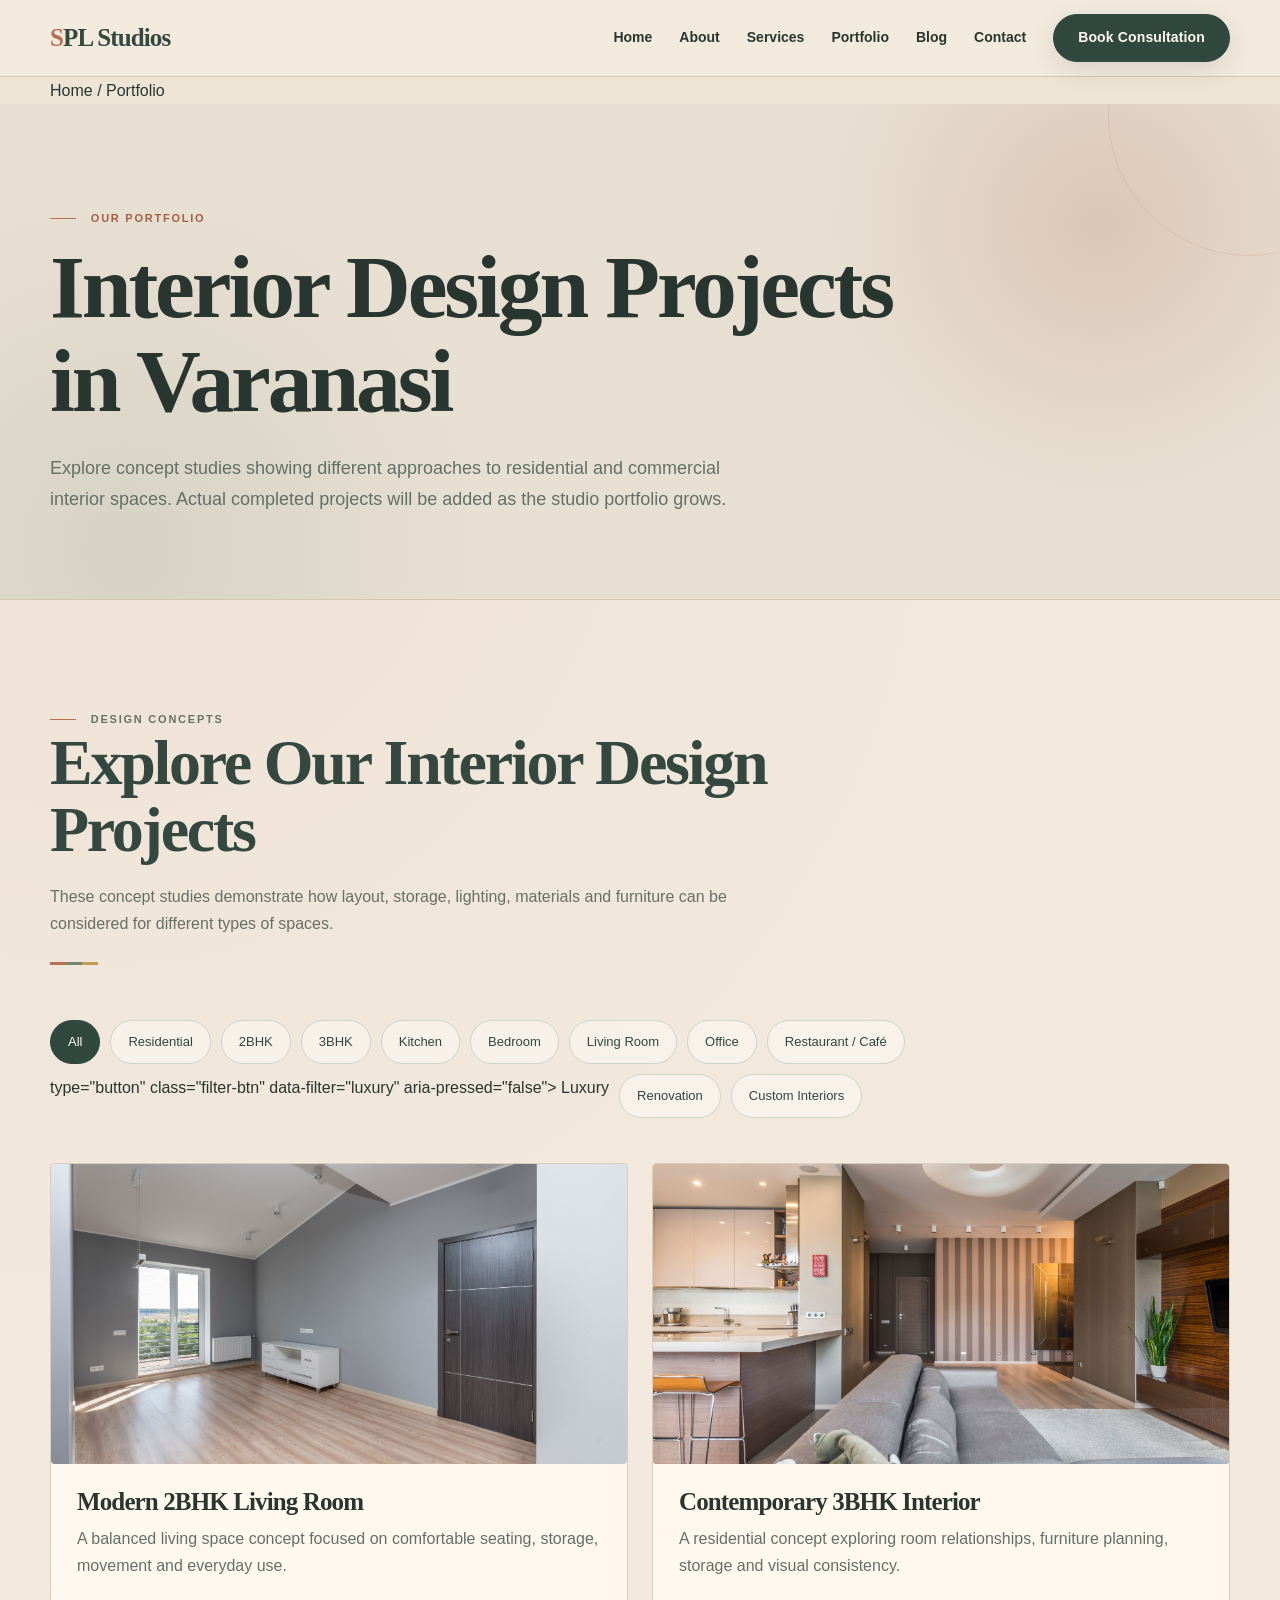
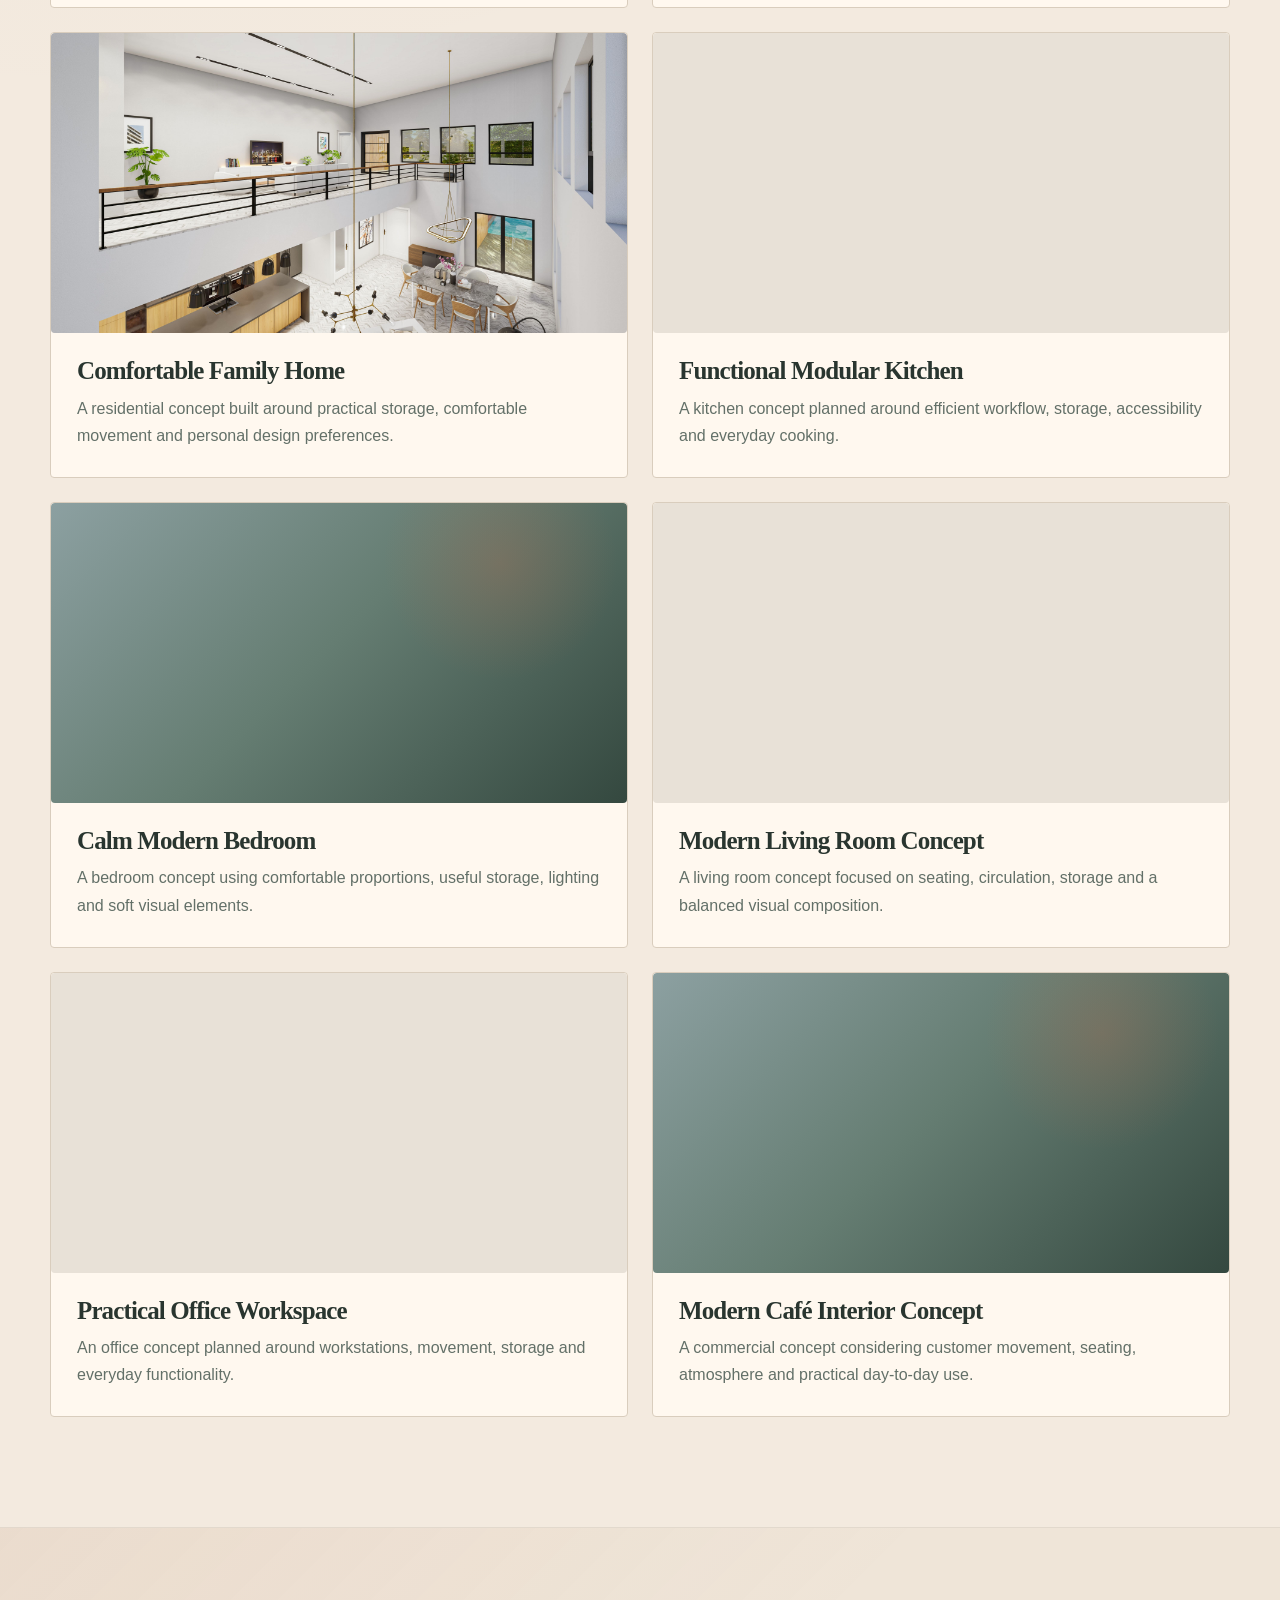
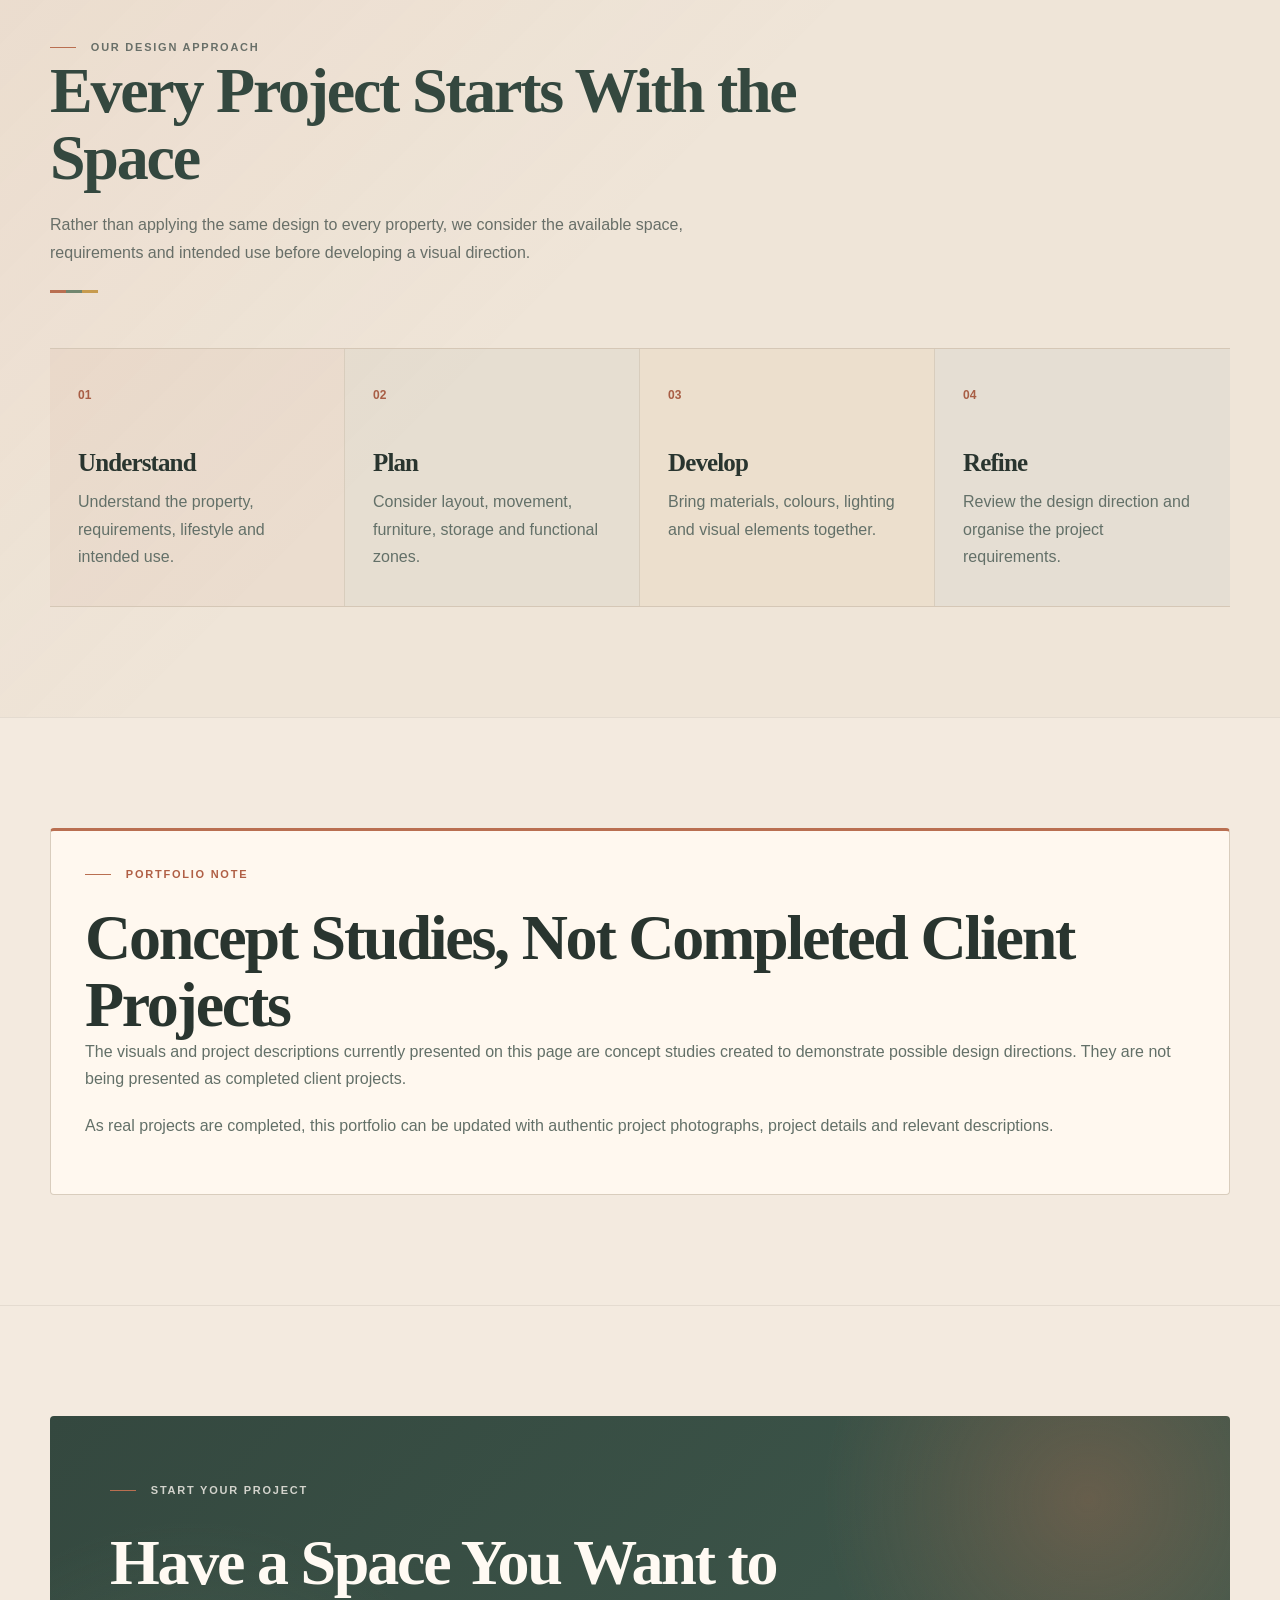
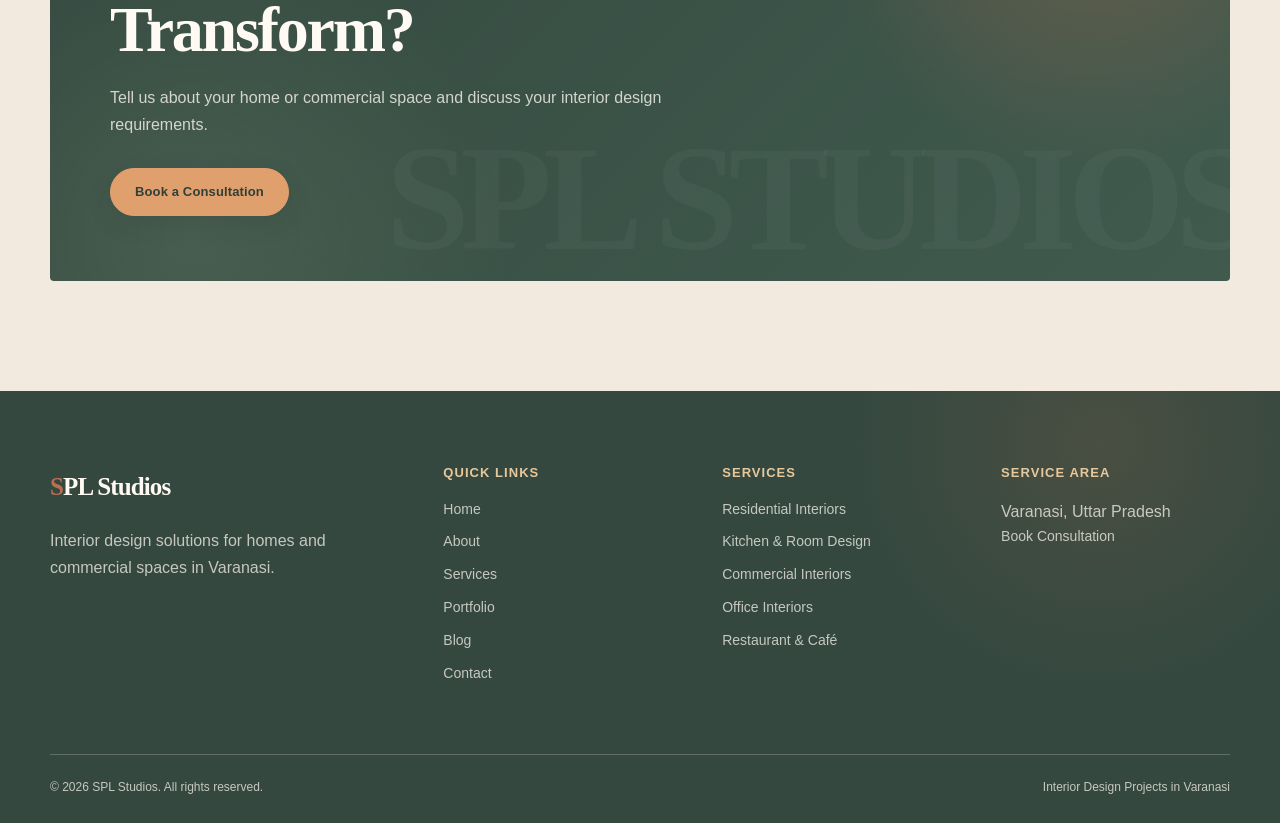
<file: portfolio/index.html>
<!DOCTYPE html>
<html lang="en-IN">

<head>
    <meta charset="UTF-8">
    <meta name="viewport" content="width=device-width, initial-scale=1.0">

    <title>Interior Design Projects in Varanasi | SPL Studios</title>

    <meta name="description"
        content="Explore our interior design projects in Varanasi, including residential homes, kitchens, bedrooms, living spaces, offices and commercial interiors.">

    <!-- Replace example.com with the real domain before launch -->
    <link rel="canonical" href="https://splstudios.com/portfolio/">

    <!-- Open Graph -->
    <meta property="og:type" content="website">
    <meta property="og:title"
        content="Interior Design Projects in Varanasi | SPL Studios">
    <meta property="og:description"
        content="Explore residential and commercial interior design concepts including homes, kitchens, bedrooms, living spaces, offices and commercial interiors.">
    <meta property="og:url" content="https://splstudios.com/portfolio/">
    <meta property="og:site_name" content="SPL Studios">

    <!-- Twitter Card -->
    <meta name="twitter:card" content="summary_large_image">
    <meta name="twitter:title"
        content="Interior Design Projects in Varanasi | SPL Studios">
    <meta name="twitter:description"
        content="Explore residential and commercial interior design concepts from SPL Studios.">

    <!-- Main CSS -->
    <link rel="stylesheet" href="../assets/css/style.css">

<style>
/* =========================================================
   SPL STUDIOS PORTFOLIO — IMAGE SIZE & CARD FIX
========================================================= */

.project-grid {
    grid-template-columns: repeat(2, minmax(0, 1fr)) !important;
    gap: 24px !important;
}

.project-card,
.project-card:nth-child(3n) {
    grid-column: auto !important;
    overflow: hidden;
}

.project-visual,
.project-card:nth-child(3n) .project-visual {
    position: relative;
    min-height: 0 !important;
    height: 300px !important;
    overflow: hidden;
    background: #e8e1d7;
}

.project-visual > img {
    position: absolute;
    inset: 0;
    z-index: 0;
    display: block;
    width: 100%;
    height: 100%;
    object-fit: cover;
    object-position: center;
}

.project-visual::after,
.project-visual::before {
    display: none !important;
    content: none !important;
}

.project-visual .project-tag {
    z-index: 2;
    top: 18px;
    left: 18px;
    margin: 0;
}

.project-visual > span:last-child {
    display: none !important;
}

.project-content {
    padding: 25px 26px 28px;
}

.project-content h3 {
    margin-bottom: 10px;
}

.project-content p {
    margin-bottom: 0;
}

@media (max-width: 700px) {
    .project-grid {
        grid-template-columns: 1fr !important;
        gap: 20px !important;
    }

    .project-card,
    .project-card:nth-child(3n) {
        grid-column: auto !important;
    }

    .project-visual,
    .project-card:nth-child(3n) .project-visual {
        height: 240px !important;
        min-height: 0 !important;
    }

    .project-content {
        padding: 22px;
    }
}
</style>

</head>


<body>

    <!-- =====================================================
         HEADER
    ====================================================== -->

    <header class="site-header">

        <div class="container navbar">

            <a href="../" class="logo" aria-label="SPL Studios Home">
                SPL Studios
            </a>


            <button
                class="menu-toggle"
                type="button"
                aria-label="Open navigation menu"
                aria-expanded="false"
                aria-controls="main-navigation">

                ☰

            </button>


            <nav
                id="main-navigation"
                class="nav-links"
                aria-label="Main navigation">

                <a href="../">
                    Home
                </a>

                <a href="../about/">
                    About
                </a>

                <a href="../services/">
                    Services
                </a>

                <a href="./" aria-current="page">
                    Portfolio
                </a>

                <a href="../blog/">
                    Blog
                </a>

                <a href="../contact/">
                    Contact
                </a>

                <a
                    href="../contact/#booking"
                    class="btn btn-primary">

                    Book Consultation

                </a>

            </nav>

        </div>

    </header>


    <!-- =====================================================
         MAIN CONTENT
    ====================================================== -->

    <main>


        <!-- =================================================
             BREADCRUMB
        ================================================== -->

        <section class="page-breadcrumb" aria-label="Breadcrumb">

            <div class="container">

                <nav aria-label="Breadcrumb">

                    <a href="../">
                        Home
                    </a>

                    <span aria-hidden="true">/</span>

                    <span>
                        Portfolio
                    </span>

                </nav>

            </div>

        </section>


        <!-- =================================================
             PAGE HERO
        ================================================== -->

        <section class="page-hero">

            <div class="container">

                <p class="eyebrow">
                    Our Portfolio
                </p>

                <h1>
                    Interior Design Projects in Varanasi
                </h1>

                <p>
                    Explore concept studies showing different approaches
                    to residential and commercial interior spaces.
                    Actual completed projects will be added as the
                    studio portfolio grows.
                </p>

            </div>

        </section>


        <!-- =================================================
             PORTFOLIO INTRO
        ================================================== -->

        <section class="section">

            <div class="container">

                <div class="section-heading">

                    <p class="eyebrow">
                        Design Concepts
                    </p>

                    <h2>
                        Explore Our Interior Design Projects
                    </h2>

                    <p>
                        These concept studies demonstrate how layout,
                        storage, lighting, materials and furniture can
                        be considered for different types of spaces.
                    </p>

                </div>


                <!-- FILTER BUTTONS -->

                <div
                    class="filter-buttons"
                    aria-label="Portfolio categories">

                    <button
                        type="button"
                        class="filter-btn active"
                        data-filter="all"
                        aria-pressed="true">

                        All

                    </button>


                    <button
                        type="button"
                        class="filter-btn"
                        data-filter="residential"
                        aria-pressed="false">

                        Residential

                    </button>


                    <button
                        type="button"
                        class="filter-btn"
                        data-filter="2bhk"
                        aria-pressed="false">

                        2BHK

                    </button>


                    <button
                        type="button"
                        class="filter-btn"
                        data-filter="3bhk"
                        aria-pressed="false">

                        3BHK

                    </button>


                    <button
                        type="button"
                        class="filter-btn"
                        data-filter="kitchen"
                        aria-pressed="false">

                        Kitchen

                    </button>


                    <button
                        type="button"
                        class="filter-btn"
                        data-filter="bedroom"
                        aria-pressed="false">

                        Bedroom

                    </button>


                    <button
                        type="button"
                        class="filter-btn"
                        data-filter="living-room"
                        aria-pressed="false">

                        Living Room

                    </button>


                    <button
                        type="button"
                        class="filter-btn"
                        data-filter="office"
                        aria-pressed="false">

                        Office

                    </button>


                    <button
                        type="button"
                        class="filter-btn"
                        data-filter="restaurant"
                        aria-pressed="false">

                        Restaurant / Café

                    </button>


                        type="button"
                        class="filter-btn"
                        data-filter="luxury"
                        aria-pressed="false">

                        Luxury

                    </button>


                    <button
                        type="button"
                        class="filter-btn"
                        data-filter="renovation"
                        aria-pressed="false">

                        Renovation

                    </button>


                    <button
                        type="button"
                        class="filter-btn"
                        data-filter="custom"
                        aria-pressed="false">

                        Custom Interiors

                    </button>

                </div>


                <!-- =================================================
                     PROJECT GRID
                ================================================== -->

                <div class="project-grid">


                    <!-- 2BHK -->

                    <article
                        class="project-card"
                        data-category="2bhk">

                        <div class="project-visual">

                            <img src="../assets/images/portfolio-2bhk.jpg" alt="Modern 2BHK interior concept in Varanasi" loading="lazy" decoding="async">

<span class="project-tag">
                                Concept Study
                            </span>

                            

                        </div>

                        <div class="project-content">

                            <h3>
                                Modern 2BHK Living Room
                            </h3>

                            <p>
                                A balanced living space concept focused
                                on comfortable seating, storage,
                                movement and everyday use.
                            </p>

                        </div>

                    </article>


                    <!-- 3BHK -->

                    <article
                        class="project-card"
                        data-category="3bhk">

                        <div class="project-visual">

                            <img src="../assets/images/portfolio-3bhk.jpg" alt="Contemporary 3BHK interior concept" loading="lazy" decoding="async">

<span class="project-tag">
                                Concept Study
                            </span>

                            

                        </div>

                        <div class="project-content">

                            <h3>
                                Contemporary 3BHK Interior
                            </h3>

                            <p>
                                A residential concept exploring
                                room relationships, furniture planning,
                                storage and visual consistency.
                            </p>

                        </div>

                    </article>


                    <!-- RESIDENTIAL -->

                    <article
                        class="project-card"
                        data-category="residential">

                        <div class="project-visual">

                            <img src="../assets/images/portfolio-residential.jpg" alt="Comfortable residential interior concept" loading="lazy" decoding="async">

<span class="project-tag">
                                Concept Study
                            </span>

                            

                        </div>

                        <div class="project-content">

                            <h3>
                                Comfortable Family Home
                            </h3>

                            <p>
                                A residential concept built around
                                practical storage, comfortable movement
                                and personal design preferences.
                            </p>

                        </div>

                    </article>


                    <!-- KITCHEN -->

                    <article
                        class="project-card"
                        data-category="kitchen">

                        <div class="project-visual">

                            <img src="../assets/images/portfolio-kitchen.jpg" alt="Functional modular kitchen interior concept" loading="lazy" decoding="async">

<span class="project-tag">
                                Concept Study
                            </span>

                            

                        </div>

                        <div class="project-content">

                            <h3>
                                Functional Modular Kitchen
                            </h3>

                            <p>
                                A kitchen concept planned around
                                efficient workflow, storage,
                                accessibility and everyday cooking.
                            </p>

                        </div>

                    </article>


                    <!-- BEDROOM -->

                    <article
                        class="project-card"
                        data-category="bedroom">

                        <div class="project-visual">

                            <img src="../assets/images/portfolio-bedroom.jpg" alt="Calm modern bedroom interior concept" loading="lazy" decoding="async">

<span class="project-tag">
                                Concept Study
                            </span>

                            

                        </div>

                        <div class="project-content">

                            <h3>
                                Calm Modern Bedroom
                            </h3>

                            <p>
                                A bedroom concept using comfortable
                                proportions, useful storage, lighting
                                and soft visual elements.
                            </p>

                        </div>

                    </article>


                    <!-- LIVING ROOM -->

                    <article
                        class="project-card"
                        data-category="living-room">

                        <div class="project-visual">

                            <img src="../assets/images/portfolio-living-room.jpg" alt="Modern living room interior concept" loading="lazy" decoding="async">

<span class="project-tag">
                                Concept Study
                            </span>

                            

                        </div>

                        <div class="project-content">

                            <h3>
                                Modern Living Room Concept
                            </h3>

                            <p>
                                A living room concept focused on seating,
                                circulation, storage and a balanced
                                visual composition.
                            </p>

                        </div>

                    </article>


                    <!-- OFFICE -->

                    <article
                        class="project-card"
                        data-category="office">

                        <div class="project-visual">

                            <img src="../assets/images/portfolio-office.jpg" alt="Contemporary office workspace interior concept" loading="lazy" decoding="async">

<span class="project-tag">
                                Concept Study
                            </span>

                            

                        </div>

                        <div class="project-content">

                            <h3>
                                Practical Office Workspace
                            </h3>

                            <p>
                                An office concept planned around
                                workstations, movement, storage and
                                everyday functionality.
                            </p>

                        </div>

                    </article>


                    <!-- RESTAURANT -->

                    <article
                        class="project-card"
                        data-category="restaurant">

                        <div class="project-visual">

                            <img src="../assets/images/portfolio-restaurant.jpg" alt="Modern restaurant and café interior concept" loading="lazy" decoding="async">

<span class="project-tag">
                                Concept Study
                            </span>

                            

                        </div>

                        <div class="project-content">

                            <h3>
                                Modern Café Interior Concept
                            </h3>

                            <p>
                                A commercial concept considering
                                customer movement, seating, atmosphere
                                and practical day-to-day use.
                            </p>

                        </div>

                    </article>


                </div>

            </div>

        </section>


        <!-- =================================================
             DESIGN APPROACH
        ================================================== -->

        <section class="section section-alt">

            <div class="container">

                <div class="section-heading">

                    <p class="eyebrow">
                        Our Design Approach
                    </p>

                    <h2>
                        Every Project Starts With the Space
                    </h2>

                    <p>
                        Rather than applying the same design to every
                        property, we consider the available space,
                        requirements and intended use before developing
                        a visual direction.
                    </p>

                </div>


                <div class="process-grid">


                    <div class="process-item">

                        <span class="process-number">
                            01
                        </span>

                        <h3>
                            Understand
                        </h3>

                        <p>
                            Understand the property, requirements,
                            lifestyle and intended use.
                        </p>

                    </div>


                    <div class="process-item">

                        <span class="process-number">
                            02
                        </span>

                        <h3>
                            Plan
                        </h3>

                        <p>
                            Consider layout, movement, furniture,
                            storage and functional zones.
                        </p>

                    </div>


                    <div class="process-item">

                        <span class="process-number">
                            03
                        </span>

                        <h3>
                            Develop
                        </h3>

                        <p>
                            Bring materials, colours, lighting and
                            visual elements together.
                        </p>

                    </div>


                    <div class="process-item">

                        <span class="process-number">
                            04
                        </span>

                        <h3>
                            Refine
                        </h3>

                        <p>
                            Review the design direction and organise
                            the project requirements.
                        </p>

                    </div>


                </div>

            </div>

        </section>


        <!-- =================================================
             PORTFOLIO NOTE
        ================================================== -->

        <section class="section">

            <div class="container">

                <div class="card">

                    <p class="eyebrow">
                        Portfolio Note
                    </p>

                    <h2>
                        Concept Studies, Not Completed Client Projects
                    </h2>

                    <p>
                        The visuals and project descriptions currently
                        presented on this page are concept studies created
                        to demonstrate possible design directions. They
                        are not being presented as completed client
                        projects.
                    </p>

                    <p>
                        As real projects are completed, this portfolio
                        can be updated with authentic project photographs,
                        project details and relevant descriptions.
                    </p>

                </div>

            </div>

        </section>


        <!-- =================================================
             CTA
        ================================================== -->

        <section class="section">

            <div class="container">

                <div class="cta">

                    <div>

                        <p class="eyebrow">
                            Start Your Project
                        </p>

                        <h2>
                            Have a Space You Want to Transform?
                        </h2>

                        <p>
                            Tell us about your home or commercial space
                            and discuss your interior design requirements.
                        </p>

                    </div>


                    <a
                        href="../contact/#booking"
                        class="btn btn-primary">

                        Book a Consultation

                    </a>

                </div>

            </div>

        </section>

    </main>


    <!-- =====================================================
         FOOTER
    ====================================================== -->

    <footer class="site-footer">

        <div class="container footer-grid">


            <div>

                <a
                    href="../"
                    class="logo"
                    aria-label="SPL Studios Home">

                    SPL Studios

                </a>

                <p>
                    Interior design solutions for homes and commercial
                    spaces in Varanasi.
                </p>

            </div>


            <div>

                <h3>
                    Quick Links
                </h3>

                <a href="../">
                    Home
                </a>

                <a href="../about/">
                    About
                </a>

                <a href="../services/">
                    Services
                </a>

                <a href="./" aria-current="page">
                    Portfolio
                </a>

                <a href="../blog/">
                    Blog
                </a>

                <a href="../contact/">
                    Contact
                </a>

            </div>


            <div>

                <h3>
                    Services
                </h3>

                <a href="../services/#residential">
                    Residential Interiors
                </a>

                <a href="../services/#rooms">
                    Kitchen &amp; Room Design
                </a>

                <a href="../services/#commercial">
                    Commercial Interiors
                </a>

                <a href="../services/#commercial">
                    Office Interiors
                </a>

                <a href="../services/#commercial">
                    Restaurant &amp; Café
                </a>

            </div>


            <div>

                <h3>
                    Service Area
                </h3>

                <p>
                    Varanasi, Uttar Pradesh
                </p>

                <a href="../contact/#booking">
                    Book Consultation
                </a>

            </div>


        </div>


        <div class="container footer-bottom">

            <p>
                © <span id="current-year"></span>
                SPL Studios. All rights reserved.
            </p>

            <p>
                Interior Design Projects in Varanasi
            </p>

        </div>

    </footer>


    <!-- =====================================================
         STRUCTURED DATA
    ====================================================== -->

    <script type="application/ld+json">
    {
        "@context": "https://schema.org",
        "@type": "CollectionPage",
        "name": "Interior Design Projects in Varanasi",
        "description": "Explore residential and commercial interior design concept studies from SPL Studios.",
        "url": "https://splstudios.com/portfolio/",
        "isPartOf": {
            "@type": "WebSite",
            "name": "SPL Studios",
            "url": "https://splstudios.com/"
        }
    }
    </script>


    <script type="application/ld+json">
    {
        "@context": "https://schema.org",
        "@type": "BreadcrumbList",
        "itemListElement": [
            {
                "@type": "ListItem",
                "position": 1,
                "name": "Home",
                "item": "https://splstudios.com/"
            },
            {
                "@type": "ListItem",
                "position": 2,
                "name": "Portfolio",
                "item": "https://splstudios.com/portfolio/"
            }
        ]
    }
    </script>


    <!-- Main JavaScript -->
    <script src="../assets/js/script.js"></script>

</body>

</html>
</file>
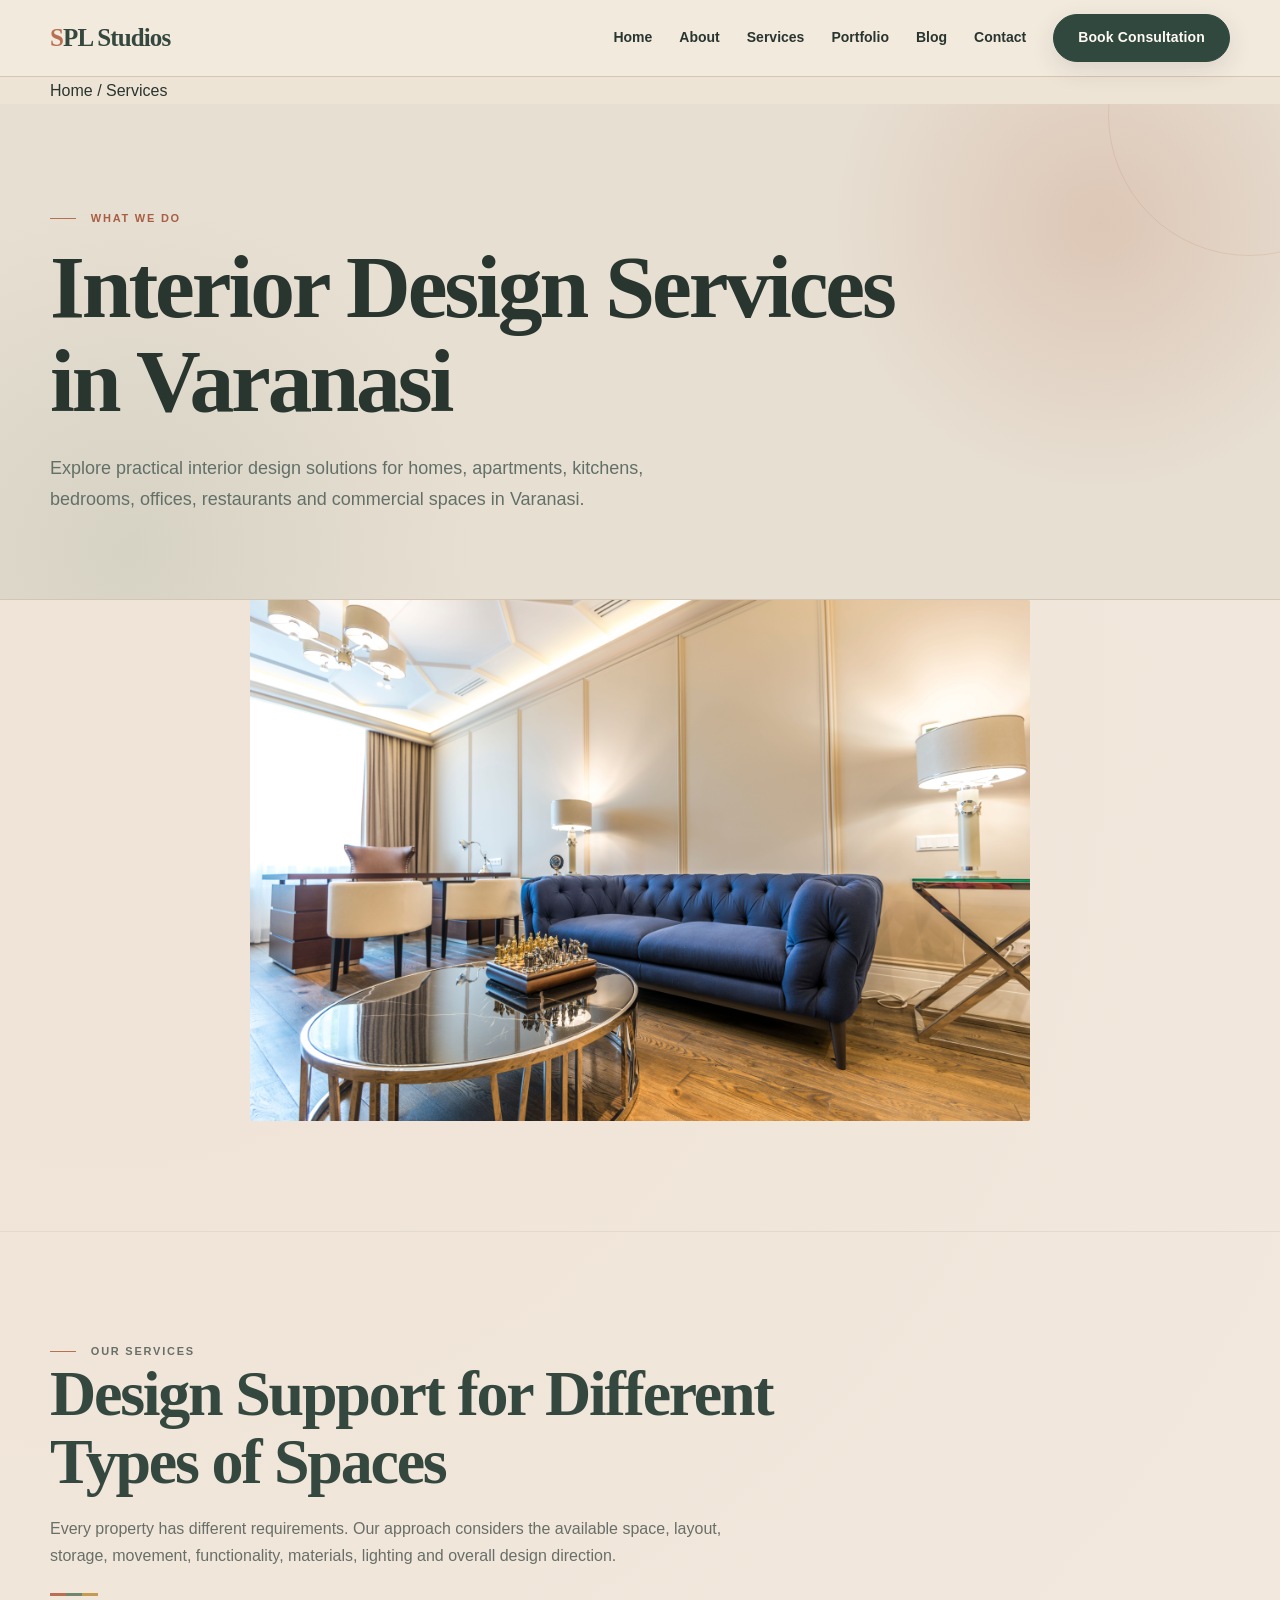
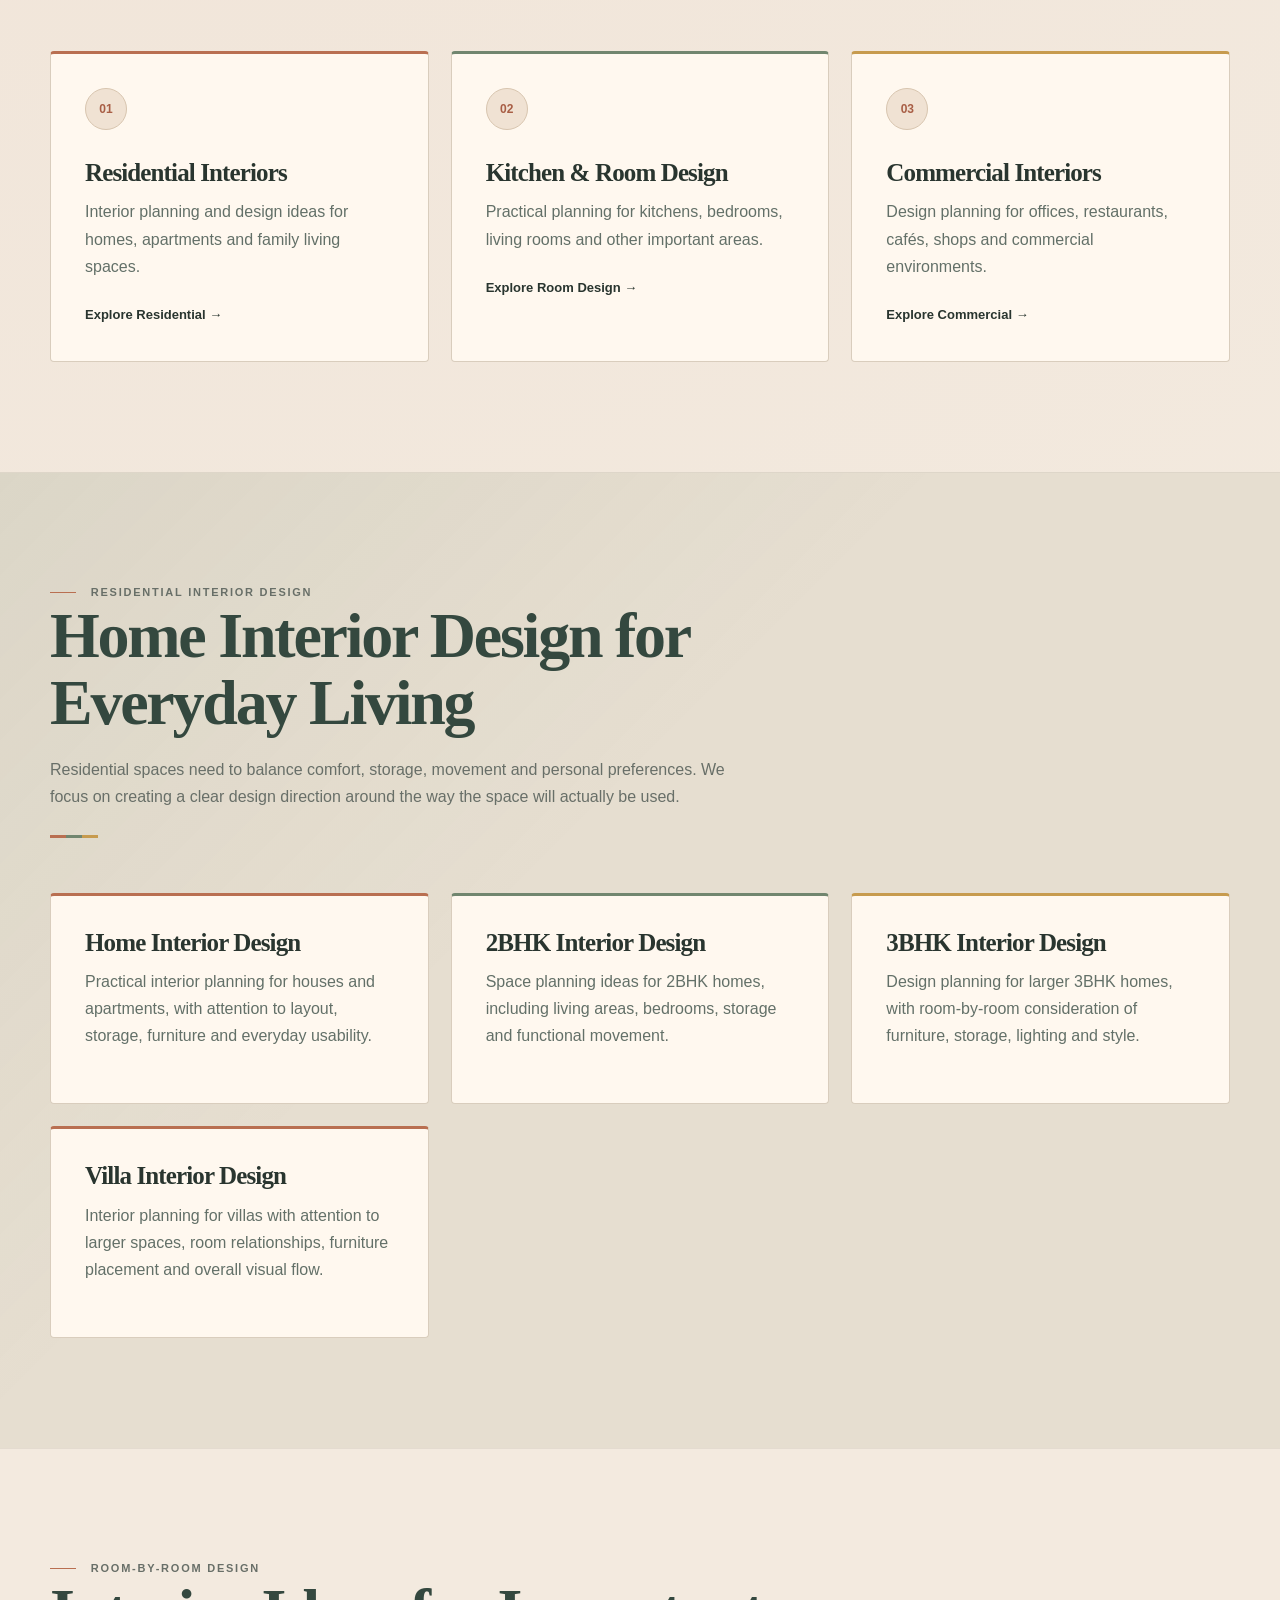
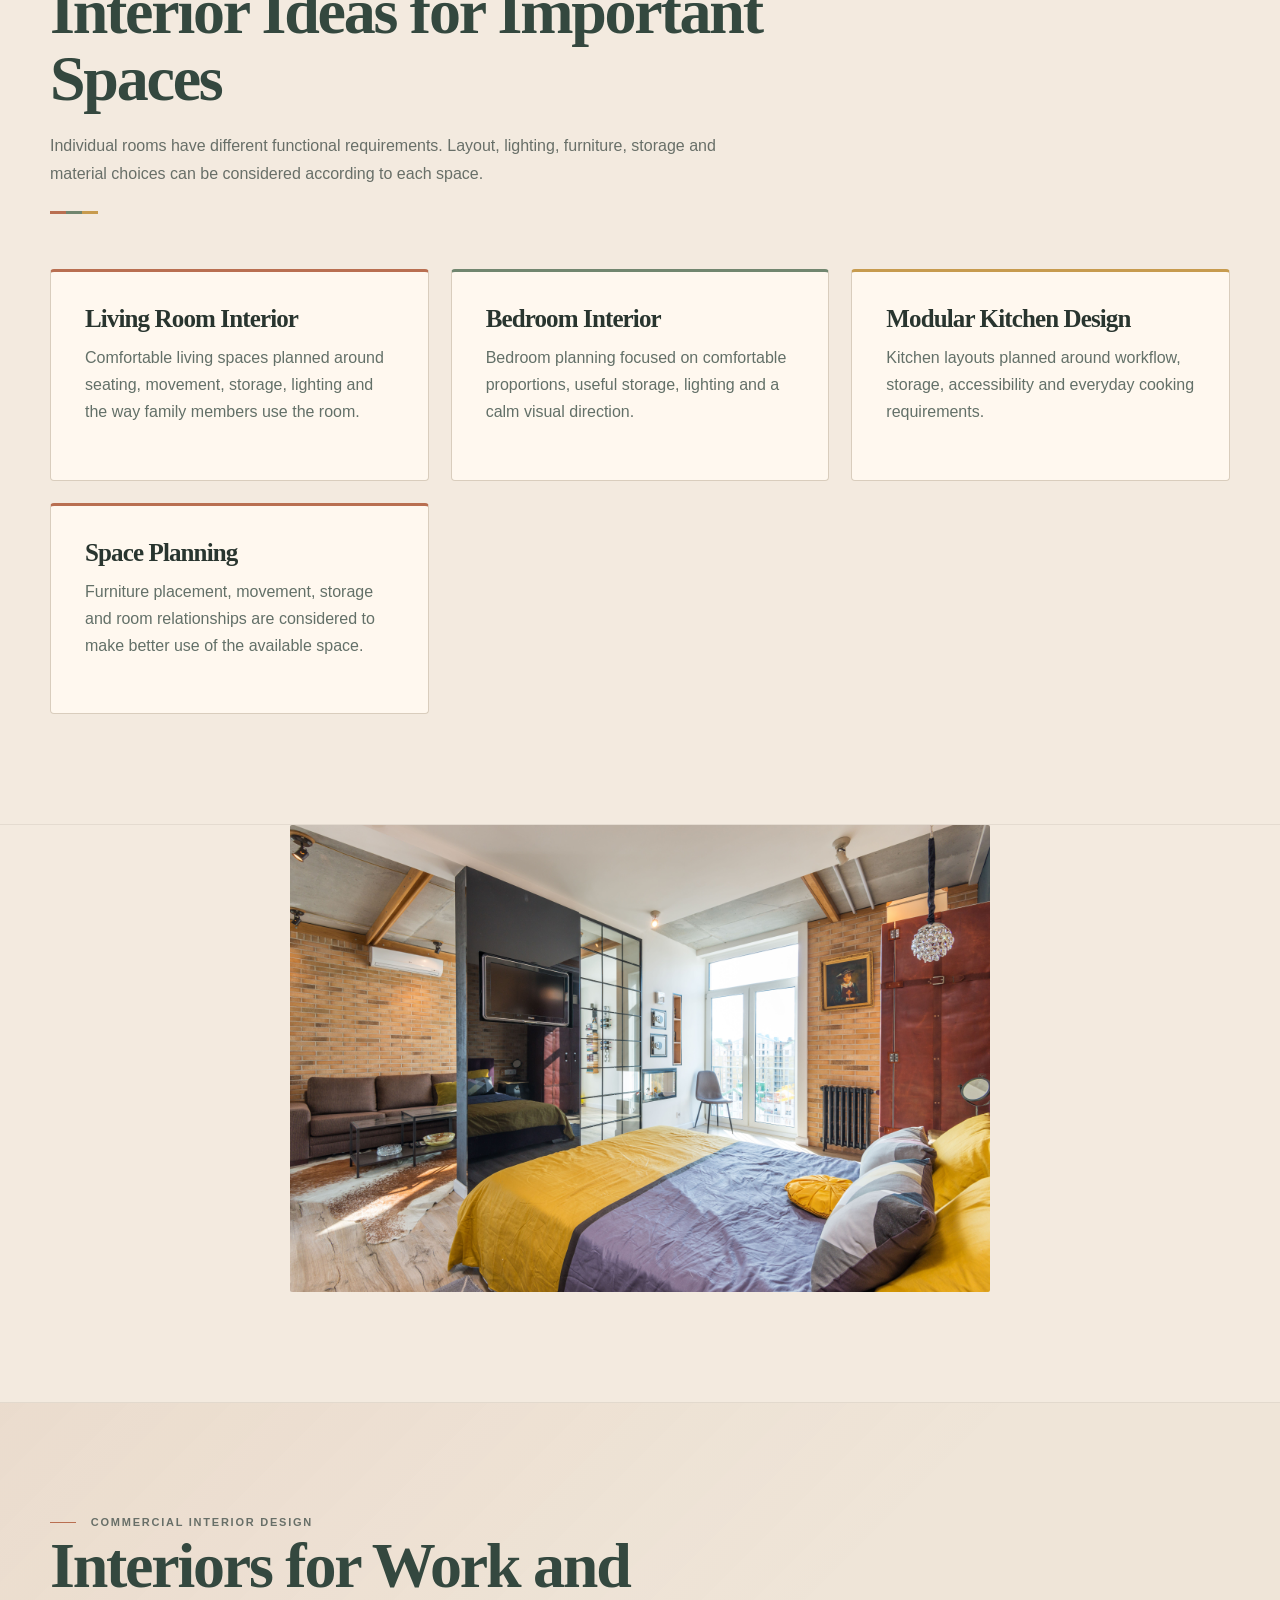
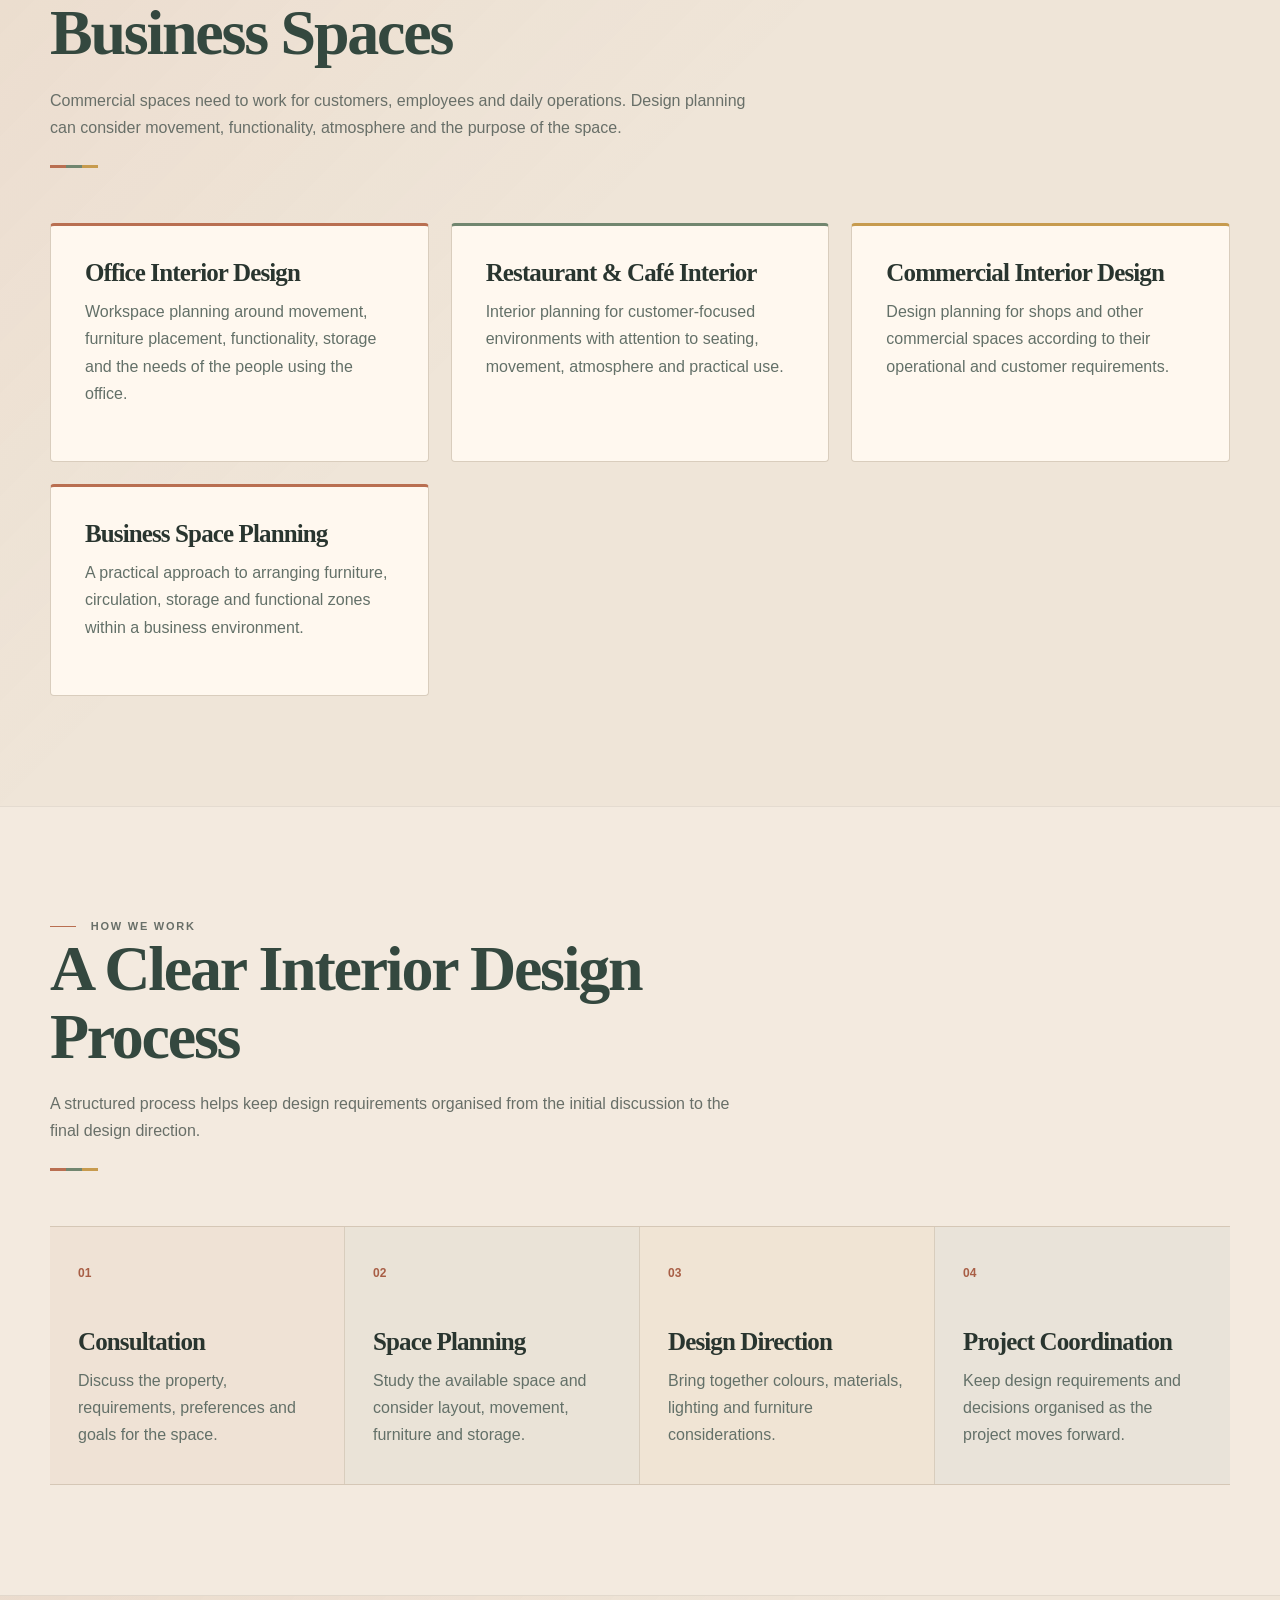
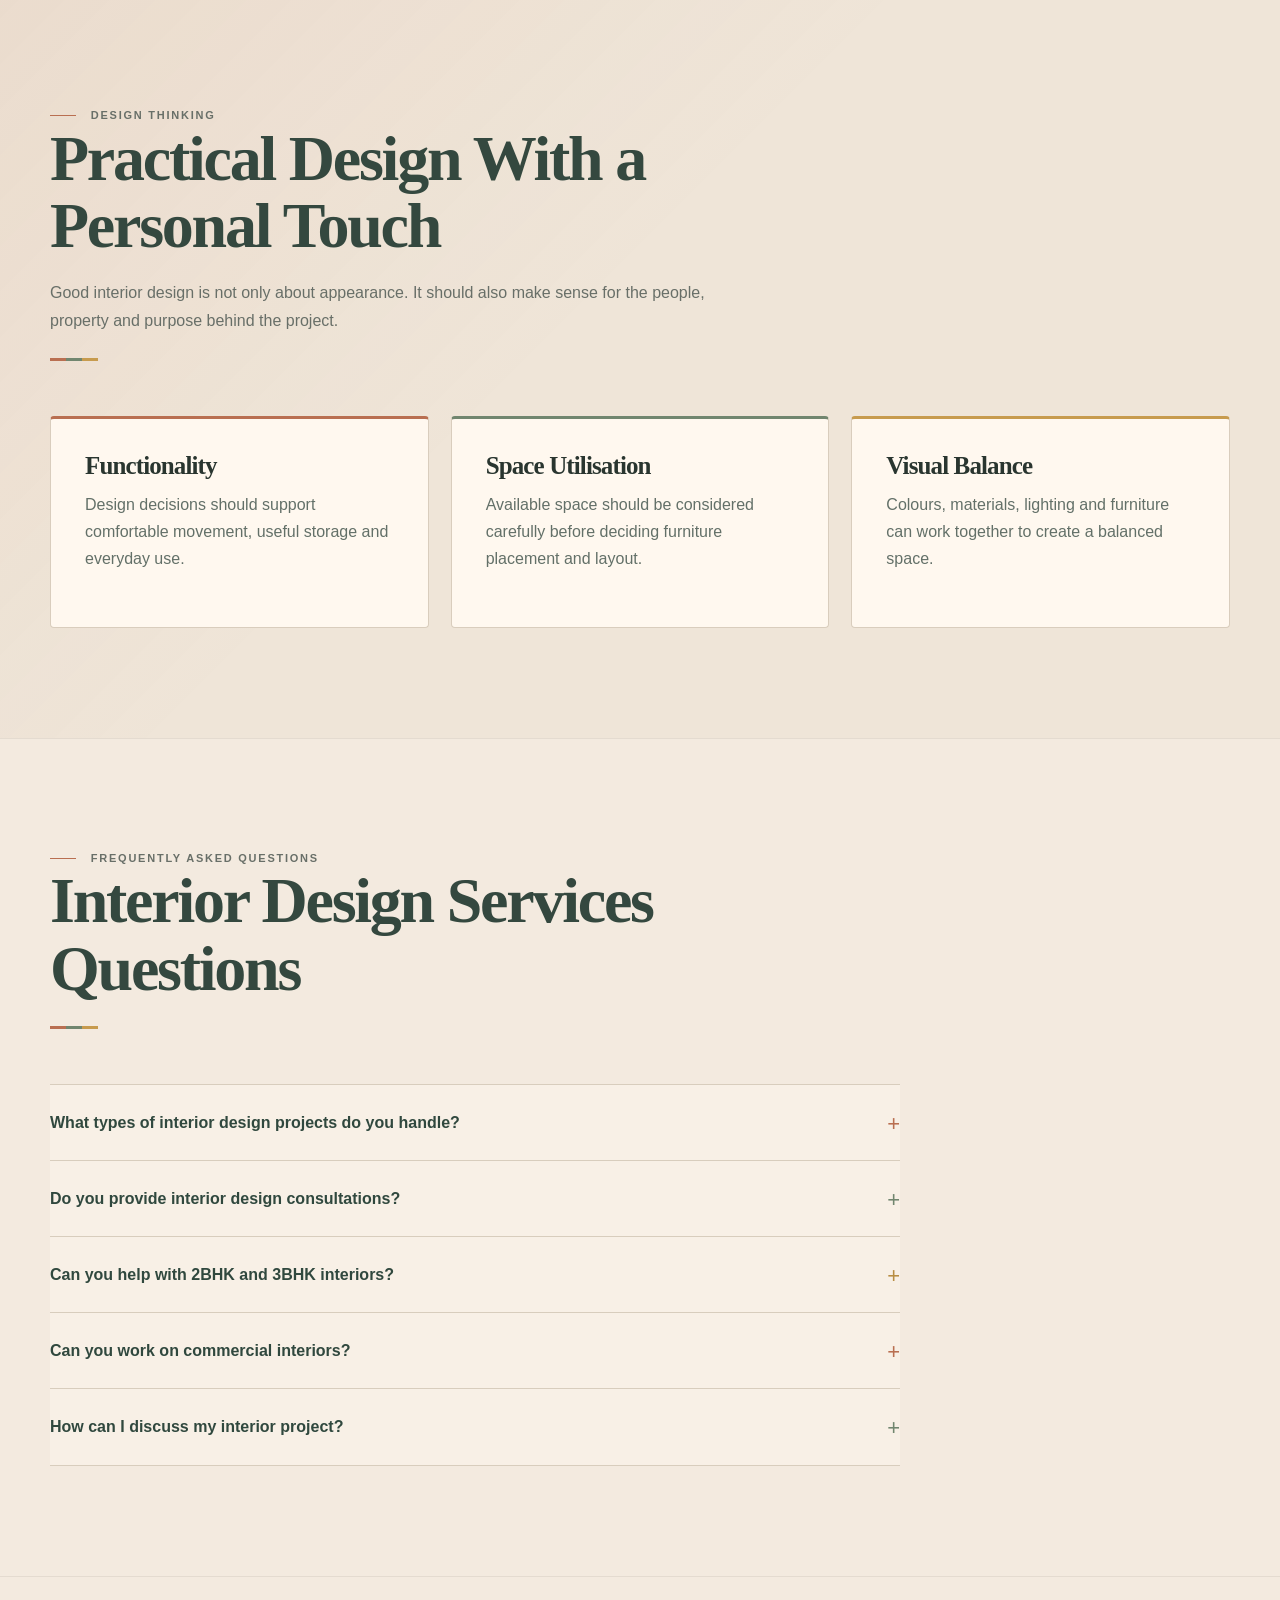
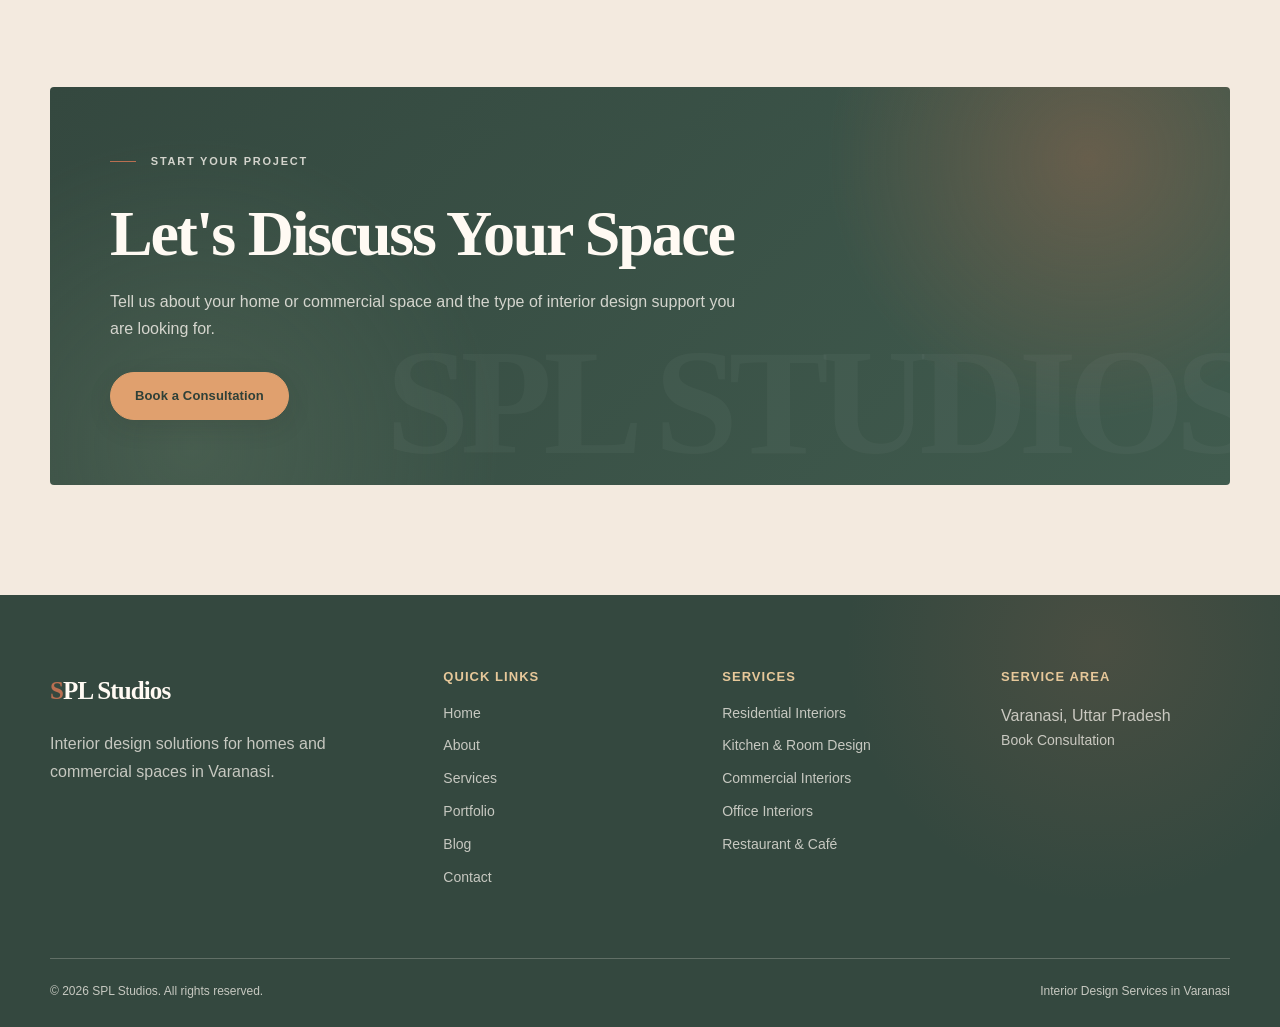
<file: services/index.html>
<!DOCTYPE html>
<html lang="en-IN">

<head>
    <meta charset="UTF-8">
    <meta name="viewport" content="width=device-width, initial-scale=1.0">

    <title>Interior Design Services in Varanasi | SPL Studios</title>

    <meta name="description"
        content="Explore interior design services in Varanasi for homes, 2BHK and 3BHK apartments, kitchens, bedrooms, offices, restaurants and commercial spaces.">

    <!-- Replace example.com with the real domain before launch -->
    <link rel="canonical" href="https://splstudios.com/services/">

    <!-- Open Graph -->
    <meta property="og:type" content="website">
    <meta property="og:title"
        content="Interior Design Services in Varanasi | SPL Studios">
    <meta property="og:description"
        content="Explore interior design services in Varanasi for homes, apartments, kitchens, bedrooms, offices, restaurants and commercial spaces.">
    <meta property="og:url" content="https://splstudios.com/services/">
    <meta property="og:site_name" content="SPL Studios">

    <!-- Twitter Card -->
    <meta name="twitter:card" content="summary_large_image">
    <meta name="twitter:title"
        content="Interior Design Services in Varanasi | SPL Studios">
    <meta name="twitter:description"
        content="Explore interior design services in Varanasi for homes, apartments, kitchens, bedrooms, offices, restaurants and commercial spaces.">

    <!-- Main CSS -->
    <link rel="stylesheet" href="../assets/css/style.css">

<style>
/* =========================================================
   SPL STUDIOS SERVICES — FINAL IMAGE SIZE
========================================================= */

.services-visual,
.services-visual-small {
    width: min(100%, 780px);
    margin: 0 auto;
    overflow: hidden;
    border-radius: 2px;
    background: #e9e2d8;
}

.services-visual img,
.services-visual-small img {
    display: block;
    width: 100%;
    height: auto !important;
    object-fit: contain;
    object-position: center;
}

.services-visual {
    max-width: 780px;
}

.services-visual-small {
    max-width: 700px;
}

@media (max-width: 900px) {
    .services-visual,
    .services-visual-small {
        width: min(100%, 680px);
    }
}

@media (max-width: 700px) {
    .services-visual,
    .services-visual-small {
        width: 100%;
    }
}
</style>

</head>


<body>

    <!-- =====================================================
         HEADER
    ====================================================== -->

    <header class="site-header">

        <div class="container navbar">

            <a href="../" class="logo" aria-label="SPL Studios Home">
                SPL Studios
            </a>


            <button
                class="menu-toggle"
                type="button"
                aria-label="Open navigation menu"
                aria-expanded="false"
                aria-controls="main-navigation">

                ☰

            </button>


            <nav
                id="main-navigation"
                class="nav-links"
                aria-label="Main navigation">

                <a href="../">
                    Home
                </a>

                <a href="../about/">
                    About
                </a>

                <a href="./" aria-current="page">
                    Services
                </a>

                <a href="../portfolio/">
                    Portfolio
                </a>

                <a href="../blog/">
                    Blog
                </a>

                <a href="../contact/">
                    Contact
                </a>

                <a
                    href="../contact/#booking"
                    class="btn btn-primary">

                    Book Consultation

                </a>

            </nav>

        </div>

    </header>


    <!-- =====================================================
         MAIN CONTENT
    ====================================================== -->

    <main>


        <!-- =================================================
             BREADCRUMB
        ================================================== -->

        <section class="page-breadcrumb" aria-label="Breadcrumb">

            <div class="container">

                <nav aria-label="Breadcrumb">

                    <a href="../">
                        Home
                    </a>

                    <span aria-hidden="true">/</span>

                    <span>
                        Services
                    </span>

                </nav>

            </div>

        </section>


        <!-- =================================================
             PAGE HERO
        ================================================== -->

        <section class="page-hero">

            <div class="container">

                <p class="eyebrow">
                    What We Do
                </p>

                <h1>
                    Interior Design Services in Varanasi
                </h1>

                <p>
                    Explore practical interior design solutions for
                    homes, apartments, kitchens, bedrooms, offices,
                    restaurants and commercial spaces in Varanasi.
                </p>

            </div>

        </section>


        <!-- =================================================
             SERVICES HERO IMAGE
        ================================================== -->

        <section class="section" style="padding-top:0;">
            <div class="container">
                <div class="services-visual">
                    <img
                        src="../assets/images/services-hero.jpg"
                        alt="Modern interior design living space"
                        loading="eager"
                        decoding="async">
                </div>
            </div>
        </section>


        <!-- =================================================
             INTRO
        ================================================== -->

        <section class="section">

            <div class="container">

                <div class="section-heading">

                    <p class="eyebrow">
                        Our Services
                    </p>

                    <h2>
                        Design Support for Different Types of Spaces
                    </h2>

                    <p>
                        Every property has different requirements.
                        Our approach considers the available space,
                        layout, storage, movement, functionality,
                        materials, lighting and overall design direction.
                    </p>

                </div>


                <div class="card-grid">


                    <article class="card">

                        <div class="card-icon" aria-hidden="true">
                            01
                        </div>

                        <h3>
                            Residential Interiors
                        </h3>

                        <p>
                            Interior planning and design ideas for
                            homes, apartments and family living spaces.
                        </p>

                        <a href="#residential">
                            Explore Residential →
                        </a>

                    </article>


                    <article class="card">

                        <div class="card-icon" aria-hidden="true">
                            02
                        </div>

                        <h3>
                            Kitchen &amp; Room Design
                        </h3>

                        <p>
                            Practical planning for kitchens, bedrooms,
                            living rooms and other important areas.
                        </p>

                        <a href="#rooms">
                            Explore Room Design →
                        </a>

                    </article>


                    <article class="card">

                        <div class="card-icon" aria-hidden="true">
                            03
                        </div>

                        <h3>
                            Commercial Interiors
                        </h3>

                        <p>
                            Design planning for offices, restaurants,
                            cafés, shops and commercial environments.
                        </p>

                        <a href="#commercial">
                            Explore Commercial →
                        </a>

                    </article>


                </div>

            </div>

        </section>


        <!-- =================================================
             RESIDENTIAL
        ================================================== -->

        <section
            class="section section-alt"
            id="residential">

            <div class="container">

                <div class="section-heading">

                    <p class="eyebrow">
                        Residential Interior Design
                    </p>

                    <h2>
                        Home Interior Design for Everyday Living
                    </h2>

                    <p>
                        Residential spaces need to balance comfort,
                        storage, movement and personal preferences.
                        We focus on creating a clear design direction
                        around the way the space will actually be used.
                    </p>

                </div>


                <div class="card-grid">


                    <!-- HOME -->

                    <article class="card">

                        <h3>
                            Home Interior Design
                        </h3>

                        <p>
                            Practical interior planning for houses and
                            apartments, with attention to layout,
                            storage, furniture and everyday usability.
                        </p>

                    </article>


                    <!-- 2BHK -->

                    <article class="card">

                        <h3>
                            2BHK Interior Design
                        </h3>

                        <p>
                            Space planning ideas for 2BHK homes,
                            including living areas, bedrooms,
                            storage and functional movement.
                        </p>

                    </article>


                    <!-- 3BHK -->

                    <article class="card">

                        <h3>
                            3BHK Interior Design
                        </h3>

                        <p>
                            Design planning for larger 3BHK homes,
                            with room-by-room consideration of
                            furniture, storage, lighting and style.
                        </p>

                    </article>


                    <!-- VILLA -->

                    <article class="card">

                        <h3>
                            Villa Interior Design
                        </h3>

                        <p>
                            Interior planning for villas with attention
                            to larger spaces, room relationships,
                            furniture placement and overall visual flow.
                        </p>

                    </article>


                </div>

            </div>

        </section>


        <!-- =================================================
             ROOMS
        ================================================== -->

        <section
            class="section"
            id="rooms">

            <div class="container">

                <div class="section-heading">

                    <p class="eyebrow">
                        Room-by-Room Design
                    </p>

                    <h2>
                        Interior Ideas for Important Spaces
                    </h2>

                    <p>
                        Individual rooms have different functional
                        requirements. Layout, lighting, furniture,
                        storage and material choices can be considered
                        according to each space.
                    </p>

                </div>


                <div class="card-grid">


                    <!-- LIVING ROOM -->

                    <article class="card">

                        <h3>
                            Living Room Interior
                        </h3>

                        <p>
                            Comfortable living spaces planned around
                            seating, movement, storage, lighting and
                            the way family members use the room.
                        </p>

                    </article>


                    <!-- BEDROOM -->

                    <article class="card">

                        <h3>
                            Bedroom Interior
                        </h3>

                        <p>
                            Bedroom planning focused on comfortable
                            proportions, useful storage, lighting and
                            a calm visual direction.
                        </p>

                    </article>


                    <!-- KITCHEN -->

                    <article class="card">

                        <h3>
                            Modular Kitchen Design
                        </h3>

                        <p>
                            Kitchen layouts planned around workflow,
                            storage, accessibility and everyday
                            cooking requirements.
                        </p>

                    </article>


                    <!-- SPACE PLANNING -->

                    <article class="card">

                        <h3>
                            Space Planning
                        </h3>

                        <p>
                            Furniture placement, movement, storage and
                            room relationships are considered to make
                            better use of the available space.
                        </p>

                    </article>


                </div>

            </div>

        </section>


        <!-- =================================================
             ROOM DESIGN VISUAL
        ================================================== -->

        <section class="section" style="padding-top:0;">
            <div class="container">
                <div class="services-visual-small">
                    <img
                        src="../assets/images/services-spaces.jpg"
                        alt="Modern home interior with living room and kitchen spaces"
                        loading="lazy"
                        decoding="async">
                </div>
            </div>
        </section>


        <!-- =================================================
             COMMERCIAL
        ================================================== -->

        <section
            class="section section-alt"
            id="commercial">

            <div class="container">

                <div class="section-heading">

                    <p class="eyebrow">
                        Commercial Interior Design
                    </p>

                    <h2>
                        Interiors for Work and Business Spaces
                    </h2>

                    <p>
                        Commercial spaces need to work for customers,
                        employees and daily operations. Design planning
                        can consider movement, functionality, atmosphere
                        and the purpose of the space.
                    </p>

                </div>


                <div class="card-grid">


                    <!-- OFFICE -->

                    <article class="card">

                        <h3>
                            Office Interior Design
                        </h3>

                        <p>
                            Workspace planning around movement,
                            furniture placement, functionality,
                            storage and the needs of the people
                            using the office.
                        </p>

                    </article>


                    <!-- RESTAURANT -->

                    <article class="card">

                        <h3>
                            Restaurant &amp; Café Interior
                        </h3>

                        <p>
                            Interior planning for customer-focused
                            environments with attention to seating,
                            movement, atmosphere and practical use.
                        </p>

                    </article>


                    <!-- COMMERCIAL -->

                    <article class="card">

                        <h3>
                            Commercial Interior Design
                        </h3>

                        <p>
                            Design planning for shops and other
                            commercial spaces according to their
                            operational and customer requirements.
                        </p>

                    </article>


                    <!-- BUSINESS SPACE -->

                    <article class="card">

                        <h3>
                            Business Space Planning
                        </h3>

                        <p>
                            A practical approach to arranging furniture,
                            circulation, storage and functional zones
                            within a business environment.
                        </p>

                    </article>


                </div>

            </div>

        </section>


        <!-- =================================================
             DESIGN PROCESS
        ================================================== -->

        <section class="section">

            <div class="container">

                <div class="section-heading">

                    <p class="eyebrow">
                        How We Work
                    </p>

                    <h2>
                        A Clear Interior Design Process
                    </h2>

                    <p>
                        A structured process helps keep design
                        requirements organised from the initial
                        discussion to the final design direction.
                    </p>

                </div>


                <div class="process-grid">


                    <div class="process-item">

                        <span class="process-number">
                            01
                        </span>

                        <h3>
                            Consultation
                        </h3>

                        <p>
                            Discuss the property, requirements,
                            preferences and goals for the space.
                        </p>

                    </div>


                    <div class="process-item">

                        <span class="process-number">
                            02
                        </span>

                        <h3>
                            Space Planning
                        </h3>

                        <p>
                            Study the available space and consider
                            layout, movement, furniture and storage.
                        </p>

                    </div>


                    <div class="process-item">

                        <span class="process-number">
                            03
                        </span>

                        <h3>
                            Design Direction
                        </h3>

                        <p>
                            Bring together colours, materials,
                            lighting and furniture considerations.
                        </p>

                    </div>


                    <div class="process-item">

                        <span class="process-number">
                            04
                        </span>

                        <h3>
                            Project Coordination
                        </h3>

                        <p>
                            Keep design requirements and decisions
                            organised as the project moves forward.
                        </p>

                    </div>


                </div>

            </div>

        </section>


        <!-- =================================================
             WHY OUR APPROACH
        ================================================== -->

        <section class="section section-alt">

            <div class="container">

                <div class="section-heading">

                    <p class="eyebrow">
                        Design Thinking
                    </p>

                    <h2>
                        Practical Design With a Personal Touch
                    </h2>

                    <p>
                        Good interior design is not only about appearance.
                        It should also make sense for the people,
                        property and purpose behind the project.
                    </p>

                </div>


                <div class="card-grid">


                    <article class="card">

                        <h3>
                            Functionality
                        </h3>

                        <p>
                            Design decisions should support comfortable
                            movement, useful storage and everyday use.
                        </p>

                    </article>


                    <article class="card">

                        <h3>
                            Space Utilisation
                        </h3>

                        <p>
                            Available space should be considered carefully
                            before deciding furniture placement and layout.
                        </p>

                    </article>


                    <article class="card">

                        <h3>
                            Visual Balance
                        </h3>

                        <p>
                            Colours, materials, lighting and furniture
                            can work together to create a balanced space.
                        </p>

                    </article>


                </div>

            </div>

        </section>


        <!-- =================================================
             FAQ
        ================================================== -->

        <section class="section">

            <div class="container">

                <div class="section-heading">

                    <p class="eyebrow">
                        Frequently Asked Questions
                    </p>

                    <h2>
                        Interior Design Services Questions
                    </h2>

                </div>


                <div class="faq-list">


                    <details>

                        <summary>
                            What types of interior design projects do you handle?
                        </summary>

                        <p>
                            The service structure covers residential
                            spaces such as homes, 2BHK and 3BHK apartments,
                            villas, kitchens, bedrooms and living rooms,
                            along with offices, restaurants, cafés and
                            other commercial spaces.
                        </p>

                    </details>


                    <details>

                        <summary>
                            Do you provide interior design consultations?
                        </summary>

                        <p>
                            Yes. The consultation stage is designed to
                            understand the property, requirements,
                            preferences and goals before planning the
                            design direction.
                        </p>

                    </details>


                    <details>

                        <summary>
                            Can you help with 2BHK and 3BHK interiors?
                        </summary>

                        <p>
                            Yes. The residential service structure includes
                            planning considerations for both 2BHK and 3BHK
                            homes, including room layout, storage,
                            furniture and everyday functionality.
                        </p>

                    </details>


                    <details>

                        <summary>
                            Can you work on commercial interiors?
                        </summary>

                        <p>
                            The commercial service structure covers offices,
                            restaurants, cafés, shops and other business
                            environments where layout and functionality
                            are important.
                        </p>

                    </details>


                    <details>

                        <summary>
                            How can I discuss my interior project?
                        </summary>

                        <p>
                            You can use the consultation form to share
                            your project requirements and contact details.
                        </p>

                    </details>


                </div>

            </div>

        </section>


        <!-- =================================================
             CTA
        ================================================== -->

        <section class="section">

            <div class="container">

                <div class="cta">

                    <div>

                        <p class="eyebrow">
                            Start Your Project
                        </p>

                        <h2>
                            Let's Discuss Your Space
                        </h2>

                        <p>
                            Tell us about your home or commercial space
                            and the type of interior design support
                            you are looking for.
                        </p>

                    </div>


                    <a
                        href="../contact/#booking"
                        class="btn btn-primary">

                        Book a Consultation

                    </a>

                </div>

            </div>

        </section>

    </main>


    <!-- =====================================================
         FOOTER
    ====================================================== -->

    <footer class="site-footer">

        <div class="container footer-grid">


            <div>

                <a href="../" class="logo" aria-label="SPL Studios Home">
                    SPL Studios
                </a>

                <p>
                    Interior design solutions for homes and commercial
                    spaces in Varanasi.
                </p>

            </div>


            <div>

                <h3>
                    Quick Links
                </h3>

                <a href="../">
                    Home
                </a>

                <a href="../about/">
                    About
                </a>

                <a href="./" aria-current="page">
                    Services
                </a>

                <a href="../portfolio/">
                    Portfolio
                </a>

                <a href="../blog/">
                    Blog
                </a>

                <a href="../contact/">
                    Contact
                </a>

            </div>


            <div>

                <h3>
                    Services
                </h3>

                <a href="#residential">
                    Residential Interiors
                </a>

                <a href="#rooms">
                    Kitchen &amp; Room Design
                </a>

                <a href="#commercial">
                    Commercial Interiors
                </a>

                <a href="#commercial">
                    Office Interiors
                </a>

                <a href="#commercial">
                    Restaurant &amp; Café
                </a>

            </div>


            <div>

                <h3>
                    Service Area
                </h3>

                <p>
                    Varanasi, Uttar Pradesh
                </p>

                <a href="../contact/#booking">
                    Book Consultation
                </a>

            </div>


        </div>


        <div class="container footer-bottom">

            <p>
                © <span id="current-year"></span>
                SPL Studios. All rights reserved.
            </p>

            <p>
                Interior Design Services in Varanasi
            </p>

        </div>

    </footer>


    <!-- =====================================================
         STRUCTURED DATA
    ====================================================== -->

    <script type="application/ld+json">
    {
        "@context": "https://schema.org",
        "@type": "WebPage",
        "name": "Interior Design Services in Varanasi",
        "description": "Explore interior design services in Varanasi for homes, 2BHK and 3BHK apartments, kitchens, bedrooms, offices, restaurants and commercial spaces.",
        "url": "https://splstudios.com/services/",
        "isPartOf": {
            "@type": "WebSite",
            "name": "SPL Studios",
            "url": "https://splstudios.com/"
        }
    }
    </script>


    <script type="application/ld+json">
    {
        "@context": "https://schema.org",
        "@type": "BreadcrumbList",
        "itemListElement": [
            {
                "@type": "ListItem",
                "position": 1,
                "name": "Home",
                "item": "https://splstudios.com/"
            },
            {
                "@type": "ListItem",
                "position": 2,
                "name": "Services",
                "item": "https://splstudios.com/services/"
            }
        ]
    }
    </script>


    <!-- Main JavaScript -->
    <script src="../assets/js/script.js"></script>

</body>

</html>
</file>
<file: assets/css/style.css>
/* =========================================================
   SPL STUDIOS
   MAIN WEBSITE STYLESHEET
========================================================= */

:root {
    --bg: #f3eadf;
    --bg-soft: #e6ded0;
    --surface: #fff8ef;
    --surface-dark: #34483f;

    --text: #30332f;
    --muted: #6e716a;
    --text-light: #f7f1e7;

    --accent: #b96f51;
    --border: #d8cdbd;
    --border-dark: #59635c;
    --line: #d8cdbd;
    --text-soft: #918d83;

    --max-width: 1180px;
    --radius: 4px;
}


/* =========================================================
   RESET
========================================================= */

* {
    margin: 0;
    padding: 0;
    box-sizing: border-box;
}

html {
    scroll-behavior: smooth;
    scroll-padding-top: 92px;
}

body {
    background: var(--bg);
    color: var(--text);
    font-family: Arial, Helvetica, sans-serif;
    font-size: 16px;
    -webkit-font-smoothing: antialiased;
    text-rendering: optimizeLegibility;
    line-height: 1.7;
    overflow-x: hidden;
}

img {
    display: block;
    max-width: 100%;
}

a {
    color: inherit;
    text-decoration: none;
}

button,
input,
textarea,
select {
    font: inherit;
}

/* =========================
   ACCESSIBILITY
   ========================= */

:focus-visible {
    outline: 2px solid var(--accent);
    outline-offset: 4px;
}

button:focus-visible,
a:focus-visible,
input:focus-visible,
textarea:focus-visible,
select:focus-visible {
    outline: 2px solid var(--accent);
    outline-offset: 3px;
}


/* =========================================================
   TYPOGRAPHY
========================================================= */

h1,
h2,
h3,
h4 {
    font-family: Georgia, "Times New Roman", serif;
    font-weight: 600;
    line-height: 1.05;
    letter-spacing: -0.035em;
}

h1 {
    font-size: clamp(52px, 7vw, 92px);
}

h2 {
    font-size: clamp(40px, 5vw, 68px);
}

h3 {
    font-size: 25px;
}

p {
    color: var(--muted);
}

.section-kicker,
.eyebrow,
.home-label {
    color: var(--accent);
    font-size: 11px;
    font-weight: 700;
    letter-spacing: 0.16em;
    text-transform: uppercase;
}


/* =========================================================
   CONTAINER
========================================================= */

.container {
    width: min(
        var(--max-width),
        calc(100% - 48px)
    );

    margin-inline: auto;
}


/* =========================================================
   HEADER
========================================================= */

.site-header {
    position: sticky;
    top: 0;
    z-index: 1000;

    background: rgba(245, 241, 235, 0.90);

    border-bottom: 1px solid var(--border);

    backdrop-filter: blur(14px);
}

.navbar {
    min-height: 76px;

    display: flex;
    align-items: center;
    justify-content: space-between;

    gap: 30px;
}

.logo {
    font-family: Georgia, "Times New Roman", serif;
    font-size: 25px;
    font-weight: 700;
    letter-spacing: -0.035em;
}

.nav-links {
    display: flex;
    align-items: center;
    gap: 27px;
}

.nav-links a {
    position: relative;

    font-size: 14px;
    font-weight: 600;
}

.nav-links a:not(.btn)::after {
    content: "";

    position: absolute;
    left: 0;
    bottom: -7px;

    width: 0;
    height: 1px;

    background: var(--text);

    transition: width 0.3s ease;
}

.nav-links a:not(.btn):hover::after,
.nav-links a.active::after {
    width: 100%;
}

.menu-toggle {
    display: none;

    border: 0;
    background: transparent;

    color: var(--text);

    cursor: pointer;

    font-size: 25px;
}


/* =========================================================
   BUTTONS
========================================================= */

.btn {
    display: inline-flex;
    align-items: center;
    justify-content: center;

    min-height: 48px;

    padding: 0 24px;

    border: 1px solid transparent;
    border-radius: 999px;

    font-size: 13px;
    font-weight: 700;

    white-space: nowrap;

    cursor: pointer;

    transition:
        transform 0.25s ease,
        background 0.25s ease,
        color 0.25s ease,
        border-color 0.25s ease;
}

.btn:hover {
    transform: translateY(-2px);
}

.btn-primary {
    background: var(--surface-dark);
    color: #ffffff;
    box-shadow: 0 8px 24px rgba(41, 38, 34, 0.12);
}

.btn-primary:hover {
    background: var(--accent);
    border-color: var(--accent);
}


.btn-secondary {
    background: transparent;
    border-color: var(--border);
    color: var(--text);
}

.btn-secondary:hover {
    background: var(--surface);
    border-color: var(--text);
}


/* =========================================================
   GENERIC SECTIONS
========================================================= */

.section {
    padding: 110px 0;
}

.section-alt {
    background: var(--bg-soft);
}

.section-heading {
    max-width: 760px;
    margin-bottom: 55px;
}

.section-heading h2 {
    margin-bottom: 20px;
}

.section-heading p {
    max-width: 700px;
}

.section-action {
    margin-top: 40px;
}


/* =========================================================
   OLD / SHARED HERO
========================================================= */

.hero {
    padding: 85px 0 100px;

    min-height: calc(100vh - 76px);

    display: flex;
    align-items: center;
}

.hero-grid {
    display: grid;
    grid-template-columns: 1.05fr 0.95fr;

    gap: 70px;

    align-items: center;
}

.hero-content h1 {
    max-width: 750px;
    margin-bottom: 28px;
}

.hero-text {
    max-width: 580px;
    font-size: 18px;
}

.hero-actions {
    display: flex;
    flex-wrap: wrap;
    gap: 12px;

    margin-top: 30px;
}

.hero-highlights {
    display: flex;
    flex-wrap: wrap;
    gap: 12px;

    margin-top: 32px;
}

.hero-highlights span {
    padding-right: 14px;

    border-right: 1px solid var(--border);

    color: var(--muted);

    font-size: 12px;
}

.hero-highlights span:last-child {
    border-right: 0;
}


/* =========================================================
   SHARED VISUAL
========================================================= */

.hero-visual {
    position: relative;

    min-height: 560px;

    overflow: hidden;
    box-shadow: 0 22px 60px rgba(41, 38, 34, 0.12);

    background:
        radial-gradient(circle at 78% 18%, rgba(255,255,255,0.32), transparent 26%),
        linear-gradient(145deg, #c9d5cb 0%, #7f9989 52%, #3f594e 100%);
}

.hero-visual::before {
    content: "";

    position: absolute;
    inset: 10%;

    border: 1px solid rgba(255, 255, 255, 0.35);
}

.visual-content {
    position: absolute;
    inset: 0;

    display: flex;
    flex-direction: column;
    justify-content: flex-end;

    padding: 45px;

    color: #ffffff;
}

.visual-content h2 {
    max-width: 450px;

    margin-top: 15px;

    color: #ffffff;
}

.visual-content p {
    max-width: 500px;
    margin-top: 15px;

    color: rgba(255, 255, 255, 0.75);
}


/* =========================================================
   FEATURE STRIP
========================================================= */

.feature-strip {
    border-top: 1px solid var(--border);
    border-bottom: 1px solid var(--border);
}

.feature-grid {
    display: grid;
    grid-template-columns: repeat(3, 1fr);
}

.feature-grid > div {
    padding: 32px 28px;

    border-right: 1px solid var(--border);
}

.feature-grid > div:last-child {
    border-right: 0;
}

.feature-grid strong {
    display: block;

    margin-bottom: 6px;

    font-family: Georgia, "Times New Roman", serif;

    font-size: 21px;
}

.feature-grid span {
    color: var(--muted);
    font-size: 14px;
}


/* =========================================================
   PAGE HERO
========================================================= */

.page-hero {
    padding: 105px 0 85px;

    background: var(--bg-soft);

    border-bottom: 1px solid var(--border);
}

.page-hero h1 {
    max-width: 900px;

    margin: 12px 0 25px;
}

.page-hero p:last-child {
    max-width: 680px;

    font-size: 18px;
}


/* =========================================================
   CARDS
========================================================= */

.card-grid {
    display: grid;

    grid-template-columns: repeat(3, 1fr);

    gap: 22px;
}

.card {
    padding: 34px;

    background: var(--surface);
    border: 1px solid var(--border);
    border-radius: var(--radius);
    border-radius: var(--radius);
    transition:
        transform 0.3s ease,
        box-shadow 0.3s ease,
        border-color 0.3s ease;
}

.card:hover {
    transform: translateY(-5px);

    box-shadow:
        0 20px 50px rgba(41, 38, 34, 0.11);
    border-color: #cfc3b5;
}

.card-icon {
    width: 42px;
    height: 42px;

    display: grid;
    place-items: center;

    margin-bottom: 30px;

    border: 1px solid var(--border);
    border-radius: 50%;

    color: var(--accent);

    font-size: 12px;
    font-weight: 700;
}

.card h3 {
    margin-bottom: 12px;
}

.card p {
    margin-bottom: 20px;
}

.card a:not(.btn) {
    font-size: 13px;
    font-weight: 700;
}


/* =========================================================
   PROCESS
========================================================= */

.process-grid {
    display: grid;

    grid-template-columns: repeat(4, 1fr);

    border-top: 1px solid var(--border);
    border-bottom: 1px solid var(--border);
}

.process-item {
    padding: 36px 28px;

    border-right: 1px solid var(--border);
}

.process-item:last-child {
    border-right: 0;
}

.process-number {
    display: block;

    margin-bottom: 45px;

    color: var(--accent);

    font-size: 12px;
    font-weight: 700;
}

.process-item h3 {
    margin-bottom: 12px;
}


/* =========================================================
   PORTFOLIO
========================================================= */

.filter-buttons {
    display: flex;
    flex-wrap: wrap;

    gap: 10px;

    margin-bottom: 45px;
}

.filter-btn {
    padding: 10px 17px;

    border: 1px solid var(--border);
    border-radius: 999px;

    background: transparent;

    color: var(--text);

    cursor: pointer;

    font-size: 13px;
}

.filter-btn:hover,
.filter-btn.active {
    background: var(--surface-dark);
    border-color: var(--surface-dark);

    color: #ffffff;
}

.project-grid {
    display: grid;

    grid-template-columns: repeat(2, 1fr);

    gap: 25px;
}

.project-card {
    overflow: hidden;

    background: var(--surface);
    border: 1px solid var(--border);
    border-radius: var(--radius);
}

.project-card:nth-child(3n) {
    grid-column: span 2;
}

.project-visual {
    position: relative;

    min-height: 360px;

    overflow: hidden;

    background:
        radial-gradient(circle at 76% 22%, rgba(255,255,255,0.26), transparent 24%),
        linear-gradient(135deg, #c5d2c8 0%, #728d7e 55%, #35483f 100%);
}

.project-card:nth-child(3n) .project-visual {
    min-height: 480px;
}

.project-visual::after {
    content: "";

    position: absolute;

    inset: 20px;

    border: 1px solid rgba(255, 255, 255, 0.32);
}

.project-tag {
    position: absolute;

    top: 24px;
    left: 24px;

    z-index: 2;

    padding: 7px 12px;

    background: rgba(255, 255, 255, 0.9);

    color: var(--text);

    font-size: 10px;
    font-weight: 700;

    letter-spacing: 0.08em;
    text-transform: uppercase;
}

.project-visual > span:last-child {
    position: absolute;

    left: 28px;
    bottom: 28px;

    z-index: 2;

    color: #ffffff;

    font-family: Georgia, "Times New Roman", serif;

    font-size: 30px;
}

.project-content {
    padding: 28px;
}

.project-content h3 {
    margin-bottom: 10px;
}


/* =========================================================
   BLOG
========================================================= */

.article-grid {
    display: grid;

    grid-template-columns: repeat(3, 1fr);

    gap: 22px;
}

.article-card {
    overflow: hidden;

    background: var(--surface);
    border: 1px solid var(--border);
    border-radius: var(--radius);

    transition: transform 0.3s ease;
}

.article-card:hover {
    transform: translateY(-5px);
}

.article-card::before {
    content: "SPL STUDIOS / GUIDE";

    display: block;

    padding: 60px 25px;

    background: var(--surface-dark);

    color: rgba(255, 255, 255, 0.72);

    font-size: 10px;

    letter-spacing: 0.16em;
}

.article-content {
    padding: 28px;
}

.article-category {
    display: inline-block;

    margin-bottom: 14px;

    color: var(--accent);

    font-size: 11px;
    font-weight: 700;

    letter-spacing: 0.12em;
    text-transform: uppercase;
}

.article-content h3 {
    margin-bottom: 12px;
}

.article-content a {
    font-size: 13px;
    font-weight: 700;
}


/* =========================================================
   FAQ
========================================================= */

.faq-list {
    max-width: 850px;
}

.faq-list details {
    border-top: 1px solid var(--border);
}

.faq-list details:last-child {
    border-bottom: 1px solid var(--border);
}

.faq-list summary {
    position: relative;

    padding: 24px 35px 24px 0;

    cursor: pointer;

    list-style: none;

    font-weight: 700;
}

.faq-list summary::-webkit-details-marker {
    display: none;
}

.faq-list summary::after {
    content: "+";

    position: absolute;

    right: 0;
    top: 20px;

    font-size: 22px;
    font-weight: 400;
}

.faq-list details[open] summary::after {
    content: "−";
}

.faq-list details p {
    max-width: 760px;

    padding: 0 0 28px;
}


/* =========================================================
   CONTACT
========================================================= */

.contact-grid {
    display: grid;

    grid-template-columns: 0.9fr 1.1fr;

    gap: 55px;

    align-items: start;
}

.contact-details > h2 {
    margin-bottom: 20px;
}

.contact-details > p {
    margin-bottom: 30px;
}

.contact-box {
    padding: 27px 0;

    border-top: 1px solid var(--border);
}

.contact-box h3 {
    margin-bottom: 8px;

    font-size: 22px;
}

.form-card {
    padding: 45px;

    background: var(--surface);
    border: 1px solid var(--border);
    border-radius: var(--radius);

    box-shadow:
        0 24px 65px rgba(41, 38, 34, 0.09);
}

.form-card h2 {
    margin-bottom: 10px;
}

.form-grid {
    display: grid;

    grid-template-columns: repeat(2, 1fr);

    gap: 20px;

    margin-top: 30px;
}

.form-group {
    margin-bottom: 20px;
}

.form-group label {
    display: block;

    margin-bottom: 8px;

    font-size: 13px;
    font-weight: 700;
}

.form-group input,
.form-group textarea,
.form-group select {
    width: 100%;

    padding: 15px 16px;

    border: 1px solid var(--border);

    border-radius: 0;

    outline: none;

    background: var(--bg);

    color: var(--text);
}

.form-group textarea {
    min-height: 170px;

    resize: vertical;
}

.form-group input:focus,
.form-group textarea:focus,
.form-group select:focus {
    border-color: var(--text);
}

.form-note {
    margin-top: 12px;

    font-size: 12px;
}


/* =========================================================
   CTA
========================================================= */

.cta {
    position: relative;

    overflow: hidden;

    padding: 65px 60px;

    background: linear-gradient(135deg, #30483e 0%, #263a33 100%);

    color: #ffffff;
}

.cta::after {
    content: "SPL STUDIOS";

    position: absolute;

    right: -20px;
    bottom: -45px;

    color: rgba(255, 255, 255, 0.035);

    font-family: Georgia, "Times New Roman", serif;

    font-size: 150px;
    font-weight: 700;
}

.cta h2 {
    position: relative;
    z-index: 1;

    max-width: 700px;

    margin-bottom: 20px;

    color: #ffffff;
}

.cta p {
    position: relative;
    z-index: 1;

    max-width: 650px;

    margin-bottom: 30px;

    color: rgba(255, 255, 255, 0.7);
}

.cta .btn {
    position: relative;
    z-index: 2;

    background: #ffffff;
    color: var(--text);
}


/* =========================================================
   FOOTER
========================================================= */

.site-footer {
    padding: 75px 0 25px;

    background: var(--surface-dark);

    color: #ffffff;
}

.footer-grid {
    display: grid;

    grid-template-columns: 1.5fr 1fr 1fr 1fr;

    gap: 50px;
}

.site-footer .logo {
    display: inline-block;

    margin-bottom: 18px;

    color: #ffffff;
}

.site-footer p {
    max-width: 330px;

    color: rgba(255, 255, 255, 0.65);
}

.site-footer h3 {
    margin-bottom: 18px;

    color: #ffffff;

    font-family: Arial, Helvetica, sans-serif;

    font-size: 13px;
    font-weight: 700;

    letter-spacing: 0.08em;

    text-transform: uppercase;
}

.site-footer a:not(.logo) {
    display: block;

    width: fit-content;

    margin-bottom: 9px;

    color: rgba(255, 255, 255, 0.68);

    font-size: 14px;
}

.site-footer a:not(.logo):hover {
    color: #ffffff;
}

.footer-bottom {
    display: flex;

    align-items: center;
    justify-content: space-between;

    gap: 20px;

    margin-top: 60px;

    padding-top: 22px;

    border-top: 1px solid var(--border-dark);
}

.footer-bottom p {
    margin: 0;

    font-size: 12px;
}


/* =========================================================
   UTILITY
========================================================= */

.hidden {
    display: none !important;
}


/* =========================================================
   RESPONSIVE
========================================================= */

@media (max-width: 900px) {

    .nav-links {
        position: absolute;

        top: 76px;
        left: 0;
        right: 0;

        display: none;

        flex-direction: column;
        align-items: stretch;

        gap: 0;

        padding: 20px 24px 25px;

        background: var(--bg);

        border-bottom: 1px solid var(--border);
    }

    .nav-links.open {
        display: flex;
    }

    .nav-links a {
        padding: 13px 0;
    }

    .nav-links .btn {
        margin-top: 10px;
    }

    .menu-toggle {
        display: block;
    }

    .hero-grid,
    .contact-grid {
        grid-template-columns: 1fr;
    }

    .hero {
        min-height: auto;

        padding-top: 65px;
    }

    .hero-visual {
        min-height: 450px;
    }

    .card-grid,
    .article-grid {
        grid-template-columns: repeat(2, 1fr);
    }

    .process-grid {
        grid-template-columns: repeat(2, 1fr);
    }

    .process-item:nth-child(2) {
        border-right: 0;
    }

    .process-item:nth-child(-n + 2) {
        border-bottom: 1px solid var(--border);
    }

    .footer-grid {
        grid-template-columns: repeat(2, 1fr);
    }
}


@media (max-width: 700px) {

    .container {
        width: min(
            var(--max-width),
            calc(100% - 32px)
        );
    }

    .section {
        padding: 75px 0;
    }

    h1 {
        font-size: clamp(45px, 14vw, 68px);
    }

    h2 {
        font-size: clamp(36px, 11vw, 52px);
    }

    .page-hero {
        padding: 75px 0 65px;
    }

    .hero-grid {
        gap: 45px;
    }

    .hero-visual {
        min-height: 380px;
    }

    .feature-grid,
    .card-grid,
    .article-grid,
    .project-grid,
    .form-grid,
    .footer-grid {
        grid-template-columns: 1fr;
    }

    .feature-grid > div {
        border-right: 0;
        border-bottom: 1px solid var(--border);
    }

    .feature-grid > div:last-child {
        border-bottom: 0;
    }

    .process-grid {
        grid-template-columns: 1fr;
    }

    .process-item,
    .process-item:nth-child(2) {
        border-right: 0;
        border-bottom: 1px solid var(--border);
    }

    .process-item:last-child {
        border-bottom: 0;
    }

    .project-card:nth-child(3n) {
        grid-column: span 1;
    }

    .project-visual,
    .project-card:nth-child(3n) .project-visual {
        min-height: 330px;
    }

    .form-card {
        padding: 28px 22px;
    }

    .cta {
        padding: 45px 28px;
    }

    .footer-bottom {
        flex-direction: column;
        align-items: flex-start;
    }
}

/* =========================
   REDUCED MOTION
   ========================= */

@media (prefers-reduced-motion: reduce) {
    html {
        scroll-behavior: auto;
    }

    *,
    *::before,
    *::after {
        transition-duration: 0.01ms !important;
        animation-duration: 0.01ms !important;
        animation-iteration-count: 1 !important;
    }
}


/* =========================================================
   SPL STUDIOS — PREMIUM VISUAL REFINEMENTS
   ========================================================= */

::selection {
    background: rgba(181, 111, 82, 0.20);
    color: var(--text);
}

.section + .section {
    border-top: 1px solid rgba(217, 208, 197, 0.55);
}

.section-alt {
    background:
        linear-gradient(180deg, rgba(255,255,255,0.18), transparent 32%),
        var(--bg-soft);
}

.page-hero {
    position: relative;
    overflow: hidden;
}

.page-hero::after {
    content: "";
    position: absolute;
    width: 280px;
    height: 280px;
    right: -110px;
    top: -130px;
    border: 1px solid rgba(181, 111, 82, 0.16);
    border-radius: 50%;
    pointer-events: none;
}

.section-kicker,
.eyebrow,
.home-label {
    position: relative;
}

.section-kicker::before,
.eyebrow::before,
.home-label::before {
    content: "";
    display: inline-block;
    width: 26px;
    height: 1px;
    margin: 0 10px 3px 0;
    background: var(--accent);
}

.nav-links a:not(.btn) {
    transition: color 0.25s ease;
}

.nav-links a:not(.btn):hover,
.nav-links a.active {
    color: var(--accent);
}

.nav-links a:not(.btn)::after {
    background: var(--accent);
}

.btn {
    letter-spacing: 0.01em;
}

.btn-secondary:hover {
    background: #e8eee6;
    border-color: var(--accent);
    color: var(--accent);
}

.feature-strip {
    background: rgba(255, 253, 250, 0.52);
}

.feature-grid > div {
    transition: background 0.25s ease;
}

.feature-grid > div:hover {
    background: rgba(181, 111, 82, 0.07);
}

.card,
.project-card,
.article-card,
.form-card {
    border-radius: var(--radius);
}

.card-icon {
    background: #edf1ea;
}

.project-visual,
.hero-visual {
    border-radius: var(--radius);
}

.project-visual::before,
.hero-visual::after {
    content: "";
    position: absolute;
    inset: 0;
    background: linear-gradient(
        180deg,
        transparent 48%,
        rgba(35, 30, 25, 0.18) 100%
    );
    pointer-events: none;
}

.project-tag {
    border: 1px solid rgba(255, 255, 255, 0.55);
    backdrop-filter: blur(8px);
}

.filter-btn {
    background: rgba(255, 253, 250, 0.45);
    transition:
        background 0.25s ease,
        color 0.25s ease,
        border-color 0.25s ease,
        transform 0.25s ease;
}

.filter-btn:hover {
    transform: translateY(-1px);
    border-color: var(--accent);
    color: var(--accent);
}

.filter-btn.active {
    background: var(--surface-dark);
}

.article-card::before {
    background:
        radial-gradient(circle at 82% 18%, rgba(154, 118, 80, 0.25), transparent 24%),
        linear-gradient(135deg, #496357, #30483e);
    min-height: 150px;
    display: flex;
    align-items: flex-end;
}

.faq-list details {
    transition: background 0.25s ease;
}

.faq-list details:hover {
    background: rgba(181, 111, 82, 0.05);
}

.form-card {
    border-radius: var(--radius);
    background: rgba(255, 253, 250, 0.92);
}

.form-group input,
.form-group textarea,
.form-group select {
    border-radius: 3px;
    transition:
        border-color 0.2s ease,
        box-shadow 0.2s ease,
        background 0.2s ease;
}

.form-group input:focus,
.form-group textarea:focus,
.form-group select:focus {
    border-color: var(--accent);
    box-shadow: 0 0 0 3px rgba(181, 111, 82, 0.10);
    background: #fffdfa;
}

.cta {
    border-radius: var(--radius);
}

.cta::after {
    letter-spacing: -0.06em;
}

.site-footer {
    background: linear-gradient(145deg, #30483e 0%, #263a33 100%);
}

.site-footer a:not(.logo) {
    transition: color 0.2s ease, transform 0.2s ease;
}

.site-footer a:not(.logo):hover {
    color: #ffffff;
    transform: translateX(2px);
}

@media (max-width: 700px) {
    .section-kicker::before,
    .eyebrow::before,
    .home-label::before {
        width: 18px;
        margin-right: 7px;
    }

    .hero-visual,
    .project-visual,
    .card,
    .project-card,
    .article-card,
    .form-card,
    .cta {
        border-radius: 3px;
    }
}


/* =========================================================
   SPL STUDIOS — SAGE & TERRACOTTA COLOR SYSTEM
   ========================================================= */

body {
    color: #29352f;
}

p {
    color: #637068;
}

h1, h2, h3, h4 {
    color: #29352f;
}

a {
    color: #29352f;
}

.section-kicker,
.eyebrow,
.home-label,
.article-category,
.process-number {
    color: #b05f45;
}

.btn-primary {
    background: #30483e;
    color: #fffaf3;
    border-color: #30483e;
}

.btn-primary:hover {
    background: #b05f45;
    border-color: #b05f45;
    color: #fffaf3;
}

.btn-secondary {
    background: #fffaf3;
    border-color: #c5cec4;
    color: #30483e;
}

.btn-secondary:hover {
    background: #e3e9df;
    border-color: #b05f45;
    color: #30483e;
}

.nav-links a:not(.btn):hover,
.nav-links a.active {
    color: #b05f45;
}

.nav-links a:not(.btn)::after {
    background: #b05f45;
}

.card-icon {
    color: #b05f45;
    background: #edf1ea;
    border-color: #cbd6cd;
}

.card:hover {
    border-color: #bccabd;
}

.filter-btn {
    color: #30483e;
    border-color: #cbd5cc;
}

.filter-btn:hover {
    color: #b05f45;
    border-color: #b05f45;
    background: #fffaf3;
}

.filter-btn.active {
    background: #30483e;
    border-color: #30483e;
    color: #fffaf3;
}

.page-hero {
    background:
        radial-gradient(circle at 90% 20%, rgba(181,111,82,0.10), transparent 25%),
        #e3e9df;
}

.hero-visual {
    background:
        radial-gradient(circle at 78% 18%, rgba(255,250,243,0.30), transparent 26%),
        linear-gradient(145deg, #c9d5cb 0%, #7f9989 52%, #3f594e 100%);
}

.project-visual {
    background:
        radial-gradient(circle at 76% 22%, rgba(255,250,243,0.28), transparent 24%),
        linear-gradient(135deg, #c5d2c8 0%, #728d7e 55%, #35483f 100%);
}

.article-card::before {
    background:
        radial-gradient(circle at 82% 18%, rgba(181,111,82,0.30), transparent 24%),
        linear-gradient(135deg, #496357, #30483e);
}

.feature-strip {
    background: #fffaf3;
}

.feature-grid strong {
    color: #30483e;
}

.form-card {
    background: #fffaf3;
    border-color: #ccd5cc;
}

.form-group input,
.form-group textarea,
.form-group select {
    background: #f7f3ec;
    color: #29352f;
    border-color: #cbd5cc;
}

.form-group input::placeholder,
.form-group textarea::placeholder {
    color: #7b8780;
}

.form-group input:focus,
.form-group textarea:focus,
.form-group select:focus {
    border-color: #b56f52;
    box-shadow: 0 0 0 3px rgba(181,111,82,0.12);
    background: #fffaf3;
}

.faq-list summary {
    color: #30483e;
}

.faq-list details:hover {
    background: rgba(181,111,82,0.05);
}

.cta {
    background: linear-gradient(135deg, #30483e 0%, #263a33 100%);
}

.cta h2,
.cta p {
    color: #fffaf3;
}

.cta p {
    color: rgba(255,250,243,0.78);
}

.cta .btn {
    background: #d98b69;
    border-color: #d98b69;
    color: #24352e;
}

.cta .btn:hover {
    background: #fffaf3;
    border-color: #fffaf3;
}

.site-footer {
    background: #263a33;
}

.site-footer .logo,
.site-footer h3 {
    color: #fffaf3;
}

.site-footer p,
.site-footer a:not(.logo) {
    color: rgba(255,250,243,0.72);
}

.site-footer a:not(.logo):hover {
    color: #d98b69;
}

.footer-bottom {
    border-color: rgba(255,250,243,0.20);
}

.project-tag {
    color: #30483e;
    background: rgba(255,250,243,0.94);
}

@media (max-width: 900px) {
    .nav-links {
        background: #f4efe7;
    }
}


/* =========================================================
   SPL STUDIOS — RICH EDITORIAL COLOR FINISH
   Colors are used selectively: ivory, terracotta, olive,
   dusty blue and warm mustard — not black/white everywhere.
   ========================================================= */

body {
    background:
        radial-gradient(circle at 8% 8%, rgba(185,111,81,0.06), transparent 24%),
        var(--bg);
}

.site-header {
    background: rgba(243, 234, 223, 0.94);
    border-bottom-color: #d5c5b3;
}

.logo {
    color: #34483f;
}

.logo::first-letter {
    color: #b96f51;
}

.page-breadcrumb {
    background: #eee4d6;
    border-bottom-color: #d8cdbd;
}

.page-hero {
    background:
        radial-gradient(circle at 86% 24%, rgba(185,111,81,0.22), transparent 23%),
        radial-gradient(circle at 10% 90%, rgba(112,133,109,0.14), transparent 28%),
        #e7dfd2;
    border-bottom-color: #d3c6b5;
}

.page-hero .eyebrow,
.page-hero .section-kicker {
    color: #a85e45;
}

.section-alt {
    background:
        linear-gradient(135deg, rgba(112,133,109,0.09), transparent 42%),
        #e6ded0;
}

.section-alt:nth-of-type(even) {
    background:
        linear-gradient(135deg, rgba(185,111,81,0.08), transparent 45%),
        #efe5d8;
}

.section-heading h2,
.hero-content h1 {
    color: #34483f;
}

.section-heading p,
.hero-text {
    color: #686f68;
}

.hero-visual {
    background:
        linear-gradient(135deg, rgba(185,111,81,0.22), transparent 38%),
        radial-gradient(circle at 72% 20%, rgba(239,199,130,0.32), transparent 22%),
        linear-gradient(135deg, #9b7864 0%, #60786a 52%, #34483f 100%);
}

.hero-visual::before {
    border-color: rgba(255,248,239,0.42);
}

.hero-visual .visual-content h2 {
    color: #fff8ef;
}

.feature-strip {
    background: #f0e5d6;
    border-top-color: #d8c9b7;
    border-bottom-color: #d8c9b7;
}

.feature-grid > div:nth-child(1) {
    background: rgba(185,111,81,0.07);
}

.feature-grid > div:nth-child(2) {
    background: rgba(112,133,109,0.08);
}

.feature-grid > div:nth-child(3) {
    background: rgba(219,177,93,0.10);
}

.feature-grid strong {
    color: #34483f;
}

.card {
    background: #fff8ef;
    border-color: #d9cdbd;
}

.card:nth-child(3n + 1) {
    border-top: 3px solid #b96f51;
}

.card:nth-child(3n + 2) {
    border-top: 3px solid #71866f;
}

.card:nth-child(3n) {
    border-top: 3px solid #c79b4e;
}

.card-icon {
    background: #f0e2d3;
    border-color: #d8c5af;
    color: #a85e45;
}

.process-grid {
    border-top-color: #d5c7b6;
    border-bottom-color: #d5c7b6;
}

.process-item:nth-child(1) {
    background: rgba(185,111,81,0.07);
}

.process-item:nth-child(2) {
    background: rgba(112,133,109,0.07);
}

.process-item:nth-child(3) {
    background: rgba(199,155,78,0.08);
}

.process-item:nth-child(4) {
    background: rgba(104,126,145,0.07);
}

.process-number {
    color: #a85e45;
}

.project-card {
    background: #fff8ef;
    border-color: #d9cdbd;
}

.project-visual {
    background:
        radial-gradient(circle at 75% 20%, rgba(240,205,145,0.34), transparent 22%),
        linear-gradient(135deg, #b98a70 0%, #71866f 48%, #34483f 100%);
}

.project-card:nth-child(3n + 2) .project-visual {
    background:
        radial-gradient(circle at 78% 20%, rgba(185,111,81,0.28), transparent 23%),
        linear-gradient(135deg, #8ca0a1 0%, #657d72 48%, #34483f 100%);
}

.project-card:nth-child(3n) .project-visual {
    background:
        radial-gradient(circle at 75% 18%, rgba(232,190,105,0.32), transparent 22%),
        linear-gradient(135deg, #c4a06e 0%, #8a7663 50%, #4b5c52 100%);
}

.project-tag {
    background: rgba(255,248,239,0.92);
    border-color: rgba(255,255,255,0.7);
    color: #34483f;
}

.article-card {
    background: #fff8ef;
    border-color: #d9cdbd;
}

.article-card:nth-child(3n + 1)::before {
    background:
        radial-gradient(circle at 80% 18%, rgba(185,111,81,0.35), transparent 24%),
        linear-gradient(135deg, #9a6b57, #34483f);
}

.article-card:nth-child(3n + 2)::before {
    background:
        radial-gradient(circle at 80% 18%, rgba(218,177,93,0.35), transparent 24%),
        linear-gradient(135deg, #8c8062, #526a5d);
}

.article-card:nth-child(3n)::before {
    background:
        radial-gradient(circle at 80% 18%, rgba(140,160,161,0.38), transparent 24%),
        linear-gradient(135deg, #718b89, #34483f);
}

.faq-list details {
    background: rgba(255,248,239,0.42);
}

.faq-list details:nth-child(3n + 1) summary::after {
    color: #b96f51;
}

.faq-list details:nth-child(3n + 2) summary::after {
    color: #71866f;
}

.faq-list details:nth-child(3n) summary::after {
    color: #b88d43;
}

.form-card {
    background:
        linear-gradient(135deg, rgba(112,133,109,0.07), transparent 45%),
        #fff8ef;
    border-color: #d4c8b8;
}

.form-group input,
.form-group textarea,
.form-group select {
    background: #f6eee4;
    border-color: #d2c5b5;
}

.form-group input:focus,
.form-group textarea:focus,
.form-group select:focus {
    border-color: #b96f51;
    box-shadow: 0 0 0 3px rgba(185,111,81,0.12);
}

.cta {
    background:
        radial-gradient(circle at 88% 18%, rgba(185,111,81,0.34), transparent 24%),
        radial-gradient(circle at 12% 90%, rgba(112,133,109,0.28), transparent 28%),
        linear-gradient(135deg, #34483f, #405b4e);
}

.cta .btn {
    background: #e0a06e;
    border-color: #e0a06e;
    color: #2f4038;
}

.cta .btn:hover {
    background: #f5d7b7;
    border-color: #f5d7b7;
}

.site-footer {
    background:
        radial-gradient(circle at 86% 12%, rgba(185,111,81,0.16), transparent 22%),
        #34483f;
}

.site-footer h3 {
    color: #e7c89a;
}

.site-footer a:not(.logo):hover {
    color: #e2a077;
}

.footer-bottom {
    border-top-color: rgba(255,248,239,0.22);
}

/* Small decorative color blocks on important headings */
.section-heading::after {
    content: "";
    display: block;
    width: 48px;
    height: 3px;
    margin-top: 24px;
    background: linear-gradient(90deg, #b96f51 0 34%, #71866f 34% 67%, #c79b4e 67%);
}

@media (max-width: 700px) {
    .feature-grid > div,
    .process-item {
        background: transparent !important;
    }

    .feature-grid > div:nth-child(1) {
        background: rgba(185,111,81,0.06) !important;
    }

    .feature-grid > div:nth-child(2) {
        background: rgba(112,133,109,0.06) !important;
    }

    .feature-grid > div:nth-child(3) {
        background: rgba(219,177,93,0.07) !important;
    }
}


/* =========================================================
   BLOG IMAGE FIX — FINAL
   ========================================================= */

/* Remove the old decorative article header completely.
   The actual blog image now provides the visual area. */
.article-card::before,
.article-card::after {
    content: none !important;
    display: none !important;
    height: 0 !important;
    min-height: 0 !important;
    padding: 0 !important;
    margin: 0 !important;
    background: none !important;
    border: 0 !important;
}

/* Smaller, clean blog images */
.article-image {
    display: block !important;
    width: 100% !important;
    height: 185px !important;
    min-height: 185px !important;
    overflow: hidden !important;
    padding: 0 !important;
    margin: 0 !important;
    background: #e8dfd3 !important;
    position: relative !important;
}

.article-image img {
    display: block !important;
    width: 100% !important;
    height: 100% !important;
    max-width: none !important;
    object-fit: cover !important;
    object-position: center !important;
    margin: 0 !important;
    padding: 0 !important;
}

/* Keep article text directly below the image */
.article-content {
    position: relative !important;
    padding: 24px !important;
    background: var(--surface) !important;
}

/* Mobile */
@media (max-width: 700px) {
    .article-image {
        height: 170px !important;
        min-height: 170px !important;
    }

    .article-content {
        padding: 22px !important;
    }
}

/* =========================================================
   SPL STUDIOS — FINAL IMAGE & LAYOUT FIX
   Safe final overrides for About / Services / Portfolio / Blog
   ========================================================= */

/* ---------- ABOUT PAGE IMAGES ---------- */

.about-intro-grid,
.about-approach-grid {
    display: grid;
    grid-template-columns: minmax(0, 1fr) minmax(360px, 0.82fr);
    gap: 52px;
    align-items: center;
}

.about-approach-grid {
    grid-template-columns: minmax(360px, 0.82fr) minmax(0, 1fr);
}

.about-image,
.about-approach-image {
    width: 100%;
    max-width: 520px;
    justify-self: end;
    overflow: hidden;
    background: #eee5d8;
    border-radius: var(--radius);
}

.about-approach-image {
    justify-self: start;
}

.about-image img,
.about-approach-image img {
    display: block;
    width: 100%;
    height: auto;
    max-height: 390px;
    object-fit: contain;
    object-position: center;
}


/* ---------- SERVICES PAGE IMAGES ---------- */

.services-hero-grid {
    display: grid;
    grid-template-columns: minmax(0, 1fr) minmax(360px, 0.78fr);
    gap: 52px;
    align-items: center;
}

.services-hero-image {
    width: 100%;
    max-width: 520px;
    justify-self: end;
    overflow: hidden;
    background: #eee5d8;
    border-radius: var(--radius);
}

.services-hero-image img {
    display: block;
    width: 100%;
    height: auto;
    max-height: 390px;
    object-fit: contain;
    object-position: center;
}

.services-spaces-layout {
    display: grid;
    grid-template-columns: minmax(0, 1.12fr) minmax(320px, 0.72fr);
    gap: 36px;
    align-items: center;
}

.services-spaces-image {
    width: 100%;
    max-width: 470px;
    justify-self: end;
    overflow: hidden;
    background: #eee5d8;
    border-radius: var(--radius);
}

.services-spaces-image img {
    display: block;
    width: 100%;
    height: auto;
    max-height: 340px;
    object-fit: contain;
    object-position: center;
}


/* ---------- PORTFOLIO IMAGES ---------- */

.project-visual > img {
    position: absolute;
    inset: 0;
    z-index: 0;
    display: block;
    width: 100%;
    height: 100%;
    max-width: none;
    object-fit: cover;
    object-position: center;
}

.project-visual::after {
    z-index: 1;
}

.project-tag,
.project-visual > span:last-child {
    z-index: 2;
}


/* ---------- BLOG IMAGES ---------- */

.article-card::before,
.article-card::after {
    content: none !important;
    display: none !important;
}

.article-image {
    display: block !important;
    width: 100% !important;
    height: 185px !important;
    min-height: 185px !important;
    overflow: hidden !important;
    padding: 0 !important;
    margin: 0 !important;
    background: #e8dfd3 !important;
    position: relative !important;
}

.article-image img {
    display: block !important;
    width: 100% !important;
    height: 100% !important;
    max-width: none !important;
    object-fit: cover !important;
    object-position: center !important;
    margin: 0 !important;
    padding: 0 !important;
}

.article-content {
    position: relative !important;
    padding: 24px !important;
    background: var(--surface) !important;
}


/* ---------- MOBILE IMAGE LAYOUT ---------- */

@media (max-width: 900px) {
    .about-intro-grid,
    .about-approach-grid,
    .services-hero-grid,
    .services-spaces-layout {
        grid-template-columns: 1fr;
        gap: 34px;
    }

    .about-image,
    .about-approach-image,
    .services-hero-image,
    .services-spaces-image {
        max-width: 100%;
        width: 100%;
        justify-self: stretch;
    }

    .about-image img,
    .about-approach-image img,
    .services-hero-image img {
        max-height: 360px;
        width: 100%;
    }

    .services-spaces-image img {
        max-height: 300px;
        width: 100%;
    }
}

@media (max-width: 700px) {
    .about-image img,
    .about-approach-image img,
    .services-hero-image img,
    .services-spaces-image img {
        max-height: 300px;
    }

    .article-image {
        height: 170px !important;
        min-height: 170px !important;
    }

    .article-content {
        padding: 22px !important;
    }
}
</file>
